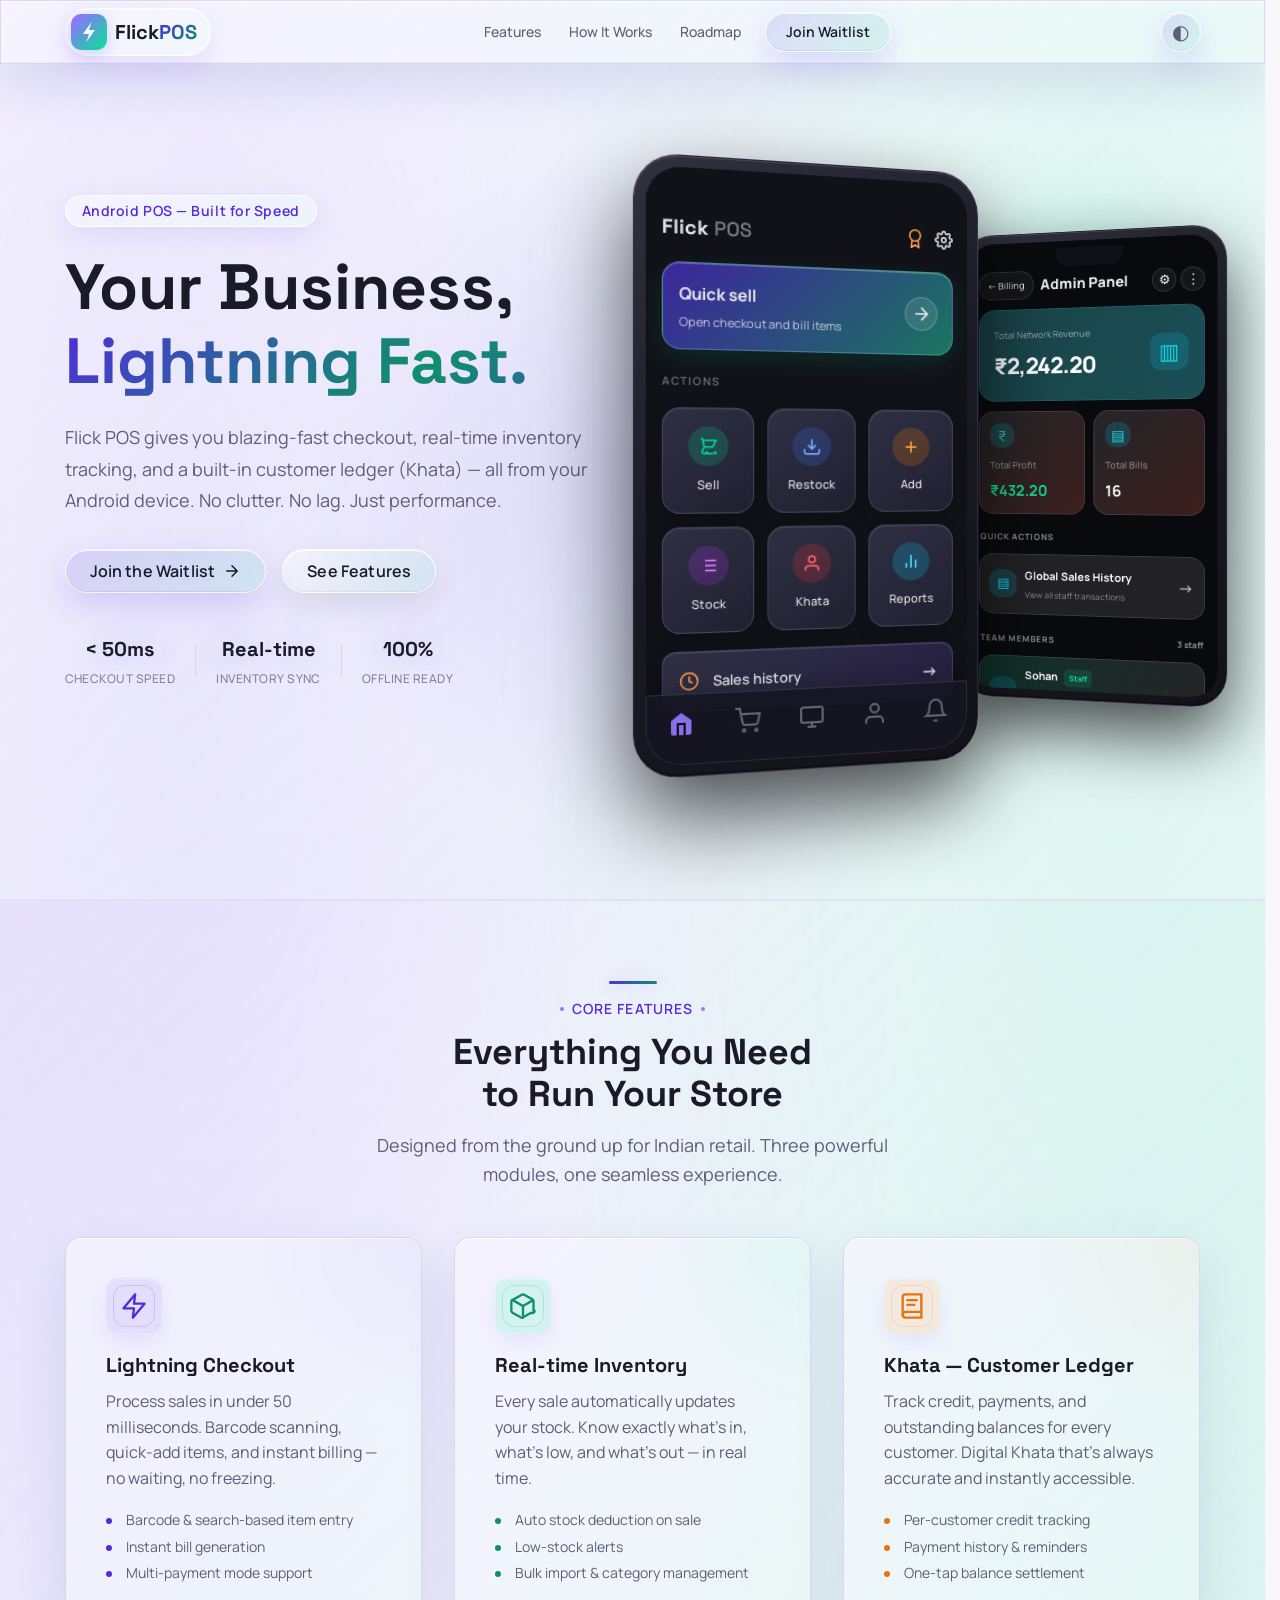
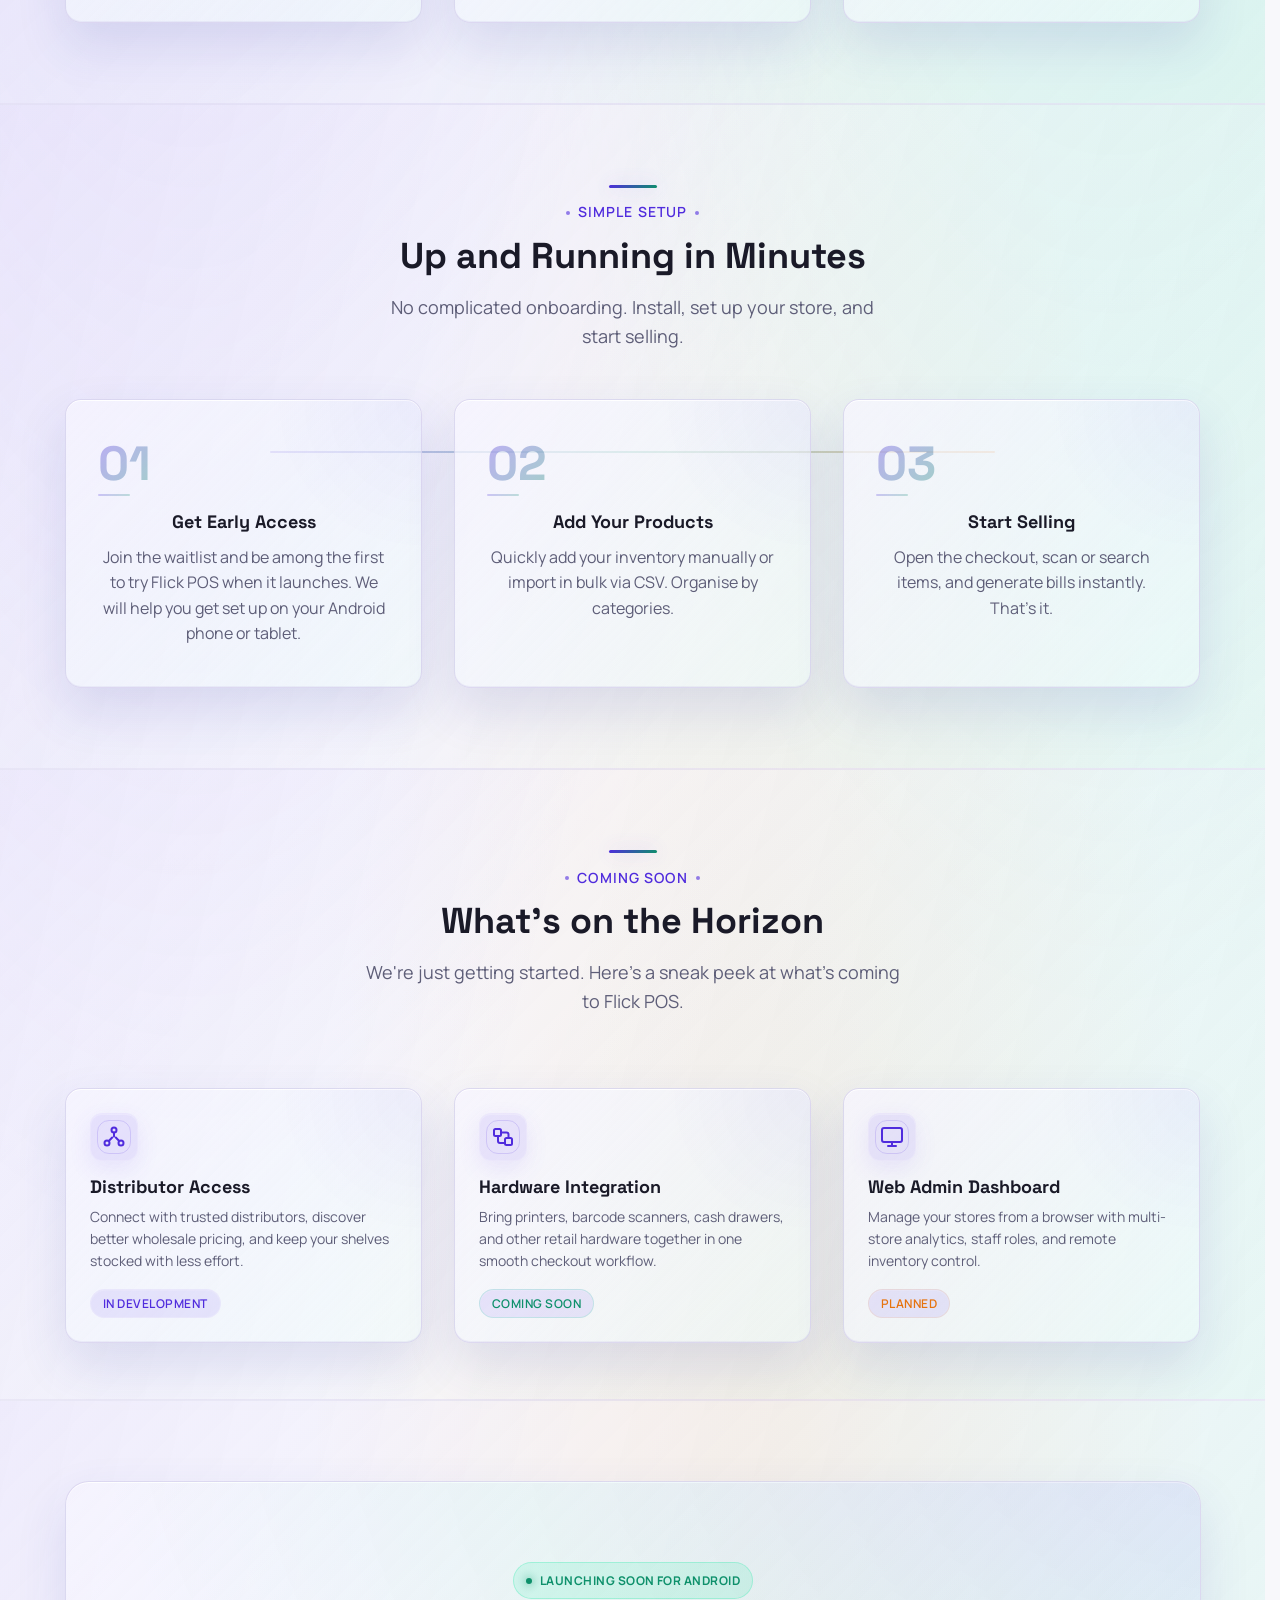
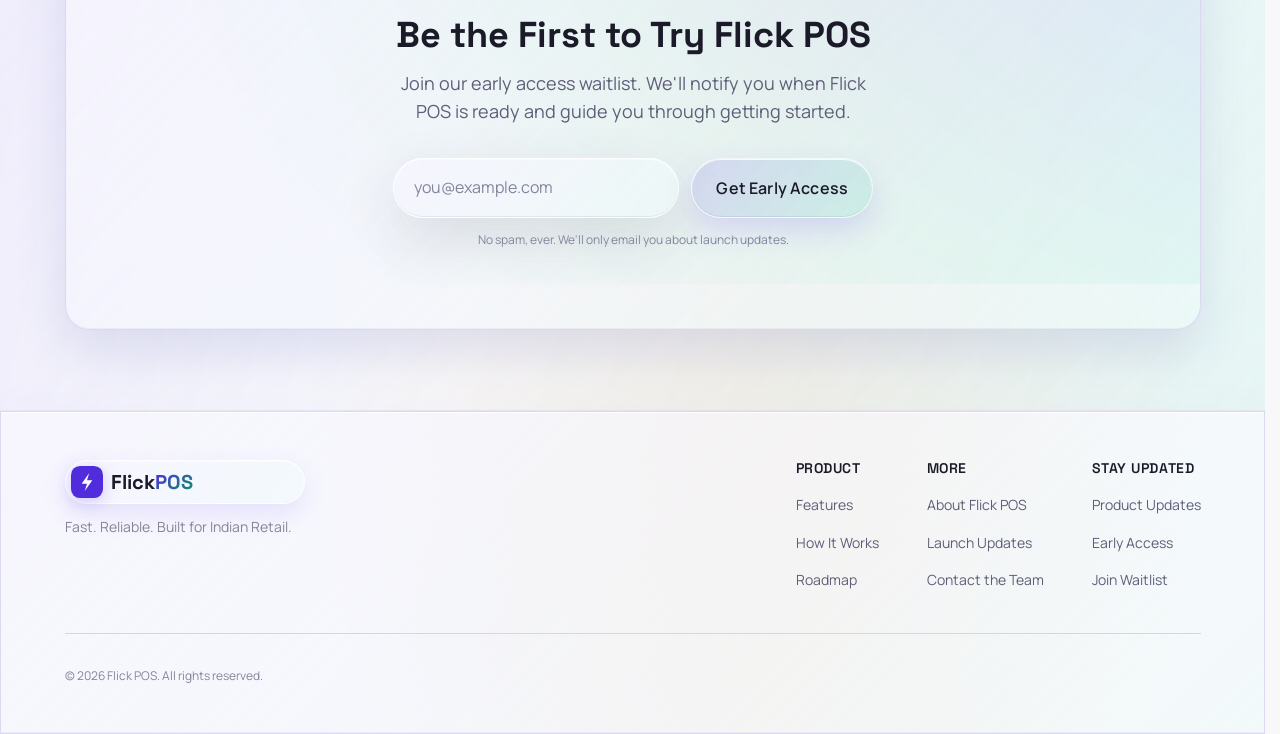
<file: index.html>
<!DOCTYPE html>
<html lang="en">
<head>
  <meta charset="UTF-8">
  <meta name="viewport" content="width=device-width, initial-scale=1.0">

  <!-- SEO Meta Tags -->
  <title>Flick POS — Lightning-Fast Point of Sale for Android</title>
  <meta name="description" content="Flick POS is a high-performance Android Point-of-Sale app with lightning-fast checkout, real-time inventory management, and Khata (customer ledger). Built for speed, reliability, and security.">
  <meta name="keywords" content="POS, Point of Sale, Android POS, Inventory Management, Khata, Customer Ledger, Fast Checkout, Flick POS">
  <meta name="author" content="Flick POS">

  <!-- Open Graph / Social Sharing -->
  <meta property="og:title" content="Flick POS — Lightning-Fast Point of Sale for Android">
  <meta property="og:description" content="Run your business smarter with lightning-fast checkout, real-time inventory, and built-in customer ledger. All on your Android device.">
  <meta property="og:type" content="website">
  <meta property="og:url" content="https://flickpos.app">
  <!-- <meta property="og:image" content="assets/og-image.png"> -->

  <!-- Favicon (placeholder) -->
  <!-- <link rel="icon" href="assets/favicon.svg" type="image/svg+xml"> -->

  <!-- Google Fonts — modern geometric display with a soft UI sans -->
  <link rel="preconnect" href="https://fonts.googleapis.com">
  <link rel="preconnect" href="https://fonts.gstatic.com" crossorigin>
  <link href="https://fonts.googleapis.com/css2?family=Manrope:wght@400;500;600;700;800&family=Space+Grotesk:wght@500;600;700&display=swap" rel="stylesheet">

  <!-- Stylesheets (Phase 2+) -->
  <link rel="stylesheet" href="style.css">
</head>
<body>

  <!-- 3D Ambient Background -->
  <div class="ambient-bg" aria-hidden="true">
  </div>

  <!-- ========================================================
       SKIP LINK — Accessibility: skip straight to main content
       ======================================================== -->
  <a href="#main-content" class="skip-link">Skip to main content</a>


  <!-- ========================================================
       HEADER / NAVIGATION
       Fixed top nav with logo, nav links, and CTA button.
       Mobile: collapses into hamburger menu.
       ======================================================== -->
  <header id="site-header" class="site-header">
    <div class="container header-inner">

      <!-- Brand / Logo -->
      <a href="#" class="brand" aria-label="Flick POS Home">
        <!-- Inline SVG logo mark — a stylised lightning bolt inside a rounded square -->
        <svg class="brand-icon" width="36" height="36" viewBox="0 0 36 36" fill="none" aria-hidden="true">
          <defs>
            <linearGradient id="brand-gradient" x1="4" y1="4" x2="32" y2="32" gradientUnits="userSpaceOnUse">
              <stop stop-color="#8F72FF"/>
              <stop offset="1" stop-color="#14D7A0"/>
            </linearGradient>
          </defs>
          <rect width="36" height="36" rx="10" fill="url(#brand-gradient)" class="brand-bg"/>
          <path d="M20.5 8L12 20h6l-2.5 8L24 16h-6l2.5-8z" fill="white"/>
        </svg>
        <span class="brand-name">Flick<span class="brand-accent">POS</span></span>
      </a>

      <!-- Desktop Navigation Links -->
      <nav id="primary-nav" class="primary-nav" aria-label="Primary navigation">
        <ul class="nav-list">
          <li><a href="#features" class="nav-link">Features</a></li>
          <li><a href="#how-it-works" class="nav-link">How It Works</a></li>
          <li><a href="#roadmap" class="nav-link">Roadmap</a></li>
          <li><a href="#waitlist" class="nav-link nav-link--cta">Join Waitlist</a></li>
        </ul>
      </nav>

      <!-- Theme Toggle -->
      <button
        id="theme-toggle"
        class="theme-toggle"
        type="button"
        aria-label="Switch to night mode"
        aria-pressed="false"
        title="Switch to night mode"
      >
        <span class="theme-toggle-icon theme-toggle-icon--sun" aria-hidden="true">☼</span>
        <span class="theme-toggle-icon theme-toggle-icon--moon" aria-hidden="true">◐</span>
      </button>

      <!-- Mobile Hamburger Toggle -->
      <button
        id="menu-toggle"
        class="menu-toggle"
        aria-label="Toggle navigation menu"
        aria-expanded="false"
        aria-controls="primary-nav"
      >
        <span class="hamburger-bar"></span>
        <span class="hamburger-bar"></span>
        <span class="hamburger-bar"></span>
      </button>

    </div>
  </header>


  <!-- ========================================================
       MAIN CONTENT
       ======================================================== -->
  <main id="main-content">


    <!-- ======================================================
         HERO SECTION
         Primary above-the-fold area. Headline, sub-headline,
         CTA buttons, and an app mockup visual.
         ====================================================== -->
    <section id="hero" class="hero section">
      <div class="container hero-inner">

        <!-- Text Content -->
        <div class="hero-content">
          <p class="hero-eyebrow">Android POS — Built for Speed</p>
          <h1 class="hero-title">
            Your Business,<br>
            <span class="text-gradient">Lightning Fast.</span>
          </h1>
          <p class="hero-subtitle">
            Flick POS gives you blazing-fast checkout, real-time inventory tracking, and a built-in customer ledger (Khata) — all from your Android device. No clutter. No lag. Just performance.
          </p>

          <!-- CTA Buttons -->
          <div class="hero-actions">
            <a href="#waitlist" class="btn btn-primary" id="hero-cta-primary">
              Join the Waitlist
              <svg class="btn-icon" width="18" height="18" viewBox="0 0 24 24" fill="none" stroke="currentColor" stroke-width="2" stroke-linecap="round" stroke-linejoin="round" aria-hidden="true">
                <path d="M5 12h14M12 5l7 7-7 7"/>
              </svg>
            </a>
            <a href="#features" class="btn btn-secondary" id="hero-cta-secondary">
              See Features
            </a>
          </div>

          <!-- Social Proof / Trust Badges (small stats strip) -->
          <div class="hero-trust">
            <div class="trust-item">
              <span class="trust-value">< 50ms</span>
              <span class="trust-label">Checkout Speed</span>
            </div>
            <div class="trust-divider" aria-hidden="true"></div>
            <div class="trust-item">
              <span class="trust-value">Real-time</span>
              <span class="trust-label">Inventory Sync</span>
            </div>
            <div class="trust-divider" aria-hidden="true"></div>
            <div class="trust-item">
              <span class="trust-value">100%</span>
              <span class="trust-label">Offline Ready</span>
            </div>
          </div>
        </div>

        <!-- 3D App Mockup -->
        <div class="hero-visual hero-visual--dual" data-tilt>
          <div class="cursor-aura" aria-hidden="true"></div>
          <svg class="growth-path" viewBox="0 0 520 360" fill="none" aria-hidden="true">
            <path class="growth-path-line" d="M16 310C94 296 102 254 164 268C224 281 242 228 294 232C354 237 352 166 406 174C451 180 456 106 504 42"/>
            <path class="growth-path-glow" d="M16 310C94 296 102 254 164 268C224 281 242 228 294 232C354 237 352 166 406 174C451 180 456 106 504 42"/>
          </svg>
          <div class="phone-glow phone-glow--home" aria-hidden="true"></div>
          <div class="phone-glow phone-glow--analytics" aria-hidden="true"></div>

          <!-- BACKGROUND PHONE (Analytics) -->
          <div class="phone-mockup phone-mockup--analytics">
            <div class="phone-notch" aria-hidden="true"></div>
            <div class="phone-screen phone-screen--dark">
              <div class="app-ui analytics-ui admin-panel-ui">
                <div class="admin-header">
                  <button class="admin-back-btn" type="button">← <span>Billing</span></button>
                  <div class="analytics-title">Admin Panel</div>
                  <div class="admin-header-actions"><button type="button">⚙</button><button type="button">⋮</button></div>
                </div>
                <div class="admin-revenue-card">
                  <div><div class="admin-label">Total Network Revenue</div><div class="admin-revenue">₹2,242.20</div></div>
                  <div class="admin-store-icon">▥</div>
                </div>
                <div class="admin-metrics">
                  <div class="admin-metric"><div class="admin-metric-icon">₹</div><div class="admin-label">Total Profit</div><strong>₹432.20</strong></div>
                  <div class="admin-metric"><div class="admin-metric-icon admin-metric-icon--cyan">▤</div><div class="admin-label">Total Bills</div><strong>16</strong></div>
                </div>
                <div class="admin-section-label">QUICK ACTIONS</div>
                <button class="admin-history-btn" type="button"><span class="admin-action-icon">▤</span><span><strong>Global Sales History</strong><small>View all staff transactions</small></span><b>→</b></button>
                <div class="admin-section-heading"><span>TEAM MEMBERS</span><small>3 staff</small></div>
                <button class="admin-team-card" type="button" data-staff="Sohan"><span class="admin-person-icon">●</span><span><strong>Sohan <em>Staff</em></strong><small>Radhe Shyam Store</small><small>474385@flickpos.com</small></span><b>→</b></button>
                <button class="admin-team-card" type="button" data-staff="Vansh"><span class="admin-person-icon">●</span><span><strong>Vansh <em>Staff</em></strong><small>Flick Ki Dukan</small><small>622728@flickpos.com</small></span><b>→</b></button>
              </div>
              <div class="app-ui staff-profile-ui">
                <div class="profile-header"><button class="profile-back-btn" type="button">←</button><div><h3>Staff Identity Hub</h3><span class="profile-email">622728@flickpos.com</span></div></div>
                <div class="profile-person"><div class="profile-avatar">V</div><div><strong class="profile-name">Vansh</strong><small class="profile-email">622728@flickpos.com</small><span class="profile-uid">UID: mD2dbxJMpT0K...</span></div><b><i></i> Active</b></div>
                <div class="profile-section-label">EXECUTIVE WORKSPACE</div>
                <div class="profile-actions"><button type="button"><span>▣</span><strong>Udhaar (Khata)</strong><small>Customer Ledgers</small></button><button type="button"><span>▤</span><strong>Bills &amp; Sales</strong><small>View Receipts</small></button><button type="button"><span>▰</span><strong>Inventory</strong><small>Live Stock Status</small></button><button type="button"><span>⌁</span><strong>Performance</strong><small>Analytics &amp; Reports</small></button></div>
                <div class="profile-section-label">RECENT ACTIVITY STREAM</div>
                <div class="profile-activity"><span>▤</span><div><strong>Billed ₹50 (2 pcs)</strong><small>25 Aug, 10:25 am</small></div></div>
                <div class="profile-activity"><span>▤</span><div><strong>Billed ₹525 (21 pcs)</strong><small>19 Aug, 08:23 pm</small></div></div>
                <div class="profile-activity"><span>▰</span><div><strong>Added new product: 'Chips' (25.0 units)</strong><small>19 Aug, 08:23 pm</small></div></div>
              </div>
              <div class="app-ui global-history-ui">
                <div class="history-header"><button class="history-back-btn" type="button">←</button><div><h3>Global Sales History</h3><span>All Staff Transactions</span></div></div>
                <div class="history-card"><div class="history-card-head"><span class="history-icon">▤</span><span><strong>Flick</strong><small>Aug 27, 2026 • 07:49 pm</small></span></div><div class="history-line"><span>6.0 pcs x Chips</span><b>₹120</b></div><div class="history-total"><span>Subtotal: ₹120</span><span class="history-discount">Discount: -₹2</span><strong>Grand Total: ₹118</strong></div></div>
                <div class="history-card"><div class="history-card-head"><span class="history-icon">▤</span><span><strong>Flick</strong><small>Aug 27, 2026 • 01:06 pm</small></span></div><div class="history-line"><span>6.0 pcs x Chips</span><b>₹120</b></div><div class="history-total"><strong>Total: ₹120</strong></div></div>
                <div class="history-card"><div class="history-card-head"><span class="history-icon">▤</span><span><strong>Vansh</strong><small>Aug 25, 2026 • 10:25 am</small></span></div><div class="history-line"><span>2.0 pcs x Chips</span><b>₹50</b></div><div class="history-total"><strong>Total: ₹50</strong></div></div>
                <div class="history-card"><div class="history-card-head"><span class="history-icon">▤</span><span><strong>Patel Store</strong><small>Aug 25, 2026 • 10:20 am</small></span></div><div class="history-line"><span>3.0 pcs x Chips</span><b>₹60</b></div><div class="history-total"><strong>Total: ₹60</strong></div></div>
              </div>
            </div>
          </div>

          <!-- FOREGROUND PHONE (Home) -->
          <div class="phone-mockup phone-mockup--home">
            <div class="phone-notch" aria-hidden="true"></div>
            <div class="phone-screen phone-screen--dark">
              <div class="app-ui home-ui">
                <div class="home-header">
                  <div class="home-brand">Flick <span class="home-brand-accent">POS</span></div>
                  <div class="home-header-actions">
                    <div class="icon-medal">
                      <svg width="20" height="20" viewBox="0 0 24 24" fill="none" stroke="var(--color-tertiary)" stroke-width="2" stroke-linejoin="round"><circle cx="12" cy="8" r="7"/><polyline points="8.21 13.89 7 23 12 20 17 23 15.79 13.88"/></svg>
                    </div>
                    <div class="icon-settings">
                      <svg width="20" height="20" viewBox="0 0 24 24" fill="none" stroke="currentColor" stroke-width="2"><circle cx="12" cy="12" r="3"/><path d="M19.4 15a1.65 1.65 0 0 0 .33 1.82l.06.06a2 2 0 0 1 0 2.83 2 2 0 0 1-2.83 0l-.06-.06a1.65 1.65 0 0 0-1.82-.33 1.65 1.65 0 0 0-1 1.51V21a2 2 0 0 1-2 2 2 2 0 0 1-2-2v-.09A1.65 1.65 0 0 0 9 19.4a1.65 1.65 0 0 0-1.82.33l-.06.06a2 2 0 0 1-2.83 0 2 2 0 0 1 0-2.83l.06-.06a1.65 1.65 0 0 0 .33-1.82 1.65 1.65 0 0 0-1.51-1H3a2 2 0 0 1-2-2 2 2 0 0 1 2-2h.09A1.65 1.65 0 0 0 4.6 9a1.65 1.65 0 0 0-.33-1.82l-.06-.06a2 2 0 0 1 0-2.83 2 2 0 0 1 2.83 0l.06.06a1.65 1.65 0 0 0 1.82.33H9a1.65 1.65 0 0 0 1-1.51V3a2 2 0 0 1 2-2 2 2 0 0 1 2 2v.09a1.65 1.65 0 0 0 1 1.51 1.65 1.65 0 0 0 1.82-.33l.06-.06a2 2 0 0 1 2.83 0 2 2 0 0 1 0 2.83l-.06.06a1.65 1.65 0 0 0-.33 1.82V9a1.65 1.65 0 0 0 1.51 1H21a2 2 0 0 1 2 2 2 2 0 0 1-2 2h-.09a1.65 1.65 0 0 0-1.51 1z"/></svg>
                    </div>
                  </div>
                </div>
                
                <div class="quick-sell-banner">
                  <div class="quick-sell-text">
                    <div class="quick-sell-title">Quick sell</div>
                    <div class="quick-sell-subtitle">Open checkout and bill items</div>
                  </div>
                  <button class="quick-sell-arrow"><svg width="20" height="20" viewBox="0 0 24 24" fill="none" stroke="currentColor" stroke-width="2"><path d="M5 12h14M12 5l7 7-7 7"/></svg></button>
                </div>

                <div class="home-section-title">ACTIONS</div>
                
                <div class="actions-grid">
                  <div class="action-btn" data-target="billing-ui">
                    <div class="action-icon action-icon--sell">
                      <svg width="20" height="20" viewBox="0 0 24 24" fill="none" stroke="currentColor" stroke-width="2"><path d="M3 3h2l.4 2M7 13h10l4-8H5.4M7 13L5.4 5M7 13l-2.29 5.14A2 2 0 0 0 6.53 21h10.94M10 21a1 1 0 1 0 0-2 1 1 0 0 0 0 2zm10 0a1 1 0 1 0 0-2 1 1 0 0 0 0 2z"/></svg>
                    </div>
                    <span class="action-label">Sell</span>
                  </div>
                  <div class="action-btn" data-target="restock-ui">
                    <div class="action-icon action-icon--restock">
                      <svg width="20" height="20" viewBox="0 0 24 24" fill="none" stroke="currentColor" stroke-width="2"><path d="M21 15v4a2 2 0 0 1-2 2H5a2 2 0 0 1-2-2v-4M7 10l5 5 5-5M12 15V3"/></svg>
                    </div>
                    <span class="action-label">Restock</span>
                  </div>
                  <div class="action-btn" data-target="add-inventory-ui">
                    <div class="action-icon action-icon--add">
                      <svg width="20" height="20" viewBox="0 0 24 24" fill="none" stroke="currentColor" stroke-width="2"><line x1="12" y1="5" x2="12" y2="19"/><line x1="5" y1="12" x2="19" y2="12"/></svg>
                    </div>
                    <span class="action-label">Add</span>
                  </div>
                  <div class="action-btn" data-target="inventory-ui">
                    <div class="action-icon action-icon--stock">
                      <svg width="20" height="20" viewBox="0 0 24 24" fill="none" stroke="currentColor" stroke-width="2"><line x1="8" y1="6" x2="21" y2="6"/><line x1="8" y1="12" x2="21" y2="12"/><line x1="8" y1="18" x2="21" y2="18"/><line x1="3" y1="6" x2="3.01" y2="6"/><line x1="3" y1="12" x2="3.01" y2="12"/><line x1="3" y1="18" x2="3.01" y2="18"/></svg>
                    </div>
                    <span class="action-label">Stock</span>
                  </div>
                  <div class="action-btn" data-target="khata-ui">
                    <div class="action-icon action-icon--khata">
                      <svg width="20" height="20" viewBox="0 0 24 24" fill="none" stroke="currentColor" stroke-width="2"><path d="M20 21v-2a4 4 0 0 0-4-4H8a4 4 0 0 0-4 4v2"/><circle cx="12" cy="7" r="4"/></svg>
                    </div>
                    <span class="action-label">Khata</span>
                  </div>
                  <div class="action-btn" data-target="reports-ui">
                    <div class="action-icon action-icon--reports">
                      <svg width="20" height="20" viewBox="0 0 24 24" fill="none" stroke="currentColor" stroke-width="2"><line x1="18" y1="20" x2="18" y2="10"/><line x1="12" y1="20" x2="12" y2="4"/><line x1="6" y1="20" x2="6" y2="14"/></svg>
                    </div>
                    <span class="action-label">Reports</span>
                  </div>
                </div>

                <div class="sales-history-banner">
                  <div class="sales-history-icon">
                    <svg width="18" height="18" viewBox="0 0 24 24" fill="none" stroke="currentColor" stroke-width="2"><circle cx="12" cy="12" r="10"/><polyline points="12 6 12 12 16 14"/></svg>
                  </div>
                  <span class="sales-history-text">Sales history</span>
                  <span class="sales-history-arrow">→</span>
                </div>

                <div class="app-ui sub-ui sales-analytics-ui" id="sales-analytics-ui">
                  <div class="sub-header"><button class="back-btn" type="button">←</button><div class="sub-header-title">Sales Analytics</div></div>
                  <div class="sales-summary"><div class="summary-label">Total Revenue</div><strong>₹747.20</strong><div class="summary-divider"></div><div class="summary-columns"><span>Total Bills<b>9 generated</b></span><span>Discount Given<b class="summary-discount">₹18.80</b></span></div></div>
                  <div class="sales-section-label">RECENT TRANSACTIONS</div>
                  <div class="transaction-card"><div class="transaction-head"><span class="transaction-icon">▤</span><span><strong>Bill #TXN-FB7694EB</strong><small>27 Aug, 07:49 pm<br>Billed by: Flick</small></span><b class="share-icon">•</b></div><div class="transaction-line"><span>6 pcs Chips</span><strong>6 Items</strong></div><div class="transaction-total"><span>Subtotal: ₹120</span><span>Discount: -₹2.40</span><strong>Grand Total: ₹117.60</strong></div></div>
                  <div class="transaction-card"><div class="transaction-head"><span class="transaction-icon">▤</span><span><strong>Bill #TXN-4D6A24A4</strong><small>27 Aug, 01:06 pm<br>Billed by: Flick</small></span><b class="share-icon">•</b></div><div class="transaction-line"><span>6 pcs Chips</span><strong>6 Items</strong></div><div class="transaction-total"><strong>Total: ₹120</strong></div></div>
                  <div class="transaction-card"><div class="transaction-head"><span class="transaction-icon">▤</span><span><strong>Bill #TXN-DC52D495</strong><small>25 Aug, 10:20 am</small></span><b class="share-icon">•</b></div><div class="transaction-line"><span>2 pcs Chips</span><strong>2 Items</strong></div><div class="transaction-total"><strong>Total: ₹50</strong></div></div>
                </div>

                <div class="app-ui sub-ui reports-ui" id="reports-ui">
                  <div class="reports-header"><button class="reports-back-btn back-btn" type="button">←</button><h3>Analytics &amp; Reports</h3></div>
                  <div class="report-filters"><button class="report-filter is-active" type="button">✓ &nbsp;All Time</button><button class="report-filter" type="button">Today</button><button class="report-filter" type="button">Last 7 Days</button><button class="report-filter" type="button">Last 15 Days</button></div>
                  <div class="report-metrics"><div class="report-metric report-metric--revenue"><span class="report-metric-icon">▣</span><small>Total Revenue</small><strong>₹807</strong></div><div class="report-metric report-metric--profit"><span class="report-metric-icon">⌁</span><small>Net Profit</small><strong>₹69</strong></div><div class="report-metric report-metric--sold"><span class="report-metric-icon">▰</span><small>Items Sold</small><strong>41</strong></div><div class="report-metric report-metric--discounts"><span class="report-metric-icon">◆</span><small>Discounts</small><strong>-₹19</strong></div></div>
                  <div class="report-chart"><div class="report-chart-title"><span>⌁</span><strong>Revenue (Last 7 Days)</strong></div><div class="report-bars"><div><b>₹40</b><i style="height: 24px"></i><small>Sat</small></div><div><b>₹100</b><i style="height: 52px"></i><small>Sun</small></div><div><b>₹30</b><i style="height: 18px"></i><small>Mon</small></div><div><b>₹60</b><i style="height: 36px"></i><small>Tue</small></div><div><b>₹0</b><i style="height: 4px"></i><small>Wed</small></div><div class="is-highlight"><b>₹238</b><i style="height: 86px"></i><small>Thu</small></div><div><b>₹60</b><i style="height: 36px"></i><small>Fri</small></div></div></div>
                  <div class="report-section-title">🏆 Top Sellers</div>
                  <div class="top-seller-row"><span>#1</span><strong>Chips</strong><small>41 pcs</small></div>
                  <button class="report-generate-btn" type="button">▣ &nbsp; Generate End-of-Day Report</button>
                </div>

                <div class="bottom-nav">
                  <div class="nav-item nav-item--active">
                    <svg width="24" height="24" viewBox="0 0 24 24" fill="currentColor"><path d="M3 9l9-7 9 7v11a2 2 0 0 1-2 2H5a2 2 0 0 1-2-2z"/><polyline points="9 22 9 12 15 12 15 22" stroke="var(--color-surface)" stroke-width="2"/></svg>
                  </div>
                  <div class="nav-item">
                    <svg width="24" height="24" viewBox="0 0 24 24" fill="none" stroke="currentColor" stroke-width="2"><circle cx="9" cy="21" r="1"/><circle cx="20" cy="21" r="1"/><path d="M1 1h4l2.68 13.39a2 2 0 0 0 2 1.61h9.72a2 2 0 0 0 2-1.61L23 6H6"/></svg>
                  </div>
                  <div class="nav-item">
                    <svg width="24" height="24" viewBox="0 0 24 24" fill="none" stroke="currentColor" stroke-width="2"><rect x="2" y="3" width="20" height="14" rx="2" ry="2"/><line x1="8" y1="21" x2="16" y2="21"/><line x1="12" y1="17" x2="12" y2="21"/></svg>
                  </div>
                  <div class="nav-item">
                    <svg width="24" height="24" viewBox="0 0 24 24" fill="none" stroke="currentColor" stroke-width="2"><path d="M20 21v-2a4 4 0 0 0-4-4H8a4 4 0 0 0-4 4v2"/><circle cx="12" cy="7" r="4"/></svg>
                  </div>
                  <div class="nav-item">
                    <svg width="24" height="24" viewBox="0 0 24 24" fill="none" stroke="currentColor" stroke-width="2"><path d="M18 8A6 6 0 0 0 6 8c0 7-3 9-3 9h18s-3-2-3-9"/><path d="M13.73 21a2 2 0 0 1-3.46 0"/></svg>
                </div>
              </div>

              <!-- Point of Sale (Billing) UI -->
              <div class="app-ui sub-ui billing-ui" id="billing-ui">
                <div class="sub-header">
                  <button class="back-btn"><svg width="24" height="24" viewBox="0 0 24 24" fill="none" stroke="currentColor" stroke-width="2" stroke-linecap="round" stroke-linejoin="round"><line x1="19" y1="12" x2="5" y2="12"></line><polyline points="12 19 5 12 12 5"></polyline></svg></button>
                  <div class="sub-header-title">Point of Sale ⚡</div>
                </div>
                <div class="sub-ui-content">
                  <div class="sub-banner sub-banner--laser">
                    <div class="sub-banner-icon"><svg width="24" height="24" viewBox="0 0 24 24" fill="currentColor"><path d="M3 5a2 2 0 0 1 2-2h4v2H5v4H3V5zm14-2h4a2 2 0 0 1 2 2v4h-2V5h-4V3zM3 19v-4h2v4h4v2H5a2 2 0 0 1-2-2zm18 0a2 2 0 0 1-2 2h-4v-2h4v-4h2v4zM7 7h10v10H7V7zm2 2v6h6V9H9z"/></svg></div>
                    <div class="sub-banner-text">
                      <div class="sub-banner-title">Continuous Laser Scanner ⚡</div>
                      <div class="sub-banner-subtitle">Scan items rapidly without closing camera</div>
                    </div>
                    <div class="sub-banner-arrow">></div>
                  </div>
                  <div class="search-box">
                    <svg width="18" height="18" viewBox="0 0 24 24" fill="none" stroke="currentColor" stroke-width="2"><circle cx="11" cy="11" r="8"/><line x1="21" y1="21" x2="16.65" y2="16.65"/></svg>
                    <input type="text" placeholder="Search Item...">
                  </div>
                  <div class="instruction-text">Tap items below or enter quantity manually:</div>
                  <div class="item-card item-card--active">
                    <div class="item-info">
                      <div class="item-name">Chips</div>
                      <div class="item-meta">₹20 &bull; 59 pcs left</div>
                    </div>
                    <div class="item-actions">
                      <button class="qty-btn btn-minus">-</button>
                      <span class="qty-value">2</span>
                      <button class="qty-btn btn-plus">+</button>
                    </div>
                    <div class="item-card-dropdown">
                      <svg width="16" height="16" viewBox="0 0 24 24" fill="none" stroke="currentColor" stroke-width="2"><polyline points="6 9 12 15 18 9"/></svg>
                    </div>
                  </div>
                  
                  <div class="checkout-footer">
                    <div class="payment-tabs">
                      <button class="payment-tab active"><span class="tab-icon">💵</span> Cash / Online</button>
                      <button class="payment-tab"><span class="tab-icon">📓</span> Udhaar (Khata)</button>
                    </div>
                    <div class="checkout-row">
                      <span class="checkout-label">Subtotal (2 items)</span>
                      <span class="checkout-value">₹40</span>
                    </div>
                    <div class="checkout-row">
                      <span class="checkout-label text-highlight">Discount (%)</span>
                      <input type="text" class="discount-input" placeholder="">
                    </div>
                    <div class="checkout-row checkout-row--total">
                      <span class="checkout-label">Final Total</span>
                      <span class="checkout-value text-green">₹ 40</span>
                    </div>
                    <button class="btn-complete-sale">Complete Sale</button>
                  </div>
                  
                  <div class="bottom-nav">
                    <div class="nav-item">
                      <svg width="24" height="24" viewBox="0 0 24 24" fill="none" stroke="currentColor" stroke-width="2"><path d="M3 9l9-7 9 7v11a2 2 0 0 1-2 2H5a2 2 0 0 1-2-2z"/><polyline points="9 22 9 12 15 12 15 22"/></svg>
                    </div>
                    <div class="nav-item nav-item--active">
                      <svg width="24" height="24" viewBox="0 0 24 24" fill="currentColor"><circle cx="9" cy="21" r="2"/><circle cx="20" cy="21" r="2"/><path d="M1 1h4l2.68 13.39a2 2 0 0 0 2 1.61h9.72a2 2 0 0 0 2-1.61L23 6H6"/></svg>
                    </div>
                    <div class="nav-item">
                      <svg width="24" height="24" viewBox="0 0 24 24" fill="none" stroke="currentColor" stroke-width="2"><rect x="2" y="3" width="20" height="14" rx="2" ry="2"/><line x1="8" y1="21" x2="16" y2="21"/><line x1="12" y1="17" x2="12" y2="21"/></svg>
                    </div>
                    <div class="nav-item">
                      <svg width="24" height="24" viewBox="0 0 24 24" fill="none" stroke="currentColor" stroke-width="2"><path d="M20 21v-2a4 4 0 0 0-4-4H8a4 4 0 0 0-4 4v2"/><circle cx="12" cy="7" r="4"/></svg>
                    </div>
                    <div class="nav-item">
                      <svg width="24" height="24" viewBox="0 0 24 24" fill="none" stroke="currentColor" stroke-width="2"><path d="M18 8A6 6 0 0 0 6 8c0 7-3 9-3 9h18s-3-2-3-9"/><path d="M13.73 21a2 2 0 0 1-3.46 0"/></svg>
                    </div>
                  </div>
                </div>
              </div>

              <!-- Quick Restock UI -->
              <div class="app-ui sub-ui restock-ui" id="restock-ui">
                <div class="sub-header">
                  <button class="back-btn"><svg width="24" height="24" viewBox="0 0 24 24" fill="none" stroke="currentColor" stroke-width="2" stroke-linecap="round" stroke-linejoin="round"><line x1="19" y1="12" x2="5" y2="12"></line><polyline points="12 19 5 12 12 5"></polyline></svg></button>
                  <div class="sub-header-title">Quick Restock 📦</div>
                </div>
                <div class="sub-ui-content">
                  <div class="sub-banner sub-banner--restock">
                    <div class="sub-banner-icon"><svg width="24" height="24" viewBox="0 0 24 24" fill="currentColor"><path d="M3 5a2 2 0 0 1 2-2h4v2H5v4H3V5zm14-2h4a2 2 0 0 1 2 2v4h-2V5h-4V3zM3 19v-4h2v4h4v2H5a2 2 0 0 1-2-2zm18 0a2 2 0 0 1-2 2h-4v-2h4v-4h2v4zM7 7h10v10H7V7zm2 2v6h6V9H9z"/></svg></div>
                    <div class="sub-banner-text">
                      <div class="sub-banner-title">Scan Carton Barcode ⚡</div>
                      <div class="sub-banner-subtitle">Instant shipment update without typing</div>
                    </div>
                    <div class="sub-banner-arrow">></div>
                  </div>
                  <div class="search-box search-box--tall">
                    <svg width="18" height="18" viewBox="0 0 24 24" fill="none" stroke="var(--color-primary)" stroke-width="2"><circle cx="11" cy="11" r="8"/><line x1="21" y1="21" x2="16.65" y2="16.65"/></svg>
                    <input type="text" placeholder="Search by product name, brand, or barcode...">
                  </div>
                  <div class="filter-tabs">
                    <button class="filter-tab active">All Items</button>
                    <button class="filter-tab">Low Stock ⚠️</button>
                    <button class="filter-tab">Expiring Soon ⏳</button>
                  </div>
                  <div class="item-card item-card--restock">
                    <div class="item-info">
                      <div class="item-name">Chips</div>
                      <div class="item-meta">General Distributor &bull; Groceries</div>
                    </div>
                    <div class="item-stock-info">
                      <div class="stock-qty">61.0</div>
                      <div class="stock-label">in stock</div>
                    </div>
                    <button class="btn-add">+ Add</button>
                  </div>
                </div>
              </div>

              <!-- Inventory UI -->
              <div class="app-ui sub-ui inventory-ui" id="inventory-ui">
                <div class="sub-header">
                  <button class="back-btn"><svg width="24" height="24" viewBox="0 0 24 24" fill="none" stroke="currentColor" stroke-width="2" stroke-linecap="round" stroke-linejoin="round"><line x1="19" y1="12" x2="5" y2="12"></line><polyline points="12 19 5 12 12 5"></polyline></svg></button>
                  <div class="sub-header-title">Inventory</div>
                  <div class="header-icon"><svg width="20" height="20" viewBox="0 0 24 24" fill="none" stroke="currentColor" stroke-width="2"><rect x="3" y="3" width="18" height="18" rx="2" ry="2"/><line x1="12" y1="8" x2="12" y2="16"/><line x1="16" y1="12" x2="16" y2="16"/><line x1="8" y1="10" x2="8" y2="16"/></svg></div>
                </div>
                <div class="sub-ui-content inventory-content">
                  <div class="search-box">
                    <svg width="18" height="18" viewBox="0 0 24 24" fill="none" stroke="currentColor" stroke-width="2"><circle cx="11" cy="11" r="8"/><line x1="21" y1="21" x2="16.65" y2="16.65"/></svg>
                    <input type="text" placeholder="Search Item...">
                  </div>
                  <div class="item-card item-card--inventory">
                    <div class="item-info">
                      <div class="item-name">Chips</div>
                      <div class="item-meta">Groceries</div>
                    </div>
                    <div class="item-price-info">
                      <div class="item-price">₹20</div>
                      <div class="item-stock">Stock: 61 pcs</div>
                    </div>
                  </div>
                  
                  <div class="bottom-nav">
                    <div class="nav-item">
                      <svg width="24" height="24" viewBox="0 0 24 24" fill="none" stroke="currentColor" stroke-width="2"><path d="M3 9l9-7 9 7v11a2 2 0 0 1-2 2H5a2 2 0 0 1-2-2z"/><polyline points="9 22 9 12 15 12 15 22"/></svg>
                    </div>
                    <div class="nav-item">
                      <svg width="24" height="24" viewBox="0 0 24 24" fill="none" stroke="currentColor" stroke-width="2"><circle cx="9" cy="21" r="2"/><circle cx="20" cy="21" r="2"/><path d="M1 1h4l2.68 13.39a2 2 0 0 0 2 1.61h9.72a2 2 0 0 0 2-1.61L23 6H6"/></svg>
                    </div>
                    <div class="nav-item nav-item--active">
                      <svg width="24" height="24" viewBox="0 0 24 24" fill="currentColor"><rect x="2" y="3" width="20" height="14" rx="2" ry="2"/><line x1="8" y1="21" x2="16" y2="21"/><line x1="12" y1="17" x2="12" y2="21"/></svg>
                    </div>
                    <div class="nav-item">
                      <svg width="24" height="24" viewBox="0 0 24 24" fill="none" stroke="currentColor" stroke-width="2"><path d="M20 21v-2a4 4 0 0 0-4-4H8a4 4 0 0 0-4 4v2"/><circle cx="12" cy="7" r="4"/></svg>
                    </div>
                    <div class="nav-item">
                      <svg width="24" height="24" viewBox="0 0 24 24" fill="none" stroke="currentColor" stroke-width="2"><path d="M18 8A6 6 0 0 0 6 8c0 7-3 9-3 9h18s-3-2-3-9"/><path d="M13.73 21a2 2 0 0 1-3.46 0"/></svg>
                    </div>
                  </div>
                </div>
              </div>

              <!-- Khata Book UI -->
              <div class="app-ui sub-ui khata-ui" id="khata-ui">
                <div class="sub-header">
                  <button class="back-btn"><svg width="24" height="24" viewBox="0 0 24 24" fill="none" stroke="currentColor" stroke-width="2" stroke-linecap="round" stroke-linejoin="round"><line x1="19" y1="12" x2="5" y2="12"></line><polyline points="12 19 5 12 12 5"></polyline></svg></button>
                  <div class="sub-header-title">Khata Book</div>
                  <div class="header-icon"><svg width="20" height="20" viewBox="0 0 24 24" fill="none" stroke="currentColor" stroke-width="2"><line x1="12" y1="5" x2="12" y2="19"/><line x1="5" y1="12" x2="19" y2="12"/></svg></div>
                </div>
                <div class="sub-ui-content khata-content">
                  <div class="khata-summary">
                    <div class="summary-label">Net Pending Credit (Udhaar)</div>
                    <div class="summary-amount">₹2,159.62</div>
                    <div class="summary-meta">1 active khata</div>
                  </div>
                  <div class="search-box">
                    <svg width="18" height="18" viewBox="0 0 24 24" fill="none" stroke="currentColor" stroke-width="2"><circle cx="11" cy="11" r="8"/><line x1="21" y1="21" x2="16.65" y2="16.65"/></svg>
                    <input type="text" placeholder="Search by name or phone...">
                  </div>
                  <div class="item-card item-card--khata">
                    <div class="khata-avatar">S</div>
                    <div class="item-info">
                      <div class="item-name">Sohan</div>
                      <div class="item-meta">📞 1234567890<br>25 Aug, 09:01 pm</div>
                    </div>
                    <div class="khata-amount-info">
                      <div class="khata-amount">₹2,159.62</div>
                      <div class="khata-label">You will get</div>
                    </div>
                  </div>
                  
                  <div class="bottom-nav">
                    <div class="nav-item">
                      <svg width="24" height="24" viewBox="0 0 24 24" fill="none" stroke="currentColor" stroke-width="2"><path d="M3 9l9-7 9 7v11a2 2 0 0 1-2 2H5a2 2 0 0 1-2-2z"/><polyline points="9 22 9 12 15 12 15 22"/></svg>
                    </div>
                    <div class="nav-item">
                      <svg width="24" height="24" viewBox="0 0 24 24" fill="none" stroke="currentColor" stroke-width="2"><circle cx="9" cy="21" r="2"/><circle cx="20" cy="21" r="2"/><path d="M1 1h4l2.68 13.39a2 2 0 0 0 2 1.61h9.72a2 2 0 0 0 2-1.61L23 6H6"/></svg>
                    </div>
                    <div class="nav-item">
                      <svg width="24" height="24" viewBox="0 0 24 24" fill="none" stroke="currentColor" stroke-width="2"><rect x="2" y="3" width="20" height="14" rx="2" ry="2"/><line x1="8" y1="21" x2="16" y2="21"/><line x1="12" y1="17" x2="12" y2="21"/></svg>
                    </div>
                    <div class="nav-item nav-item--active">
                      <svg width="24" height="24" viewBox="0 0 24 24" fill="currentColor"><path d="M20 21v-2a4 4 0 0 0-4-4H8a4 4 0 0 0-4 4v2"/><circle cx="12" cy="7" r="4"/></svg>
                    </div>
                    <div class="nav-item">
                      <svg width="24" height="24" viewBox="0 0 24 24" fill="none" stroke="currentColor" stroke-width="2"><path d="M18 8A6 6 0 0 0 6 8c0 7-3 9-3 9h18s-3-2-3-9"/><path d="M13.73 21a2 2 0 0 1-3.46 0"/></svg>
                    </div>
                  </div>
                </div>
              </div>

              <!-- Add Inventory Item UI -->
              <div class="app-ui sub-ui add-inventory-ui" id="add-inventory-ui">
                <div class="sub-header">
                  <button class="back-btn"><svg width="24" height="24" viewBox="0 0 24 24" fill="none" stroke="currentColor" stroke-width="2" stroke-linecap="round" stroke-linejoin="round"><line x1="19" y1="12" x2="5" y2="12"></line><polyline points="12 19 5 12 12 5"></polyline></svg></button>
                  <div class="sub-header-title">Add Inventory Item</div>
                </div>
                <div class="sub-ui-content add-inventory-content">
                  <div class="sub-banner sub-banner--magic">
                    <div class="sub-banner-title">✨ Magic Scanner</div>
                    <div class="magic-input-row">
                      <div class="input-box">
                        <input type="text" placeholder="Barcode Number">
                      </div>
                      <button class="btn-icon-blue"><svg width="18" height="18" viewBox="0 0 24 24" fill="currentColor"><path d="M3 5a2 2 0 0 1 2-2h4v2H5v4H3V5zm14-2h4a2 2 0 0 1 2 2v4h-2V5h-4V3zM3 19v-4h2v4h4v2H5a2 2 0 0 1-2-2zm18 0a2 2 0 0 1-2 2h-4v-2h4v-4h2v4zM7 7h10v10H7V7zm2 2v6h6V9H9z"/></svg></button>
                      <button class="btn-fetch">Fetch</button>
                    </div>
                  </div>
                  
                  <div class="form-container">
                    <div class="form-field">
                      <input type="text" placeholder="Product Name *">
                    </div>
                    <div class="form-row">
                      <div class="form-field form-field--labeled">
                        <label>Category</label>
                        <input type="text" value="Groceries">
                      </div>
                      <div class="form-field form-field--labeled">
                        <label>Brand</label>
                        <input type="text" value="General Distribut">
                      </div>
                    </div>
                    <div class="form-row">
                      <div class="form-field form-field--labeled">
                        <label>Purchase (₹)</label>
                        <input type="text" placeholder="">
                      </div>
                      <div class="form-field form-field--labeled">
                        <label>Selling (₹) *</label>
                        <input type="text" placeholder="">
                      </div>
                    </div>
                    
                    <div class="form-section-title">Unit of Measurement</div>
                    <div class="uom-tabs">
                      <button class="uom-tab active">pcs</button>
                      <button class="uom-tab">kg</button>
                      <button class="uom-tab">g</button>
                      <button class="uom-tab">L</button>
                      <button class="uom-tab">ml</button>
                    </div>
                    
                    <div class="form-row">
                      <div class="form-field">
                        <input type="text" placeholder="Initial Stock *">
                      </div>
                      <div class="form-field form-field--labeled">
                        <label>Low Alert</label>
                        <input type="text" value="5">
                      </div>
                    </div>
                    
                    <button class="btn-save-product">Save Product</button>
                  </div>
                </div>
              </div>
            </div>
          </div>

        </div>

      </div>
    </section>


    <!-- ======================================================
         FEATURES SECTION
         Three-column card grid showcasing core features:
         Checkout, Inventory, and Khata.
         ====================================================== -->
    <section id="features" class="features section">
      <div class="container">

        <!-- Section Header -->
        <div class="section-header reveal">
          <p class="section-eyebrow">Core Features</p>
          <h2 class="section-title">Everything You Need to Run Your Store</h2>
          <p class="section-subtitle">
            Designed from the ground up for Indian retail. Three powerful modules, one seamless experience.
          </p>
        </div>

        <!-- Feature Cards Grid -->
        <div class="features-grid reveal-stagger">

          <!-- Feature 1: Lightning Checkout -->
          <article class="feature-card reveal card-3d" id="feature-checkout" data-tilt data-tilt-max="18">
            <div class="feature-icon-wrap">
              <svg class="feature-icon" width="32" height="32" viewBox="0 0 24 24" fill="none" stroke="currentColor" stroke-width="2" stroke-linecap="round" stroke-linejoin="round" aria-hidden="true">
                <polyline points="13 2 3 14 12 14 11 22 21 10 12 10 13 2"/>
              </svg>
            </div>
            <h3 class="feature-title">Lightning Checkout</h3>
            <p class="feature-description">
              Process sales in under 50 milliseconds. Barcode scanning, quick-add items, and instant billing — no waiting, no freezing.
            </p>
            <ul class="feature-highlights">
              <li>Barcode & search-based item entry</li>
              <li>Instant bill generation</li>
              <li>Multi-payment mode support</li>
            </ul>
          </article>

          <!-- Feature 2: Real-time Inventory -->
          <article class="feature-card reveal card-3d" id="feature-inventory" data-tilt data-tilt-max="18">
            <div class="feature-icon-wrap">
              <svg class="feature-icon" width="32" height="32" viewBox="0 0 24 24" fill="none" stroke="currentColor" stroke-width="2" stroke-linecap="round" stroke-linejoin="round" aria-hidden="true">
                <path d="M21 16V8a2 2 0 00-1-1.73l-7-4a2 2 0 00-2 0l-7 4A2 2 0 002 8v8a2 2 0 001 1.73l7 4a2 2 0 002 0l7-4A2 2 0 0022 16z"/>
                <polyline points="3.27 6.96 12 12.01 20.73 6.96"/>
                <line x1="12" y1="22.08" x2="12" y2="12"/>
              </svg>
            </div>
            <h3 class="feature-title">Real-time Inventory</h3>
            <p class="feature-description">
              Every sale automatically updates your stock. Know exactly what's in, what's low, and what's out — in real time.
            </p>
            <ul class="feature-highlights">
              <li>Auto stock deduction on sale</li>
              <li>Low-stock alerts</li>
              <li>Bulk import & category management</li>
            </ul>
          </article>

          <!-- Feature 3: Khata (Customer Ledger) -->
          <article class="feature-card reveal card-3d" id="feature-khata" data-tilt data-tilt-max="18">
            <div class="feature-icon-wrap">
              <svg class="feature-icon" width="32" height="32" viewBox="0 0 24 24" fill="none" stroke="currentColor" stroke-width="2" stroke-linecap="round" stroke-linejoin="round" aria-hidden="true">
                <path d="M4 19.5A2.5 2.5 0 016.5 17H20"/>
                <path d="M6.5 2H20v20H6.5A2.5 2.5 0 014 19.5v-15A2.5 2.5 0 016.5 2z"/>
                <line x1="8" y1="7" x2="16" y2="7"/>
                <line x1="8" y1="11" x2="14" y2="11"/>
              </svg>
            </div>
            <h3 class="feature-title">Khata — Customer Ledger</h3>
            <p class="feature-description">
              Track credit, payments, and outstanding balances for every customer. Digital Khata that's always accurate and instantly accessible.
            </p>
            <ul class="feature-highlights">
              <li>Per-customer credit tracking</li>
              <li>Payment history & reminders</li>
              <li>One-tap balance settlement</li>
            </ul>
          </article>

        </div><!-- /.features-grid -->
      </div>
    </section>


    <!-- ======================================================
         HOW IT WORKS SECTION
         Simple 3-step visual flow showing the user journey.
         ====================================================== -->
    <section id="how-it-works" class="how-it-works section">
      <div class="container">

        <!-- Section Header -->
        <div class="section-header reveal">
          <p class="section-eyebrow">Simple Setup</p>
          <h2 class="section-title">Up and Running in Minutes</h2>
          <p class="section-subtitle">
            No complicated onboarding. Install, set up your store, and start selling.
          </p>
        </div>

        <!-- Steps -->
        <div class="steps-grid reveal-stagger">

          <div class="step-card reveal card-3d" data-tilt>
            <div class="step-number" aria-hidden="true">01</div>
            <h3 class="step-title">Get Early Access</h3>
            <p class="step-description">
              Join the waitlist and be among the first to try Flick POS when it launches. We will help you get set up on your Android phone or tablet.
            </p>
          </div>

          <div class="step-card reveal card-3d" data-tilt>
            <div class="step-number" aria-hidden="true">02</div>
            <h3 class="step-title">Add Your Products</h3>
            <p class="step-description">
              Quickly add your inventory manually or import in bulk via CSV. Organise by categories.
            </p>
          </div>

          <div class="step-card reveal card-3d" data-tilt>
            <div class="step-number" aria-hidden="true">03</div>
            <h3 class="step-title">Start Selling</h3>
            <p class="step-description">
              Open the checkout, scan or search items, and generate bills instantly. That's it.
            </p>
          </div>

        </div>
      </div>
    </section>


    <!-- ======================================================
         ROADMAP / FUTURE INTEGRATIONS TEASER
         Showcases upcoming features to build excitement.
         ====================================================== -->
    <section id="roadmap" class="roadmap section">
      <div class="container">

        <!-- Section Header -->
        <div class="section-header reveal">
          <p class="section-eyebrow">Coming Soon</p>
          <h2 class="section-title">What's on the Horizon</h2>
          <p class="section-subtitle">
            We're just getting started. Here's a sneak peek at what's coming to Flick POS.
          </p>
        </div>

        <!-- Roadmap Items -->
        <div class="roadmap-grid reveal-stagger">

          <div class="roadmap-card reveal card-3d" data-tilt>
            <div class="roadmap-icon-wrap">
              <!-- Distributor network icon -->
              <svg class="roadmap-icon" width="28" height="28" viewBox="0 0 24 24" fill="none" stroke="currentColor" stroke-width="2" stroke-linecap="round" stroke-linejoin="round" aria-hidden="true">
                <circle cx="12" cy="5" r="2.5"/>
                <circle cx="5" cy="18" r="2.5"/>
                <circle cx="19" cy="18" r="2.5"/>
                <path d="M12 7.5v4M10.2 12.5L6.8 16M13.8 12.5l3.4 3.5"/>
              </svg>
            </div>
            <h3 class="roadmap-title">Distributor Access</h3>
            <p class="roadmap-description">
              Connect with trusted distributors, discover better wholesale pricing, and keep your shelves stocked with less effort.
            </p>
            <span class="roadmap-badge">In Development</span>
          </div>

          <div class="roadmap-card reveal card-3d" data-tilt>
            <div class="roadmap-icon-wrap">
              <!-- Hardware integration icon -->
              <svg class="roadmap-icon" width="28" height="28" viewBox="0 0 24 24" fill="none" stroke="currentColor" stroke-width="2" stroke-linecap="round" stroke-linejoin="round" aria-hidden="true">
                <rect x="3" y="4" width="7" height="7" rx="1.5"/>
                <rect x="14" y="13" width="7" height="7" rx="1.5"/>
                <path d="M10 7.5h4M17.5 13V9.5a2 2 0 00-2-2H14M7 11v5a2 2 0 002 2h5"/>
              </svg>
            </div>
            <h3 class="roadmap-title">Hardware Integration</h3>
            <p class="roadmap-description">
              Bring printers, barcode scanners, cash drawers, and other retail hardware together in one smooth checkout workflow.
            </p>
            <span class="roadmap-badge">Coming Soon</span>
          </div>

          <div class="roadmap-card reveal card-3d" data-tilt>
            <div class="roadmap-icon-wrap">
              <!-- Web dashboard icon -->
              <svg class="roadmap-icon" width="28" height="28" viewBox="0 0 24 24" fill="none" stroke="currentColor" stroke-width="2" stroke-linecap="round" stroke-linejoin="round" aria-hidden="true">
                <rect x="2" y="3" width="20" height="14" rx="2"/>
                <line x1="8" y1="21" x2="16" y2="21"/>
                <line x1="12" y1="17" x2="12" y2="21"/>
              </svg>
            </div>
            <h3 class="roadmap-title">Web Admin Dashboard</h3>
            <p class="roadmap-description">
              Manage your stores from a browser with multi-store analytics, staff roles, and remote inventory control.
            </p>
            <span class="roadmap-badge">Planned</span>
          </div>

        </div>
      </div>
    </section>


    <!-- ======================================================
         WAITLIST / CTA SECTION
         Email capture form for early access signups.
         ====================================================== -->
    <section id="waitlist" class="waitlist section">
      <div class="container">
        <div class="waitlist-inner reveal card-3d" data-tilt>

          <div class="waitlist-content">
            <p class="waitlist-status">Launching soon for Android</p>
            <h2 class="waitlist-title">Be the First to Try Flick POS</h2>
            <p class="waitlist-subtitle">
              Join our early access waitlist. We'll notify you when Flick POS is ready and guide you through getting started.
            </p>
          </div>

          <!-- Waitlist Form -->
          <form id="waitlist-form" class="waitlist-form" aria-label="Join the waitlist">
            <div class="form-group">
              <label for="waitlist-email" class="sr-only">Email address</label>
              <input
                type="email"
                id="waitlist-email"
                name="email"
                class="form-input"
                placeholder="you@example.com"
                required
                autocomplete="email"
              >
              <button type="submit" class="btn btn-primary form-submit" id="waitlist-submit">
                Get Early Access
              </button>
            </div>
            <p class="form-disclaimer">
              No spam, ever. We'll only email you about launch updates.
            </p>
          </form>

        </div>
      </div>
    </section>

  </main>


  <!-- ========================================================
       FOOTER
       Company info, quick links, social media, and legal.
       ======================================================== -->
  <footer id="site-footer" class="site-footer">
    <div class="container footer-inner">

      <!-- Footer Brand -->
      <div class="footer-brand">
        <a href="#hero" class="brand" aria-label="Flick POS Home">
          <svg class="brand-icon" width="32" height="32" viewBox="0 0 36 36" fill="none" aria-hidden="true">
            <rect width="36" height="36" rx="10" fill="currentColor" class="brand-bg"/>
            <path d="M20.5 8L12 20h6l-2.5 8L24 16h-6l2.5-8z" fill="white"/>
          </svg>
          <span class="brand-name">Flick<span class="brand-accent">POS</span></span>
        </a>
        <p class="footer-tagline">Fast. Reliable. Built for Indian Retail.</p>
      </div>

      <!-- Footer Navigation -->
      <nav class="footer-nav" aria-label="Footer navigation">
        <div class="footer-nav-group">
          <h4 class="footer-nav-heading">Product</h4>
          <ul class="footer-nav-list">
            <li><a href="#features">Features</a></li>
            <li><a href="#how-it-works">How It Works</a></li>
            <li><a href="#roadmap">Roadmap</a></li>
          </ul>
        </div>
        <div class="footer-nav-group">
          <h4 class="footer-nav-heading">More</h4>
          <ul class="footer-nav-list">
            <li><a href="#hero">About Flick POS</a></li>
            <li><a href="#roadmap">Launch Updates</a></li>
            <li><a href="#waitlist">Contact the Team</a></li>
          </ul>
        </div>
        <div class="footer-nav-group">
          <h4 class="footer-nav-heading">Stay Updated</h4>
          <ul class="footer-nav-list">
            <li><a href="#roadmap">Product Updates</a></li>
            <li><a href="#waitlist">Early Access</a></li>
            <li><a href="#waitlist">Join Waitlist</a></li>
          </ul>
        </div>
      </nav>

      <!-- Footer Bottom Bar -->
      <div class="footer-bottom">
        <p class="footer-copyright">&copy; 2026 Flick POS. All rights reserved.</p>
      </div>

    </div>
  </footer>


  <!-- ========================================================
       JAVASCRIPT (Phase 4)
       ======================================================== -->
  <script src="script.js" defer></script>

</body>
</html>
</file>
<file: style.css>
/* ================================================================
   FLICK POS — STYLE.CSS
   Marketing Landing Page Stylesheet
   
   Structure:
   0. CSS Custom Properties (Design Tokens)
   1. CSS Reset & Base
   2. Typography System
   3. Utility Classes
   4. Layout Primitives
   5. Skip Link (Accessibility)
   6. Header & Navigation
   7. Hero Section
   8. Sections (Phase 3 — Features, How It Works, Roadmap, etc.)
   9. Footer (Phase 3)
   ================================================================ */


/* ================================================================
   0. CSS CUSTOM PROPERTIES — DESIGN TOKENS
   ------------------------------------------------------------------
   Material Design 3 inspired tonal palette.
   
   MD3 key concepts translated to CSS:
   - "Surface" layers instead of flat backgrounds (surface → surface-container → surface-bright)
   - Elevation = shadow depth + surface tint (lighter surface = higher elevation)
   - Primary/Secondary/Tertiary color roles with "container" variants
   - "On-<color>" tokens for text/icons placed ON that color
   - Rounded corners at multiple scales (sm, md, lg, xl)
   
   We use a dark theme because:
   1. It matches the premium, high-performance identity of Flick POS
   2. Dark themes are the default modern Android experience
   3. Vibrant accent colors pop dramatically on dark surfaces
   ================================================================ */

:root {

  /* ---- Color: Primary (Violet-Blue) ---- 
     The "hero" color — CTAs, active states, brand identity.
     Conveys trust, technology, and premium quality. */
  --color-primary:             hsl(252, 75%, 68%);       /* #7C5CF5 */
  --color-primary-hover:       hsl(252, 80%, 74%);       /* lighter on hover */
  --color-primary-container:   hsl(252, 50%, 18%);       /* muted bg for badges */
  --color-on-primary:          hsl(252, 100%, 98%);      /* text on primary */

  /* ---- Color: Secondary (Electric Teal) ----
     Speed, freshness, success — used for highlights, badges, accents. */
  --color-secondary:           hsl(160, 100%, 42%);      /* #00D68F */
  --color-secondary-hover:     hsl(160, 100%, 48%);
  --color-secondary-container: hsl(160, 50%, 14%);
  --color-on-secondary:        hsl(160, 100%, 6%);

  /* ---- Color: Tertiary (Warm Amber) ----
     Energy, warmth — sparingly used for emphasis and roadmap badges. */
  --color-tertiary:            hsl(28, 100%, 65%);       /* #FF9F4A */
  --color-tertiary-container:  hsl(28, 50%, 16%);
  --color-on-tertiary:         hsl(28, 100%, 8%);

  /* ---- Color: Surfaces ----
     MD3 surface hierarchy: each level is slightly brighter,
     simulating "elevation" without heavy shadows in dark mode. */
  --color-background:          hsl(240, 20%, 5%);        /* #0B0B12  deepest layer */
  --color-surface:             hsl(240, 16%, 8%);        /* #111118  cards, sections */
  --color-surface-container:   hsl(240, 14%, 11%);       /* #171720  elevated cards */
  --color-surface-container-high: hsl(240, 12%, 15%);    /* #222230  highest elevation */
  --color-surface-bright:      hsl(240, 10%, 20%);       /* #2E2E38  hover states */

  /* ---- Color: Borders & Outlines ---- */
  --color-outline:             hsl(240, 8%, 22%);        /* subtle dividers */
  --color-outline-variant:     hsl(240, 6%, 30%);        /* slightly more visible */

  /* ---- Color: Text ---- */
  --color-on-surface:          hsl(240, 12%, 92%);       /* #E8E8F0  primary text */
  --color-on-surface-variant:  hsl(240, 8%, 62%);        /* #9696A4  secondary text */
  --color-on-surface-muted:    hsl(240, 6%, 42%);        /* #656570  tertiary / disabled */

  /* ---- Color: Semantic ---- */
  --color-error:               hsl(0, 80%, 62%);
  --color-success:             var(--color-secondary);

  /* ---- Color: Special ----
     Hero gradient text, glows, and decorative effects. */
  --gradient-primary:          linear-gradient(135deg, var(--color-primary) 0%, var(--color-secondary) 100%);
  --gradient-hero-bg:          radial-gradient(ellipse 80% 60% at 50% 0%, hsla(252, 60%, 30%, 0.25) 0%, transparent 70%);
  --gradient-mesh:             radial-gradient(at 20% 20%, hsla(252, 80%, 60%, 0.18) 0%, transparent 50%),
                               radial-gradient(at 80% 10%, hsla(160, 100%, 42%, 0.12) 0%, transparent 45%),
                               radial-gradient(at 60% 80%, hsla(28, 100%, 65%, 0.08) 0%, transparent 40%);
  --glow-primary:              0 0 60px hsla(252, 80%, 60%, 0.15);
  --glow-primary-strong:       0 0 80px hsla(252, 80%, 60%, 0.35), 0 0 120px hsla(160, 100%, 42%, 0.15);

  /* ---- 3D ---- */
  --perspective:               1200px;
  --tilt-max:                  12deg;


  /* ---- Typography ----
      Manrope — soft geometric UI text with excellent small-size clarity.
      Space Grotesk — contemporary display face for the brand and headlines. */
    --font-family:               'Manrope', -apple-system, BlinkMacSystemFont, 'Segoe UI', sans-serif;
    --font-display:              'Space Grotesk', var(--font-family);

  /* Fluid type scale (clamp for responsive sizing) */
  --text-xs:                   0.75rem;     /* 12px */
  --text-sm:                   0.875rem;    /* 14px */
  --text-base:                 1rem;        /* 16px */
  --text-lg:                   1.125rem;    /* 18px */
  --text-xl:                   1.25rem;     /* 20px */
  --text-2xl:                  1.5rem;      /* 24px */
  --text-3xl:                  clamp(1.75rem, 2vw + 1rem, 2.25rem);    /* 28–36px */
  --text-4xl:                  clamp(2.25rem, 3vw + 1rem, 3rem);       /* 36–48px */
  --text-5xl:                  clamp(2.75rem, 4vw + 1rem, 4rem);       /* 44–64px */

  --font-weight-regular:       400;
  --font-weight-medium:        500;
  --font-weight-semibold:      600;
  --font-weight-bold:          700;
  --font-weight-extrabold:     800;

  --line-height-tight:         1.15;
  --line-height-snug:          1.3;
  --line-height-normal:        1.6;
  --line-height-relaxed:       1.75;

  --letter-spacing-tight:     0;
  --letter-spacing-normal:     0;
  --letter-spacing-wide:       0.04em;
  --letter-spacing-wider:      0.08em;


  /* ---- Spacing (8px grid, MD3 standard) ---- */
  --space-1:                   0.25rem;     /* 4px */
  --space-2:                   0.5rem;      /* 8px */
  --space-3:                   0.75rem;     /* 12px */
  --space-4:                   1rem;        /* 16px */
  --space-5:                   1.25rem;     /* 20px */
  --space-6:                   1.5rem;      /* 24px */
  --space-8:                   2rem;        /* 32px */
  --space-10:                  2.5rem;      /* 40px */
  --space-12:                  3rem;        /* 48px */
  --space-16:                  4rem;        /* 64px */
  --space-20:                  5rem;        /* 80px */
  --space-24:                  6rem;        /* 96px */


  /* ---- Border Radius (MD3 shape scale) ---- */
  --radius-xs:                 0.375rem;    /* 6px  — small chips */
  --radius-sm:                 0.5rem;      /* 8px  — buttons */
  --radius-md:                 0.75rem;     /* 12px — cards */
  --radius-lg:                 1rem;        /* 16px — large cards */
  --radius-xl:                 1.5rem;      /* 24px — containers */
  --radius-full:               9999px;      /* pill shapes */


  /* ---- Elevation / Shadows ----
     MD3 dark mode relies more on surface tint than shadows,
     but subtle shadows still help on a marketing page. */
  --shadow-xs:                 0 1px 2px hsla(0, 0%, 0%, 0.3);
  --shadow-sm:                 0 2px 6px hsla(0, 0%, 0%, 0.25);
  --shadow-md:                 0 4px 16px hsla(0, 0%, 0%, 0.3);
  --shadow-lg:                 0 8px 32px hsla(0, 0%, 0%, 0.35);
  --shadow-xl:                 0 16px 48px hsla(0, 0%, 0%, 0.4);


  /* ---- Transitions ----
     MD3 uses "emphasized" and "standard" easing curves. */
  --ease-standard:             cubic-bezier(0.2, 0, 0, 1);       /* MD3 standard */
  --ease-emphasized:           cubic-bezier(0.05, 0.7, 0.1, 1);  /* MD3 emphasized decelerate */
  --ease-spring:               cubic-bezier(0.34, 1.56, 0.64, 1); /* slight overshoot */

  --duration-fast:             150ms;
  --duration-normal:           250ms;
  --duration-slow:             400ms;
  --duration-slower:           600ms;


  /* ---- Z-Index Scale ---- */
  --z-header:                  100;
  --z-menu-overlay:            90;
  --z-mobile-nav:              95;


  /* ---- Layout ---- */
  --container-max:             1200px;
  --container-padding:         var(--space-5);  /* 20px on mobile */
  --header-height:             4rem;             /* 64px */
}


/* ================================================================
   1. CSS RESET & BASE
   ------------------------------------------------------------------
   Modern CSS reset — minimal, sensible defaults.
   ================================================================ */

*,
*::before,
*::after {
  margin: 0;
  padding: 0;
  box-sizing: border-box;
  -webkit-tap-highlight-color: transparent;
}

html {
  scroll-behavior: smooth;
  -webkit-text-size-adjust: 100%;
  text-size-adjust: 100%;
  overflow-x: hidden;
  max-width: 100vw;

  /* Prevent layout shift from scrollbar */
  scrollbar-gutter: stable;
}

body {
  font-family: var(--font-family);
  font-size: var(--text-base);
  font-weight: var(--font-weight-regular);
  line-height: var(--line-height-normal);
  color: var(--color-on-surface);
  background-color: var(--color-background);
  perspective: var(--perspective);

  /* Smoother font rendering on macOS/iOS */
  -webkit-font-smoothing: antialiased;
  -moz-osx-font-smoothing: grayscale;

  /* Prevent horizontal overflow from animations */
  overflow-x: hidden;
  position: relative;
}

/* ================================================================
   3D AMBIENT BACKGROUND
   ================================================================ */

.ambient-bg {
  position: fixed;
  inset: 0;
  z-index: -1;
  overflow: hidden;
  pointer-events: none;
  background: var(--gradient-mesh);
}

.ambient-bg::before,
.ambient-bg::after { display: none; }

/* Keep the prototype responsive on modest hardware. */
.ambient-bg,
.growth-path,
.phone-glow,
.float-badge,
.text-gradient { animation: none !important; }
body * { backdrop-filter: none !important; -webkit-backdrop-filter: none !important; }

.ambient-bg::before,
.ambient-bg::after {
  content: '';
  position: absolute;
  inset: -12%;
  pointer-events: none;
}

.ambient-bg::before {
  background: radial-gradient(520px circle at var(--cursor-x, 50vw) var(--cursor-y, 50vh), hsla(160, 100%, 62%, 0.20), hsla(252, 90%, 70%, 0.10) 32%, transparent 70%);
  filter: blur(24px);
  opacity: 0.9;
  transition: opacity 0.6s ease;
}

.ambient-bg::after {
  background:
    radial-gradient(ellipse at var(--cursor-x, 50vw) var(--cursor-y, 50vh), transparent 0 9%, hsla(255, 100%, 100%, 0.06) 10%, transparent 25%),
    linear-gradient(115deg, transparent 35%, hsla(160, 100%, 60%, 0.05) 48%, transparent 62%);
  transform: perspective(900px) rotateX(var(--cursor-tilt-y, 0deg)) rotateY(var(--cursor-tilt-x, 0deg)) scale(1.04);
  mix-blend-mode: screen;
  opacity: 0.75;
  transition: transform 0.45s cubic-bezier(0.2, 0, 0, 1), opacity 0.6s ease;
}

.ambient-grid {
  position: absolute;
  inset: 0;
  background-image:
    linear-gradient(hsla(252, 75%, 68%, 0.04) 1px, transparent 1px),
    linear-gradient(90deg, hsla(252, 75%, 68%, 0.04) 1px, transparent 1px);
  background-size: 60px 60px;
  mask-image: radial-gradient(ellipse 70% 60% at 50% 30%, black 20%, transparent 80%);
  -webkit-mask-image: radial-gradient(ellipse 70% 60% at 50% 30%, black 20%, transparent 80%);
  transform: perspective(800px) rotateX(60deg) scale(2.5);
  transform-origin: center 80%;
  opacity: 0.6;
  animation: grid-drift 28s ease-in-out infinite alternate;
}

.orb {
  position: absolute;
  border-radius: 50%;
  filter: blur(80px);
  animation: orb-float 20s ease-in-out infinite;
}

.orb-1 {
  width: 500px;
  height: 500px;
  top: -10%;
  left: -5%;
  background: hsla(252, 80%, 60%, 0.25);
  animation-delay: 0s;
}

.orb-2 {
  width: 400px;
  height: 400px;
  top: 20%;
  right: -8%;
  background: hsla(160, 100%, 42%, 0.18);
  animation-delay: -5s;
}

.orb-3 {
  width: 350px;
  height: 350px;
  bottom: 10%;
  left: 20%;
  background: hsla(28, 100%, 65%, 0.12);
  animation-delay: -10s;
}

.orb-4 {
  width: 300px;
  height: 300px;
  bottom: 30%;
  right: 25%;
  background: hsla(252, 75%, 68%, 0.15);
  animation-delay: -15s;
}

.particle-canvas {
  position: absolute;
  inset: 0;
  width: 100%;
  height: 100%;
  opacity: 0.5;
}

@keyframes orb-float {
  0%, 100% { transform: translate(0, 0) scale(1); }
  25% { transform: translate(30px, -40px) scale(1.05); }
  50% { transform: translate(-20px, 20px) scale(0.95); }
  75% { transform: translate(40px, 30px) scale(1.02); }
}

@keyframes grid-drift {
  from { transform: perspective(800px) rotateX(60deg) scale(2.5) translate3d(-1%, 0, 0); }
  to { transform: perspective(800px) rotateX(60deg) scale(2.5) translate3d(1%, -2%, 0); }
}

img,
svg,
video {
  display: block;
  max-width: 100%;
}

a {
  color: inherit;
  text-decoration: none;
  -webkit-tap-highlight-color: transparent;
}

ul, ol {
  list-style: none;
}

button {
  font: inherit;
  color: inherit;
  background: none;
  border: none;
  cursor: pointer;
  -webkit-tap-highlight-color: transparent;
}

input {
  font: inherit;
  color: inherit;
  background: none;
  border: none;
  outline: none;
}

/* Remove default focus outline, add our own */
:focus {
  outline: none;
}

:focus-visible {
  outline: 2px solid var(--color-primary);
  outline-offset: 2px;
  border-radius: var(--radius-xs);
}

/* Selection color */
::selection {
  background-color: hsla(252, 75%, 68%, 0.3);
  color: var(--color-on-surface);
}


/* ================================================================
   2. TYPOGRAPHY SYSTEM
   ================================================================ */

h1, h2, h3, h4, h5, h6 {
  font-family: var(--font-display);
  font-weight: var(--font-weight-bold);
  line-height: var(--line-height-tight);
  letter-spacing: var(--letter-spacing-tight);
  color: var(--color-on-surface);
}

p {
  color: var(--color-on-surface-variant);
  line-height: var(--line-height-normal);
}


/* ================================================================
   3. UTILITY CLASSES
   ================================================================ */

/* Screen-reader only (visually hidden but accessible) */
.sr-only {
  position: absolute;
  width: 1px;
  height: 1px;
  padding: 0;
  margin: -1px;
  overflow: hidden;
  clip: rect(0, 0, 0, 0);
  white-space: nowrap;
  border: 0;
}

/* Gradient text utility */
.text-gradient {
  background: linear-gradient(
    135deg,
    var(--color-primary) 0%,
    var(--color-secondary) 40%,
    var(--color-primary) 80%
  );
  background-size: 200% auto;
  -webkit-background-clip: text;
  background-clip: text;
  -webkit-text-fill-color: transparent;
  animation: gradient-shift 4s ease-in-out infinite;
}

@keyframes gradient-shift {
  0%, 100% { background-position: 0% center; }
  50% { background-position: 100% center; }
}

/* 3D card tilt container */
.card-3d {
  transform-style: preserve-3d;
  transition:
    transform 0.15s ease-out,
    box-shadow var(--duration-slow) var(--ease-emphasized);
  will-change: transform;
}

.card-3d::after {
  content: '';
  position: absolute;
  inset: 0;
  border-radius: inherit;
  background: linear-gradient(
    135deg,
    hsla(255, 100%, 100%, 0.08) 0%,
    transparent 50%,
    transparent 100%
  );
  pointer-events: none;
  opacity: 0;
  transition: opacity var(--duration-normal) var(--ease-standard);
}

.card-3d:hover::after {
  opacity: 1;
}


/* ================================================================
   4. LAYOUT PRIMITIVES
   ================================================================ */

.container {
  width: 100%;
  max-width: var(--container-max);
  margin-inline: auto;
  padding-inline: var(--container-padding);
}

.section {
  padding-block: var(--space-16);
  position: relative;
}

/* Section Headers — shared pattern across Features, How It Works, Roadmap */
.section-header {
  text-align: center;
  max-width: 640px;
  margin-inline: auto;
  margin-bottom: var(--space-12);
}

.section-eyebrow {
  display: inline-block;
  font-size: var(--text-sm);
  font-weight: var(--font-weight-semibold);
  letter-spacing: var(--letter-spacing-wider);
  text-transform: uppercase;
  color: var(--color-primary);
  margin-bottom: var(--space-3);
}

.section-title {
  font-size: var(--text-3xl);
  margin-bottom: var(--space-4);
}

.section-subtitle {
  font-size: var(--text-lg);
  color: var(--color-on-surface-variant);
  max-width: 540px;
  margin-inline: auto;
}


/* ================================================================
   5. BUTTONS
   ------------------------------------------------------------------
   MD3-style buttons: filled (primary), tonal (secondary).
   Pill-shaped, with smooth hover/active transitions.
   ================================================================ */

.btn {
  display: inline-flex;
  align-items: center;
  justify-content: center;
  gap: var(--space-2);
  padding: var(--space-3) var(--space-6);
  font-size: var(--text-base);
  font-weight: var(--font-weight-semibold);
  line-height: 1;
  border-radius: var(--radius-full);
  cursor: pointer;
  transition:
    background-color var(--duration-normal) var(--ease-standard),
    color var(--duration-normal) var(--ease-standard),
    box-shadow var(--duration-normal) var(--ease-standard),
    transform var(--duration-fast) var(--ease-standard);
  white-space: nowrap;
  user-select: none;
  -webkit-tap-highlight-color: transparent;
}

.btn:active {
  transform: scale(0.97);
}

/* Primary (Filled) — MD3 "Filled Button" */
.btn-primary {
  background: linear-gradient(135deg, var(--color-primary) 0%, hsl(252, 70%, 58%) 100%);
  color: var(--color-on-primary);
  box-shadow:
    var(--shadow-sm),
    0 4px 20px hsla(252, 80%, 60%, 0.35),
    inset 0 1px 0 hsla(255, 100%, 100%, 0.15);
  position: relative;
  overflow: hidden;
}

.btn-primary::before {
  content: '';
  position: absolute;
  inset: 0;
  background: linear-gradient(135deg, transparent 40%, hsla(255, 100%, 100%, 0.12) 50%, transparent 60%);
  transform: translateX(-100%);
  transition: transform 0.6s var(--ease-standard);
}

.btn-primary:hover::before {
  transform: translateX(100%);
}

.btn-primary:hover {
  background: linear-gradient(135deg, var(--color-primary-hover) 0%, hsl(252, 75%, 62%) 100%);
  box-shadow:
    var(--shadow-md),
    var(--glow-primary-strong),
    inset 0 1px 0 hsla(255, 100%, 100%, 0.2);
  transform: translateY(-2px);
}

.btn-primary:active {
  transform: translateY(0) scale(0.97);
}

/* Secondary (Tonal / Outlined) — MD3 "Tonal Button" */
.btn-secondary {
  background: hsla(240, 14%, 11%, 0.6);
  backdrop-filter: blur(12px);
  -webkit-backdrop-filter: blur(12px);
  color: var(--color-on-surface);
  border: 1px solid hsla(252, 75%, 68%, 0.2);
  box-shadow: inset 0 1px 0 hsla(255, 100%, 100%, 0.05);
}

.btn-secondary:hover {
  background: hsla(240, 12%, 15%, 0.8);
  border-color: hsla(252, 75%, 68%, 0.4);
  box-shadow:
    0 0 30px hsla(252, 80%, 60%, 0.1),
    inset 0 1px 0 hsla(255, 100%, 100%, 0.08);
  transform: translateY(-2px);
}


/* ================================================================
   6. SKIP LINK (Accessibility)
   ================================================================ */

.skip-link {
  position: fixed;
  top: var(--space-2);
  left: var(--space-2);
  padding: var(--space-2) var(--space-4);
  background-color: var(--color-primary);
  color: var(--color-on-primary);
  border-radius: var(--radius-sm);
  font-size: var(--text-sm);
  font-weight: var(--font-weight-semibold);
  z-index: 9999;
  transform: translateY(-200%);
  transition: transform var(--duration-normal) var(--ease-standard);
}

.skip-link:focus {
  transform: translateY(0);
}


/* ================================================================
   7. HEADER & NAVIGATION
   ------------------------------------------------------------------
   Fixed header with glassmorphism backdrop.
   
   MD3 translation:
   - "Top App Bar" pattern: fixed, with surface tint on scroll
   - We pre-apply the frosted glass since JS scroll-handling
     is Phase 4; the effect looks good at rest too.
   ================================================================ */

.site-header {
  position: fixed;
  top: 0;
  left: 0;
  right: 0;
  height: var(--header-height);
  z-index: var(--z-header);

  /* Glassmorphism: frosted glass surface */
  background-color: hsla(240, 20%, 5%, 0.5);
  backdrop-filter: blur(20px) saturate(1.5);
  -webkit-backdrop-filter: blur(20px) saturate(1.5);

  /* Subtle bottom border — MD3 uses dividers sparingly */
  border-bottom: 1px solid hsla(240, 8%, 22%, 0.3);
  transition:
    background-color var(--duration-normal) var(--ease-standard),
    box-shadow var(--duration-normal) var(--ease-standard),
    border-color var(--duration-normal) var(--ease-standard);
}

.site-header.is-scrolled {
  background-color: hsla(240, 20%, 5%, 0.85);
  border-bottom-color: hsla(252, 75%, 68%, 0.15);
  box-shadow:
    0 8px 32px hsla(0, 0%, 0%, 0.4),
    0 0 0 1px hsla(252, 75%, 68%, 0.05);
}

.header-inner {
  display: flex;
  align-items: center;
  justify-content: space-between;
  height: 100%;
}


/* ---- Brand / Logo ---- */

.brand {
  display: flex;
  align-items: center;
  gap: var(--space-2);
  text-decoration: none;
  flex-shrink: 0;
}

.brand-icon {
  color: var(--color-primary);
  transition: color var(--duration-normal) var(--ease-standard);
}

.brand-name {
  font-size: var(--text-xl);
  font-weight: var(--font-weight-extrabold);
  letter-spacing: var(--letter-spacing-tight);
  color: var(--color-on-surface);
}

.brand-accent {
  color: var(--color-primary);
}

.brand:hover .brand-icon {
  color: var(--color-primary-hover);
}


/* ---- Desktop Navigation ---- */

.primary-nav {
  display: none;           /* Hidden on mobile — shown at breakpoint */
}

.nav-list {
  display: flex;
  align-items: center;
  gap: var(--space-1);
}

.nav-link {
  position: relative;
  display: inline-flex;
  align-items: center;
  padding: var(--space-2) var(--space-3);
  font-size: var(--text-sm);
  font-weight: var(--font-weight-medium);
  color: var(--color-on-surface-variant);
  border-radius: var(--radius-full);
  transition:
    color var(--duration-normal) var(--ease-standard),
    background-color var(--duration-normal) var(--ease-standard);
}

.nav-link:hover {
  color: var(--color-on-surface);
  background-color: hsla(240, 10%, 100%, 0.06);
}

/* Active link indicator — MD3 uses a pill-shaped indicator */
.nav-link::after {
  content: '';
  position: absolute;
  bottom: 2px;
  left: 50%;
  transform: translateX(-50%) scaleX(0);
  width: 24px;
  height: 2px;
  background-color: var(--color-primary);
  border-radius: var(--radius-full);
  transition: transform var(--duration-normal) var(--ease-emphasized);
}

.nav-link:hover::after {
  transform: translateX(-50%) scaleX(1);
}

.nav-link.is-active {
  color: var(--color-on-surface);
  background-color: hsla(252, 75%, 68%, 0.1);
}

.nav-link.is-active::after {
  transform: translateX(-50%) scaleX(1);
}

/* Nav CTA Button — stands out from regular links */
.nav-link--cta {
  background-color: var(--color-primary);
  color: var(--color-on-primary);
  font-weight: var(--font-weight-semibold);
  padding: var(--space-2) var(--space-5);
  margin-left: var(--space-2);
}

.nav-link--cta:hover {
  background-color: var(--color-primary-hover);
  color: var(--color-on-primary);
}

/* Remove the underline indicator from the CTA */
.nav-link--cta::after {
  display: none;
}


/* ---- Theme Toggle ---- */

.theme-toggle {
  display: inline-flex;
  align-items: center;
  justify-content: center;
  width: 40px;
  height: 40px;
  margin-left: var(--space-2);
  color: var(--color-on-surface-variant);
  border: 1px solid var(--color-outline);
  border-radius: var(--radius-full);
  background-color: hsla(240, 14%, 11%, 0.6);
  transition: color var(--duration-normal) var(--ease-standard), background-color var(--duration-normal) var(--ease-standard), border-color var(--duration-normal) var(--ease-standard), transform var(--duration-fast) var(--ease-standard);
}

.theme-toggle:hover {
  color: var(--color-on-surface);
  background-color: hsla(252, 75%, 68%, 0.12);
  border-color: hsla(252, 75%, 68%, 0.4);
  transform: rotate(-12deg);
}

.theme-toggle-icon {
  font-size: 20px;
  line-height: 1;
}

.theme-toggle-icon--moon { display: none; }

html[data-theme="light"] .theme-toggle-icon--sun { display: none; }
html[data-theme="light"] .theme-toggle-icon--moon { display: block; }


/* ---- Hamburger Menu Toggle (Mobile) ---- */

.menu-toggle {
  display: flex;
  flex-direction: column;
  justify-content: center;
  align-items: center;
  gap: 5px;
  width: 40px;
  height: 40px;
  border-radius: var(--radius-sm);
  transition: background-color var(--duration-normal) var(--ease-standard);
  -webkit-tap-highlight-color: transparent;
}

.menu-toggle:hover {
  background-color: hsla(240, 10%, 100%, 0.06);
}

.hamburger-bar {
  display: block;
  width: 20px;
  height: 2px;
  background-color: var(--color-on-surface);
  border-radius: var(--radius-full);
  transition:
    transform var(--duration-slow) var(--ease-emphasized),
    opacity var(--duration-normal) var(--ease-standard);
  transform-origin: center;
}

/* Hamburger → X animation (toggled by JS adding .is-open to .menu-toggle) */
.menu-toggle.is-open .hamburger-bar:nth-child(1) {
  transform: translateY(7px) rotate(45deg);
}

.menu-toggle.is-open .hamburger-bar:nth-child(2) {
  opacity: 0;
  transform: scaleX(0);
}

.menu-toggle.is-open .hamburger-bar:nth-child(3) {
  transform: translateY(-7px) rotate(-45deg);
}


/* ---- Mobile Navigation Overlay ----
   Full-screen slide-down panel.
   Triggered by JS toggling .is-open on #primary-nav. */

@media (max-width: 767px) {
  .primary-nav {
    display: block;            /* Enable the element, but visually hidden via transform */
    position: fixed;
    top: var(--header-height);
    left: 0;
    right: 0;
    height: calc(100vh - var(--header-height));
    height: calc(100dvh - var(--header-height));
    background-color: hsla(240, 20%, 5%, 0.75);
    backdrop-filter: blur(24px) saturate(1.5);
    -webkit-backdrop-filter: blur(24px) saturate(1.5);
    z-index: var(--z-mobile-nav);
    padding: var(--space-8) var(--container-padding);

    /* Hidden state */
    opacity: 0;
    visibility: hidden;
    transform: translateY(-12px);
    transition:
      opacity var(--duration-slow) var(--ease-standard),
      transform var(--duration-slow) var(--ease-emphasized),
      visibility 0s linear var(--duration-slow);
  }

  .primary-nav.is-open {
    opacity: 1;
    visibility: visible;
    transform: translateY(0);
    transition:
      opacity var(--duration-slow) var(--ease-standard),
      transform var(--duration-slow) var(--ease-emphasized),
      visibility 0s linear 0s;
  }

  .nav-list {
    flex-direction: column;
    align-items: stretch;
    gap: var(--space-1);
  }

  .nav-link {
    font-size: var(--text-lg);
    padding: var(--space-4) var(--space-4);
    border-radius: var(--radius-md);
    justify-content: center;
  }

  .nav-link::after {
    display: none;    /* No hover underline on mobile */
  }

  .nav-link--cta {
    margin-left: 0;
    margin-top: var(--space-4);
    padding: var(--space-4) var(--space-6);
    text-align: center;
    border-radius: var(--radius-full);
  }

  .theme-toggle {
    position: absolute;
    top: var(--space-2);
    right: 68px;
    margin-left: 0;
  }
}


/* ================================================================
   8. HERO SECTION
   ------------------------------------------------------------------
   Split layout: text (left) + phone mockup (right).
   
   MD3 translation:
   - "Display" headline typography (large, bold, tight leading)
   - Tonal surface card for the phone frame
   - Spacious vertical rhythm
   
   Mobile-first: stacked column → side-by-side at 768px+.
   ================================================================ */

.hero {
  padding-top: calc(var(--header-height) + var(--space-12));
  padding-bottom: var(--space-16);
  min-height: 100vh;
  min-height: 100dvh;
  display: flex;
  align-items: center;
  position: relative;
  overflow: hidden;
}

.hero::before {
  content: '';
  position: absolute;
  top: 10%;
  left: 50%;
  transform: translateX(-50%);
  width: 800px;
  height: 800px;
  background: radial-gradient(circle, hsla(252, 80%, 60%, 0.12) 0%, transparent 60%);
  pointer-events: none;
  animation: pulse-glow 6s ease-in-out infinite;
}

@keyframes pulse-glow {
  0%, 100% { opacity: 0.6; transform: translateX(-50%) scale(1); }
  50% { opacity: 1; transform: translateX(-50%) scale(1.1); }
}

.hero-inner {
  display: flex;
  flex-direction: column;
  align-items: center;
  gap: var(--space-12);
}


/* ---- Hero Text Content ---- */

.hero-content {
  text-align: center;
  max-width: 600px;
}

.hero-eyebrow {
  display: inline-flex;
  align-items: center;
  gap: var(--space-2);
  padding: var(--space-1) var(--space-4);
  font-size: var(--text-sm);
  font-weight: var(--font-weight-semibold);
  letter-spacing: var(--letter-spacing-wide);
  color: var(--color-primary);
  background: hsla(252, 50%, 18%, 0.8);
  backdrop-filter: blur(8px);
  border: 1px solid hsla(252, 75%, 68%, 0.25);
  border-radius: var(--radius-full);
  margin-bottom: var(--space-6);
  box-shadow: 0 0 20px hsla(252, 80%, 60%, 0.15);

  opacity: 0;
  transform: translateY(16px);
  animation: fade-in-up 0.7s var(--ease-emphasized) 0.1s forwards;
}

/* Hero eyebrow keeps its product message while using the same liquid glass surface. */
.hero-eyebrow {
  background: var(--liquid-surface);
  border-color: var(--liquid-edge-current);
  backdrop-filter: blur(24px) saturate(1.5);
  -webkit-backdrop-filter: blur(24px) saturate(1.5);
  box-shadow:
    0 10px 28px hsla(252, 80%, 60%, 0.16),
    inset 0 1px 0 hsla(255, 100%, 100%, 0.42);
}

html[data-theme="light"] .hero-eyebrow {
  background: var(--liquid-surface);
  border-color: var(--liquid-edge-current);
}

.hero-title {
  font-size: var(--text-5xl);
  font-weight: var(--font-weight-extrabold);
  line-height: var(--line-height-tight);
  letter-spacing: var(--letter-spacing-tight);
  margin-bottom: var(--space-6);

  opacity: 0;
  transform: translateY(20px);
  animation: fade-in-up 0.7s var(--ease-emphasized) 0.2s forwards;
}

.hero-subtitle {
  font-size: var(--text-lg);
  color: var(--color-on-surface-variant);
  line-height: var(--line-height-relaxed);
  margin-bottom: var(--space-8);

  opacity: 0;
  transform: translateY(20px);
  animation: fade-in-up 0.7s var(--ease-emphasized) 0.35s forwards;
}


/* ---- Hero CTA Buttons ---- */

.hero-actions {
  display: flex;
  flex-wrap: wrap;
  gap: var(--space-4);
  justify-content: center;
  margin-bottom: var(--space-10);

  opacity: 0;
  transform: translateY(20px);
  animation: fade-in-up 0.7s var(--ease-emphasized) 0.5s forwards;
}

.btn-icon {
  transition: transform var(--duration-normal) var(--ease-standard);
}

.btn-primary:hover .btn-icon {
  transform: translateX(3px);
}


/* ---- Trust Strip ----
   Quick social-proof stats: checkout speed, sync mode, offline support.
   MD3-style chip/metric display. */

.hero-trust {
  display: flex;
  align-items: center;
  justify-content: center;
  gap: var(--space-5);
  flex-wrap: wrap;

  opacity: 0;
  transform: translateY(20px);
  animation: fade-in-up 0.7s var(--ease-emphasized) 0.65s forwards;
}

.trust-item {
  display: flex;
  flex-direction: column;
  align-items: center;
  gap: var(--space-1);
}

.trust-value {
  font-size: var(--text-xl);
  font-weight: var(--font-weight-bold);
  font-family: var(--font-display);
  color: var(--color-on-surface);
  letter-spacing: var(--letter-spacing-tight);
  text-shadow: 0 0 30px hsla(252, 80%, 60%, 0.3);
}

.trust-label {
  font-size: var(--text-xs);
  font-weight: var(--font-weight-medium);
  color: var(--color-on-surface-muted);
  letter-spacing: var(--letter-spacing-wide);
  text-transform: uppercase;
}

.trust-divider {
  width: 1px;
  height: 32px;
  background-color: var(--color-outline);
}

/* ---- Phone Mockup — 3D Dual Layout ---- */

.hero-visual {
  position: relative;
  display: flex;
  justify-content: center;
  align-items: center;
  perspective: 1200px;
  transform-style: preserve-3d;
  width: 100%;
  max-width: 500px;
  height: 600px;
  opacity: 0;
  transform: translateY(30px);
  animation: fade-in-up 0.9s var(--ease-emphasized) 0.4s forwards;
}

.cursor-aura {
  position: absolute;
  top: var(--pointer-y, 50%);
  left: var(--pointer-x, 50%);
  width: 260px;
  height: 260px;
  transform: translate(-50%, -50%);
  border-radius: 50%;
  background: radial-gradient(circle, hsla(160, 100%, 55%, 0.16), hsla(252, 80%, 65%, 0.08) 34%, transparent 70%);
  filter: blur(10px);
  pointer-events: none;
  opacity: 0.8;
  z-index: 0;
  transition: top 0.35s var(--ease-standard), left 0.35s var(--ease-standard);
}

.growth-path {
  position: absolute;
  width: min(520px, 100%);
  height: 360px;
  top: 120px;
  left: 0;
  overflow: visible;
  z-index: 0;
  opacity: 0.72;
}

.growth-path-line,
.growth-path-glow {
  stroke: var(--color-secondary);
  stroke-width: 2;
  stroke-linecap: round;
  stroke-dasharray: 8 12;
  animation: growth-draw 5s linear infinite;
}

.growth-path-glow {
  stroke: var(--color-primary);
  stroke-width: 8;
  opacity: 0.14;
  filter: blur(5px);
  stroke-dasharray: none;
}

@keyframes growth-draw {
  to { stroke-dashoffset: -120; }
}

.preview-switcher {
  position: absolute;
  z-index: 6;
  border: 1px solid var(--liquid-edge-current);
  background: var(--liquid-surface);
  box-shadow: 0 14px 30px hsla(240, 30%, 2%, 0.20), inset 0 1px 0 hsla(255, 100%, 100%, 0.42);
  backdrop-filter: blur(18px) saturate(1.5);
  -webkit-backdrop-filter: blur(18px) saturate(1.5);
}

.preview-switcher {
  top: auto;
  bottom: -8px;
  left: 50%;
  display: flex;
  gap: 3px;
  padding: 4px;
  transform: translateX(-50%);
  border-radius: var(--radius-full);
}

.preview-switcher-btn {
  padding: 6px 11px;
  border: 0;
  border-radius: var(--radius-full);
  color: var(--color-on-surface-variant);
  background: transparent;
  font: inherit;
  font-size: 10px;
  font-weight: var(--font-weight-bold);
  cursor: pointer;
}

.preview-switcher-btn.is-active {
  color: var(--color-on-surface);
  background: hsla(252, 80%, 68%, 0.24);
  box-shadow: inset 0 1px 0 hsla(255, 100%, 100%, 0.28);
}

.hero-visual--dual .phone-mockup--analytics {
  position: absolute;
  top: 20px;
  right: 0;
  transform: translateZ(-100px) rotateY(-15deg) translateX(60px) scale(0.9);
  opacity: 1;
  filter: blur(0);
  z-index: 1;
}

.hero-visual--dual .phone-mockup--home {
  position: absolute;
  bottom: 20px;
  left: 0;
  transform: translateZ(80px) rotateY(15deg) translateX(-40px);
  z-index: 3 !important;
}

.hero-visual--dual .phone-mockup--analytics { z-index: 1 !important; }

.hero-visual--dual.is-swapped .phone-mockup--analytics {
  top: auto;
  right: auto;
  bottom: 20px;
  left: 0;
  transform: translateZ(80px) rotateY(15deg) translateX(-40px);
  opacity: 1;
  filter: blur(0);
  z-index: 3 !important;
}
.hero-visual--dual.is-swapped .phone-mockup--home {
  top: 20px;
  right: 0;
  bottom: auto;
  left: auto;
  transform: translateZ(-100px) rotateY(-15deg) translateX(60px) scale(.9);
  opacity: .8;
  filter: blur(1px);
  z-index: 1 !important;
}

.phone-glow {
  position: absolute;
  width: 250px;
  height: 400px;
  filter: blur(50px);
  z-index: 0;
  animation: phone-glow-pulse 4s ease-in-out infinite;
}

.phone-glow--home {
  bottom: 0;
  left: 0;
  background: radial-gradient(ellipse at center, hsla(252, 80%, 60%, 0.4) 0%, transparent 70%);
}

.phone-glow--analytics {
  top: 0;
  right: 0;
  background: radial-gradient(ellipse at center, hsla(160, 100%, 42%, 0.3) 0%, transparent 70%);
  animation-delay: 2s;
}

@keyframes phone-glow-pulse {
  0%, 100% { opacity: 0.7; transform: scale(1); }
  50% { opacity: 1; transform: scale(1.1); }
}

.phone-mockup {
  width: 280px;
  height: 560px;
  padding: 10px;
  background: linear-gradient(145deg, hsl(240, 12%, 22%) 0%, hsl(240, 16%, 12%) 50%, hsl(240, 14%, 8%) 100%);
  border-radius: 40px;
  box-shadow:
    0 35px 80px hsla(0, 0%, 0%, 0.7),
    0 0 0 1px hsla(255, 100%, 100%, 0.08),
    inset 0 1px 0 hsla(255, 100%, 100%, 0.12),
    inset 0 -2px 0 hsla(0, 0%, 0%, 0.3);
  transform-style: preserve-3d;
  transition: transform 0.1s ease-out, filter 0.3s ease, opacity 0.3s ease;
  border: 1px solid hsla(252, 75%, 68%, 0.15);
}

/* The product preview is a dark app surface, independent of the page theme. */
.phone-mockup {
  --color-primary: hsl(252, 75%, 68%);
  --color-primary-hover: hsl(252, 80%, 74%);
  --color-primary-container: hsl(252, 50%, 18%);
  --color-on-primary: hsl(252, 100%, 98%);
  --color-secondary: hsl(160, 100%, 42%);
  --color-secondary-container: hsl(160, 50%, 14%);
  --color-tertiary: hsl(28, 100%, 65%);
  --color-tertiary-container: hsl(28, 50%, 16%);
  --color-surface: hsl(240, 16%, 8%);
  --color-on-surface: hsl(240, 12%, 92%);
  --color-on-surface-variant: hsl(240, 8%, 62%);
  --color-on-surface-muted: hsl(240, 6%, 42%);
  --color-surface-bright: hsl(240, 10%, 20%);
  color: var(--color-on-surface);
}

.phone-notch {
  position: absolute;
  top: 18px;
  left: 50%;
  transform: translateX(-50%);
  width: 80px;
  height: 22px;
  background: hsl(240, 16%, 8%);
  border-radius: 0 0 14px 14px;
  z-index: 10;
}

.phone-screen {
  width: 100%;
  height: 100%;
  background: linear-gradient(180deg, hsl(240, 16%, 10%) 0%, hsl(240, 20%, 6%) 100%);
  border-radius: 32px;
  overflow: hidden;
  display: flex;
  flex-direction: column;
  box-shadow: inset 0 0 30px hsla(0, 0%, 0%, 0.5);
  position: relative;
}

/* ---- App UI General ---- */
.app-ui {
  display: flex;
  flex-direction: column;
  height: 100%;
  padding: 40px 14px 14px;
  gap: 12px;
  position: relative;
  overflow-y: auto;
  overflow-x: hidden;
}
.app-ui::-webkit-scrollbar { display: none; }

/* ---- HOME SCREEN UI ---- */
.home-ui {
  gap: 16px;
  padding-bottom: 70px;
}

.home-header {
  display: flex;
  justify-content: space-between;
  align-items: center;
}

.home-brand {
  font-size: 18px;
  font-weight: 800;
  font-family: var(--font-display);
}
.home-brand-accent { color: hsla(240, 8%, 62%, 0.8); font-weight: 500; }

.identity-card { display: flex; align-items: center; gap: 10px; padding: 12px 0 4px; }
.identity-avatar { width: 42px; height: 42px; display: grid; place-items: center; border-radius: 50%; color: #fff; font-size: 22px; font-weight: 800; background: linear-gradient(135deg, #287dff, #8355ed); }
.identity-copy { min-width: 0; flex: 1; }
.identity-name { font-size: 15px; font-weight: 800; }
.identity-email { color: var(--color-on-surface-variant); font-size: 10px; }
.identity-uid { margin-top: 4px; color: #5792ff; font-size: 9px; }
.identity-status { display: inline-flex; align-items: center; gap: 5px; padding: 6px 8px; border-radius: 999px; color: #16df8f; background: rgba(0, 210, 125, 0.14); font-size: 9px; font-weight: 700; }
.identity-status span { width: 6px; height: 6px; border-radius: 50%; background: currentColor; }

.home-header-actions {
  display: flex;
  gap: 10px;
  color: var(--color-on-surface);
}
.home-header-actions svg { width: 18px; height: 18px; }

@media (hover: hover) and (pointer: fine) {
  .icon-medal {
    cursor: pointer;
    transition: filter 180ms ease, transform 180ms ease;
  }
  .icon-medal:hover {
    filter: drop-shadow(0 0 6px rgba(255, 193, 7, .95)) drop-shadow(0 0 14px rgba(255, 145, 0, .55));
    transform: scale(1.12);
  }
}

.quick-sell-banner {
  background: linear-gradient(135deg, hsla(240, 14%, 18%, 0.9), hsla(252, 75%, 68%, 0.2));
  border: 1px solid hsla(252, 75%, 68%, 0.3);
  border-radius: 16px;
  padding: 16px 14px;
  display: flex;
  justify-content: space-between;
  align-items: center;
  box-shadow: 0 4px 20px hsla(252, 75%, 68%, 0.15);
}

.quick-sell-title { font-size: 15px; font-weight: 700; margin-bottom: 4px; }
.quick-sell-subtitle { font-size: 11px; color: var(--color-on-surface-variant); }
.quick-sell-arrow {
  background: hsla(255, 100%, 100%, 0.1);
  border-radius: 50%;
  width: 32px; height: 32px;
  display: flex; align-items: center; justify-content: center;
  border: 1px solid hsla(255, 100%, 100%, 0.2);
}

.home-section-title {
  font-size: 10px;
  font-weight: 700;
  letter-spacing: 1px;
  color: var(--color-on-surface-muted);
  margin-top: 4px;
}

.actions-grid {
  display: grid;
  grid-template-columns: repeat(3, 1fr);
  gap: 12px;
}

.action-btn {
  display: flex;
  flex-direction: column;
  align-items: center;
  gap: 8px;
  padding: 16px 8px;
  background: hsla(240, 14%, 14%, 0.6);
  border: 1px solid hsla(255, 100%, 100%, 0.05);
  border-radius: 16px;
  transition: transform 0.2s;
}
.action-btn:hover { transform: scale(1.05); }

.action-icon {
  width: 36px; height: 36px;
  border-radius: 50%;
  display: flex; align-items: center; justify-content: center;
  box-shadow: 0 4px 10px hsla(0,0,0,0.2);
}

.action-icon svg { width: 18px; height: 18px; }
.action-icon--sell { background: hsla(160, 100%, 42%, 0.2); color: var(--color-secondary); }
.action-icon--restock { background: hsla(220, 100%, 60%, 0.2); color: hsl(220, 100%, 75%); }
.action-icon--add { background: hsla(30, 100%, 50%, 0.2); color: hsl(30, 100%, 65%); }
.action-icon--stock { background: hsla(280, 100%, 60%, 0.2); color: hsl(280, 100%, 75%); }
.action-icon--khata { background: hsla(0, 100%, 60%, 0.2); color: hsl(0, 100%, 70%); }
.action-icon--reports { background: hsla(190, 100%, 50%, 0.2); color: hsl(190, 100%, 65%); }

.action-label { font-size: 11px; font-weight: 500; }

.sales-history-banner {
  background: hsla(240, 14%, 14%, 0.6);
  border: 1px solid hsla(255, 100%, 100%, 0.05);
  border-radius: 12px;
  padding: 14px;
  display: flex;
  align-items: center;
  gap: 12px;
}
.sales-history-icon { color: var(--color-tertiary); display: flex; }
.sales-history-text { flex: 1; font-size: 13px; font-weight: 600; }
.sales-history-arrow { font-weight: bold; }

.bottom-nav {
  position: absolute;
  bottom: 0; left: 0; right: 0;
  height: 64px;
  background: hsla(240, 16%, 10%, 0.95);
  backdrop-filter: blur(10px);
  border-top: 1px solid hsla(255, 100%, 100%, 0.05);
  border-radius: 0 0 32px 32px;
  display: flex;
  justify-content: space-around;
  align-items: center;
  padding-bottom: 10px;
  color: var(--color-on-surface-muted);
}
.nav-item--active { color: var(--color-primary); }


/* ---- ANALYTICS SCREEN UI ---- */
.analytics-ui {
  gap: 18px;
}

.analytics-header {
  display: flex;
  align-items: center;
  gap: 12px;
  font-size: 18px;
  font-weight: 700;
}

.time-filters {
  display: flex;
  gap: 8px;
  overflow-x: auto;
  padding-bottom: 4px;
}
.time-filters::-webkit-scrollbar { display: none; }
.time-filter {
  padding: 8px 14px;
  font-size: 12px;
  border-radius: 20px;
  background: hsla(240, 14%, 18%, 0.6);
  border: 1px solid hsla(255, 100%, 100%, 0.05);
  white-space: nowrap;
  display: flex; align-items: center; gap: 6px;
}
.time-filter--active {
  background: var(--color-primary);
  color: var(--color-on-primary);
  font-weight: 600;
  border-color: var(--color-primary);
}

.metrics-grid {
  display: grid;
  grid-template-columns: 1fr 1fr;
  gap: 12px;
}

.metric-card {
  padding: 16px;
  border-radius: 16px;
  display: flex;
  flex-direction: column;
  gap: 8px;
  box-shadow: 0 4px 15px hsla(0,0,0,0.2);
}
.metric-icon {
  width: 32px; height: 32px;
  border-radius: 50%;
  background: hsla(255, 100%, 100%, 0.15);
  display: flex; align-items: center; justify-content: center;
  margin-bottom: 6px;
}
.metric-label { font-size: 11px; opacity: 0.9; }
.metric-value { font-size: 22px; font-weight: 800; font-family: var(--font-display); }

.metric-card--revenue { background: linear-gradient(145deg, hsl(150, 60%, 30%), hsl(150, 70%, 25%)); }
.metric-card--profit { background: linear-gradient(145deg, hsl(220, 60%, 35%), hsl(220, 70%, 30%)); }
.metric-card--sold { background: linear-gradient(145deg, hsl(30, 80%, 30%), hsl(30, 90%, 25%)); }
.metric-card--discounts { background: linear-gradient(145deg, hsl(270, 50%, 35%), hsl(270, 60%, 30%)); }

.chart-card {
  background: linear-gradient(180deg, hsla(240, 14%, 16%, 0.8), hsla(160, 100%, 20%, 0.15));
  border: 1px solid hsla(255, 100%, 100%, 0.05);
  border-radius: 16px;
  padding: 16px;
}
.chart-header {
  display: flex;
  align-items: center;
  gap: 10px;
  margin-bottom: 24px;
}
.chart-icon {
  width: 28px; height: 28px;
  border-radius: 50%;
  background: hsla(160, 100%, 42%, 0.2);
  color: var(--color-secondary);
  display: flex; align-items: center; justify-content: center;
}
.chart-title { font-size: 13px; font-weight: 600; }

.chart-area {
  height: 120px;
  position: relative;
}
.chart-bars {
  display: flex;
  justify-content: space-between;
  align-items: flex-end;
  height: 100%;
}
.chart-bar-wrap {
  display: flex;
  flex-direction: column;
  align-items: center;
  gap: 8px;
  height: 100%;
  justify-content: flex-end;
  position: relative;
}
.chart-bar {
  width: 22px;
  background: hsla(190, 100%, 50%, 0.3);
  border-radius: 4px 4px 0 0;
  transition: height 1.5s cubic-bezier(0.34, 1.56, 0.64, 1);
  transform-origin: bottom;
}
.chart-bar--highlight { 
  background: hsl(190, 100%, 60%); 
  box-shadow: 0 0 12px hsla(190, 100%, 60%, 0.6); 
}
.chart-bar-wrap span { font-size: 10px; color: var(--color-on-surface-muted); font-weight: 500; }
.chart-tooltip {
  position: absolute;
  top: -26px;
  font-size: 10px;
  font-weight: 600;
  background: var(--color-surface-bright);
  padding: 4px 8px;
  border-radius: 6px;
  white-space: nowrap;
  box-shadow: 0 4px 10px hsla(0,0,0,0.3);
}

.top-sellers-section {
  background: hsla(240, 14%, 14%, 0.6);
  border: 1px solid hsla(255, 100%, 100%, 0.05);
  border-radius: 16px;
  padding: 16px;
}
.top-sellers-header { font-size: 14px; font-weight: 700; margin-bottom: 14px; }
.top-seller-item {
  display: flex;
  align-items: center;
  gap: 12px;
}
.top-seller-rank {
  background: hsla(50, 100%, 50%, 0.2);
  color: hsl(50, 100%, 65%);
  padding: 6px 10px;
  border-radius: 8px;
  font-size: 12px;
  font-weight: 700;
}
.top-seller-name { flex: 1; font-size: 14px; font-weight: 600; }
.top-seller-qty { font-size: 12px; color: var(--color-on-surface-muted); }


/* ---- Floating badges ---- */
.float-badge {
  position: absolute;
  display: flex;
  align-items: center;
  gap: 8px;
  padding: 10px 16px;
  font-size: 13px;
  font-weight: 600;
  color: var(--color-on-surface);
  background: hsla(240, 14%, 11%, 0.85);
  backdrop-filter: blur(20px);
  -webkit-backdrop-filter: blur(20px);
  border: 1px solid hsla(252, 75%, 68%, 0.3);
  border-radius: var(--radius-full);
  box-shadow:
    0 12px 40px hsla(0, 0%, 0%, 0.5),
    inset 0 1px 0 hsla(255, 100%, 100%, 0.1);
  white-space: nowrap;
  z-index: 5;
}

.float-badge-icon { font-size: 16px; }
.float-badge-1 { top: 10%; right: -15%; animation: float-badge 6s ease-in-out infinite; }
.float-badge-2 { bottom: 20%; left: -20%; animation: float-badge 5s ease-in-out infinite 2.5s; }

.phone-mockup--analytics,
.phone-mockup--home {
  cursor: pointer;
}

.phone-mockup--analytics:focus-visible,
.phone-mockup--home:focus-visible {
  outline: 2px solid var(--color-primary);
  outline-offset: 6px;
}

@keyframes float-badge {
  0%, 100% { transform: translateY(0) translateZ(40px); }
  50% { transform: translateY(-16px) translateZ(60px); }
}

@media (max-width: 767px) {
  .hero-inner {
    width: 100%;
    margin-inline: 0;
  }
  .hero-content,
  .hero-visual {
    margin-inline: auto;
  }
  .hero-visual { height: 640px; }
  .hero-visual--dual .phone-mockup--analytics { display: none; }
  .hero-visual--dual .phone-mockup--home {
    top: 0;
    right: auto;
    bottom: auto;
    left: 50%;
    width: min(320px, calc(100vw - 40px));
    height: 640px;
    transform: translateX(-50%);
  }
  .hero-visual--dual.is-swapped .phone-mockup--analytics {
    display: block;
    top: 0;
    right: auto;
    bottom: auto;
    left: 50%;
    width: min(320px, calc(100vw - 40px));
    height: 640px;
    transform: translateX(-50%);
  }
  .hero-visual--dual.is-swapped .phone-mockup--home { display: none; }
  .hero-visual--dual.is-swapped .phone-mockup--analytics { display: block; top: 0; right: auto; bottom: auto; left: 50%; width: min(320px, calc(100vw - 40px)); height: 640px; transform: translateX(-50%); }
  .hero-visual--dual.is-swapped .phone-mockup--home { display: none; }
  .float-badge-1 { top: 0; right: -5%; font-size: 11px; padding: 6px 12px; }
  .float-badge-2 { bottom: 5%; left: -5%; font-size: 11px; padding: 6px 12px; }
}

/* ================================================================
   ENTRANCE ANIMATION KEYFRAMES==========================
   ENTRANCE ANIMATION KEYFRAMES
   ================================================================ */

@keyframes fade-in-up {
  from {
    opacity: 0;
    transform: translateY(var(--fade-distance, 20px));
  }
  to {
    opacity: 1;
    transform: translateY(0);
  }
}


/* ================================================================
   9. FEATURES SECTION
   ------------------------------------------------------------------
   Responsive card grid — 1 col (mobile) → 3 cols (desktop).

   MD3 translation:
   - "Elevated Card" pattern: surface-container bg + shadow + border
   - Hover raises the elevation level (shadow intensifies, surface brightens)
   - Icon lives inside a tonal "container" circle (MD3 Icon Button style)
   - Bullet highlights use a subtle primary-colored dot
   ================================================================ */

.features {
  background: hsla(240, 16%, 8%, 0.6);
  backdrop-filter: blur(8px);
  border-top: 1px solid hsla(252, 75%, 68%, 0.08);
  border-bottom: 1px solid hsla(252, 75%, 68%, 0.08);
}

.features-grid {
  display: grid;
  grid-template-columns: 1fr;
  gap: var(--space-6);
}


/* ---- Feature Card ---- */

.feature-card {
  position: relative;
  padding: var(--space-8);
  background: linear-gradient(
    145deg,
    hsla(240, 14%, 13%, 0.9) 0%,
    hsla(240, 16%, 9%, 0.95) 100%
  );
  backdrop-filter: blur(16px);
  -webkit-backdrop-filter: blur(16px);
  border: 1px solid hsla(252, 75%, 68%, 0.12);
  border-radius: var(--radius-lg);
  box-shadow:
    0 8px 32px hsla(0, 0%, 0%, 0.3),
    inset 0 1px 0 hsla(255, 100%, 100%, 0.05);

  transition:
    background-color var(--duration-normal) var(--ease-standard),
    border-color var(--duration-normal) var(--ease-standard),
    box-shadow var(--duration-slow) var(--ease-emphasized),
    transform 80ms linear;
}

.feature-card:hover {
  background: linear-gradient(
    145deg,
    hsla(240, 12%, 16%, 0.95) 0%,
    hsla(240, 14%, 11%, 0.98) 100%
  );
  border-color: hsla(252, 75%, 68%, 0.3);
  box-shadow:
    0 20px 60px hsla(0, 0%, 0%, 0.4),
    0 0 40px hsla(252, 80%, 60%, 0.1),
    inset 0 1px 0 hsla(255, 100%, 100%, 0.08);
  transform: translateY(-6px);
}

/* Decorative top-edge accent line — colored per card via nth-child */
.feature-card::before {
  content: '';
  position: absolute;
  top: 0;
  left: var(--space-8);
  right: var(--space-8);
  height: 3px;
  border-radius: 0 0 var(--radius-full) var(--radius-full);
  opacity: 0;
  transform: scaleX(0.3);
  transition:
    opacity var(--duration-normal) var(--ease-standard),
    transform var(--duration-slow) var(--ease-emphasized);
}

.feature-card:hover::before {
  opacity: 1;
  transform: scaleX(1);
}

/* Accent color per card */
.feature-card:nth-child(1)::before { background: var(--color-primary); }
.feature-card:nth-child(2)::before { background: var(--color-secondary); }
.feature-card:nth-child(3)::before { background: var(--color-tertiary); }


/* ---- Feature Icon ---- */

.feature-icon-wrap {
  display: inline-flex;
  align-items: center;
  justify-content: center;
  width: 56px;
  height: 56px;
  border-radius: var(--radius-md);
  margin-bottom: var(--space-5);
  transition: all var(--duration-normal) var(--ease-standard);
  box-shadow: 0 4px 20px hsla(0, 0%, 0%, 0.2);
}

.feature-card:hover .feature-icon-wrap {
  transform: translateZ(20px) scale(1.05);
  box-shadow: 0 8px 30px hsla(252, 80%, 60%, 0.2);
}

/* Tonal background per card — uses the matching color's container variant */
.feature-card:nth-child(1) .feature-icon-wrap {
  background-color: var(--color-primary-container);
  color: var(--color-primary);
}

.feature-card:nth-child(2) .feature-icon-wrap {
  background-color: var(--color-secondary-container);
  color: var(--color-secondary);
}

.feature-card:nth-child(3) .feature-icon-wrap {
  background-color: var(--color-tertiary-container);
  color: var(--color-tertiary);
}

.feature-icon {
  width: 28px;
  height: 28px;
}


/* ---- Feature Text ---- */

.feature-title {
  font-size: var(--text-xl);
  font-weight: var(--font-weight-bold);
  margin-bottom: var(--space-3);
}

.feature-description {
  font-size: var(--text-base);
  color: var(--color-on-surface-variant);
  line-height: var(--line-height-normal);
  margin-bottom: var(--space-5);
}


/* ---- Feature Bullet Highlights ---- */

.feature-highlights {
  display: flex;
  flex-direction: column;
  gap: var(--space-2);
}

.feature-highlights li {
  position: relative;
  padding-left: var(--space-5);
  font-size: var(--text-sm);
  color: var(--color-on-surface-variant);
  line-height: var(--line-height-snug);
}

/* Colored bullet dot — matches the card's accent */
.feature-highlights li::before {
  content: '';
  position: absolute;
  left: 0;
  top: 7px;
  width: 6px;
  height: 6px;
  border-radius: var(--radius-full);
}

.feature-card:nth-child(1) .feature-highlights li::before {
  background-color: var(--color-primary);
}

.feature-card:nth-child(2) .feature-highlights li::before {
  background-color: var(--color-secondary);
}

.feature-card:nth-child(3) .feature-highlights li::before {
  background-color: var(--color-tertiary);
}


/* ================================================================
   10. HOW IT WORKS SECTION
   ------------------------------------------------------------------
   Three numbered step cards with a connecting visual thread.

   MD3 translation:
   - Large "Display" numbers as decorative typography
   - Clean outlined cards (MD3 "Outlined Card")
   - Connecting line between steps to show progression
   ================================================================ */

.how-it-works {
  background-color: var(--color-background);
}

.steps-grid {
  display: grid;
  grid-template-columns: 1fr;
  gap: var(--space-6);
  position: relative;
}

.step-card {
  position: relative;
  padding: var(--space-8);
  padding-top: var(--space-10);
  background: linear-gradient(
    160deg,
    hsla(240, 16%, 10%, 0.9) 0%,
    hsla(240, 14%, 8%, 0.95) 100%
  );
  backdrop-filter: blur(12px);
  border: 1px solid hsla(252, 75%, 68%, 0.1);
  border-radius: var(--radius-lg);
  box-shadow: 0 8px 32px hsla(0, 0%, 0%, 0.25);
  transition:
    border-color var(--duration-normal) var(--ease-standard),
    box-shadow var(--duration-slow) var(--ease-emphasized),
    transform var(--duration-slow) var(--ease-emphasized);
}

.step-card:hover {
  border-color: hsla(252, 75%, 68%, 0.4);
  box-shadow:
    0 16px 48px hsla(0, 0%, 0%, 0.35),
    0 0 30px hsla(252, 80%, 60%, 0.12);
}


/* ---- Step Number ----
   Large, semi-transparent number that acts as a decorative label.
   Positioned in the top-left corner of the card. */

.step-number {
  font-size: var(--text-4xl);
  font-weight: var(--font-weight-extrabold);
  font-family: var(--font-display);
  line-height: 1;
  background: var(--gradient-primary);
  -webkit-background-clip: text;
  background-clip: text;
  -webkit-text-fill-color: transparent;
  opacity: 0.35;
  margin-bottom: var(--space-4);
  letter-spacing: var(--letter-spacing-tight);
  transition: opacity var(--duration-normal) var(--ease-standard);
}

.step-card:hover .step-number {
  opacity: 0.7;
}

.step-title {
  font-size: var(--text-lg);
  font-weight: var(--font-weight-bold);
  margin-bottom: var(--space-3);
}

.step-description {
  font-size: var(--text-base);
  color: var(--color-on-surface-variant);
  line-height: var(--line-height-normal);
}


/* ================================================================
   11. ROADMAP SECTION
   ------------------------------------------------------------------
   Teasers for future features — visually distinct from core features
   to signal "coming soon" vs "available now".

   MD3 translation:
   - Uses a slightly different surface treatment (surface bg, not surface-container)
   - Status badges use MD3 "Small Badge" / "Assist Chip" pattern
   - Dashed border on cards to signal "not yet shipped"
   ================================================================ */

.roadmap {
  /* Gradient background to visually break from the features section */
  background: linear-gradient(
    180deg,
    var(--color-surface) 0%,
    var(--color-background) 100%
  );
  border-top: 1px solid var(--color-outline);
}

.roadmap-grid {
  display: grid;
  grid-template-columns: 1fr;
  gap: var(--space-6);
}


/* ---- Roadmap Card ----
   Dashed border signals "planned/upcoming" — distinct from solid feature cards. */

.roadmap-card {
  position: relative;
  padding: var(--space-6);
  background: linear-gradient(
    145deg,
    hsla(240, 14%, 11%, 0.85) 0%,
    hsla(240, 16%, 8%, 0.9) 100%
  );
  backdrop-filter: blur(12px);
  border: 1px dashed hsla(252, 75%, 68%, 0.2);
  border-radius: var(--radius-lg);
  box-shadow: 0 4px 24px hsla(0, 0%, 0%, 0.2);
  transition:
    background-color var(--duration-normal) var(--ease-standard),
    border-color var(--duration-normal) var(--ease-standard),
    box-shadow var(--duration-slow) var(--ease-emphasized),
    transform var(--duration-slow) var(--ease-emphasized);
}

.roadmap-card:hover {
  background: linear-gradient(
    145deg,
    hsla(240, 12%, 14%, 0.9) 0%,
    hsla(240, 14%, 10%, 0.95) 100%
  );
  border-color: hsla(252, 75%, 68%, 0.35);
  border-style: solid;
  box-shadow:
    0 12px 40px hsla(0, 0%, 0%, 0.35),
    0 0 30px hsla(252, 80%, 60%, 0.08);
}


/* ---- Roadmap Icon ---- */

.roadmap-icon-wrap {
  display: inline-flex;
  align-items: center;
  justify-content: center;
  width: 48px;
  height: 48px;
  border-radius: var(--radius-md);
  background-color: var(--color-primary-container);
  color: var(--color-primary);
  margin-bottom: var(--space-4);
}

.roadmap-icon {
  width: 24px;
  height: 24px;
}


/* ---- Roadmap Text ---- */

.roadmap-title {
  font-size: var(--text-lg);
  font-weight: var(--font-weight-bold);
  margin-bottom: var(--space-2);
}

.roadmap-description {
  font-size: var(--text-sm);
  color: var(--color-on-surface-variant);
  line-height: var(--line-height-normal);
  margin-bottom: var(--space-4);
}


/* ---- Roadmap Status Badge ----
   MD3 "Assist Chip" — small, tonal, rounded. */

.roadmap-badge {
  display: inline-flex;
  align-items: center;
  padding: var(--space-1) var(--space-3);
  font-size: var(--text-xs);
  font-weight: var(--font-weight-semibold);
  letter-spacing: var(--letter-spacing-wide);
  text-transform: uppercase;
  border-radius: var(--radius-full);
  background-color: var(--color-primary-container);
  color: var(--color-primary);
  border: 1px solid hsla(252, 75%, 68%, 0.15);
}

/* Differentiate badge colors by content via nth-child on the card */
.roadmap-card:nth-child(2) .roadmap-badge {
  background-color: var(--color-secondary-container);
  color: var(--color-secondary);
  border-color: hsla(160, 100%, 42%, 0.15);
}

.roadmap-card:nth-child(3) .roadmap-badge {
  background-color: var(--color-tertiary-container);
  color: var(--color-tertiary);
  border-color: hsla(28, 100%, 65%, 0.15);
}


/* ================================================================
   12. WAITLIST / CTA SECTION
   ------------------------------------------------------------------
   High-contrast call-to-action with email capture.

   MD3 translation:
   - "Surface Variant" container with prominent elevation
   - "Filled Text Field" style input
   - Stacked on mobile, inline on desktop
   ================================================================ */

.waitlist {
  background-color: var(--color-background);
}

.waitlist-inner {
  background: linear-gradient(
    135deg,
    hsla(240, 14%, 11%, 0.95) 0%,
    hsla(252, 50%, 14%, 0.9) 50%,
    hsla(240, 12%, 15%, 0.95) 100%
  );
  backdrop-filter: blur(20px);
  -webkit-backdrop-filter: blur(20px);
  border: 1px solid hsla(252, 75%, 68%, 0.25);
  border-radius: var(--radius-xl);
  padding: var(--space-10) var(--space-6);
  text-align: center;
  position: relative;
  overflow: hidden;
  box-shadow:
    0 20px 60px hsla(0, 0%, 0%, 0.4),
    0 0 80px hsla(252, 80%, 60%, 0.1),
    inset 0 1px 0 hsla(255, 100%, 100%, 0.06);
}

.waitlist-inner::before {
  content: '';
  position: absolute;
  top: -50%;
  left: -20%;
  width: 140%;
  height: 140%;
  background: radial-gradient(
    ellipse at 50% 0%,
    hsla(252, 80%, 60%, 0.15) 0%,
    hsla(160, 100%, 42%, 0.05) 40%,
    transparent 60%
  );
  pointer-events: none;
  animation: waitlist-glow 8s ease-in-out infinite;
}

@keyframes waitlist-glow {
  0%, 100% { opacity: 0.8; transform: translateY(0); }
  50% { opacity: 1; transform: translateY(-10px); }
}


/* ---- Waitlist Text ---- */

.waitlist-content {
  position: relative;
  z-index: 1;
  margin-bottom: var(--space-8);
}

.waitlist-title {
  font-size: var(--text-3xl);
  font-weight: var(--font-weight-bold);
  margin-bottom: var(--space-3);
}

.waitlist-status {
  display: inline-flex;
  align-items: center;
  gap: var(--space-2);
  margin-bottom: var(--space-4);
  padding: var(--space-2) var(--space-3);
  color: var(--color-secondary);
  background: hsla(160, 90%, 48%, 0.12);
  border: 1px solid hsla(160, 90%, 48%, 0.24);
  border-radius: var(--radius-full);
  font-size: var(--text-xs);
  font-weight: var(--font-weight-bold);
  letter-spacing: var(--letter-spacing-wide);
  text-transform: uppercase;
  backdrop-filter: blur(14px) saturate(1.3);
  -webkit-backdrop-filter: blur(14px) saturate(1.3);
}

.waitlist-status::before {
  content: '';
  width: 6px;
  height: 6px;
  background: currentColor;
  border-radius: var(--radius-full);
  box-shadow: 0 0 10px currentColor;
}

.waitlist-subtitle {
  font-size: var(--text-lg);
  color: var(--color-on-surface-variant);
  max-width: 480px;
  margin-inline: auto;
  line-height: var(--line-height-normal);
}


/* ---- Waitlist Form ---- */

.waitlist-form {
  position: relative;
  z-index: 1;
  max-width: 480px;
  margin-inline: auto;
}

.form-group {
  display: flex;
  flex-direction: column;
  gap: var(--space-3);
}

/* MD3 "Filled Text Field" — rounded, tonal background, no hard border */
.form-input {
  width: 100%;
  padding: var(--space-4) var(--space-5);
  font-size: var(--text-base);
  color: var(--color-on-surface);
  background: hsla(240, 10%, 20%, 0.6);
  backdrop-filter: blur(8px);
  border: 1.5px solid hsla(252, 75%, 68%, 0.15);
  border-radius: var(--radius-full);
  transition:
    border-color var(--duration-normal) var(--ease-standard),
    box-shadow var(--duration-normal) var(--ease-standard),
    background-color var(--duration-normal) var(--ease-standard);
}

.form-input:focus {
  border-color: var(--color-primary);
  background: hsla(240, 12%, 15%, 0.8);
  box-shadow:
    0 0 0 3px hsla(252, 75%, 68%, 0.15),
    0 0 30px hsla(252, 80%, 60%, 0.1);
}

.form-input::placeholder {
  color: var(--color-on-surface-muted);
}

.form-submit {
  width: 100%;
}

.form-disclaimer {
  margin-top: var(--space-3);
  font-size: var(--text-xs);
  color: var(--color-on-surface-muted);
}


/* ================================================================
   13. FOOTER
   ------------------------------------------------------------------
   Clean, structured footer with brand, nav groups, and copyright.

   MD3 translation:
   - Surface-level background (highest in the hierarchy)
   - "Label" typography for headings
   - Subtle link hover using on-surface color shift
   ================================================================ */

.site-footer {
  background: hsla(240, 16%, 8%, 0.8);
  backdrop-filter: blur(12px);
  border-top: 1px solid hsla(252, 75%, 68%, 0.08);
  padding-block: var(--space-12);
}

.footer-inner {
  display: flex;
  flex-direction: column;
  gap: var(--space-10);
}


/* ---- Footer Brand ---- */

.footer-brand {
  display: flex;
  flex-direction: column;
  gap: var(--space-3);
}

.footer-brand .brand-icon {
  width: 32px;
  height: 32px;
}

.footer-tagline {
  font-size: var(--text-sm);
  color: var(--color-on-surface-muted);
}


/* ---- Footer Navigation ---- */

.footer-nav {
  display: grid;
  grid-template-columns: 1fr 1fr;
  gap: var(--space-8);
}

.footer-nav-heading {
  font-size: var(--text-sm);
  font-weight: var(--font-weight-semibold);
  color: var(--color-on-surface);
  letter-spacing: var(--letter-spacing-wide);
  text-transform: uppercase;
  margin-bottom: var(--space-4);
}

.footer-nav-list {
  display: flex;
  flex-direction: column;
  gap: var(--space-3);
}

.footer-nav-list a {
  font-size: var(--text-sm);
  color: var(--color-on-surface-variant);
  transition: color var(--duration-fast) var(--ease-standard);
  width: fit-content;
}

.footer-nav-list a:hover {
  color: var(--color-on-surface);
}


/* ---- Footer Bottom Bar ---- */

.footer-bottom {
  padding-top: var(--space-8);
  border-top: 1px solid var(--color-outline);
}

.footer-copyright {
  font-size: var(--text-xs);
  color: var(--color-on-surface-muted);
}


/* ================================================================
   SCROLL-REVEAL PREPARATION
   ------------------------------------------------------------------
   Elements that will be animated in by IntersectionObserver (Phase 4).
   We define the "hidden" state here; JS adds .is-visible to trigger.
   
   prefers-reduced-motion: Users who prefer reduced motion
   get instant visibility — no animation.
   ================================================================ */

.reveal {
  opacity: 0;
  transform: translateY(24px);
  transition:
    opacity var(--duration-slower) var(--ease-emphasized),
    transform var(--duration-slower) var(--ease-emphasized);
}

.reveal.is-visible {
  opacity: 1;
  transform: translateY(0);
}

/* Stagger children: each successive card gets a longer delay */
.reveal-stagger > .reveal:nth-child(1) { transition-delay: 0ms; }
.reveal-stagger > .reveal:nth-child(2) { transition-delay: 120ms; }
.reveal-stagger > .reveal:nth-child(3) { transition-delay: 240ms; }

/* Respect reduced motion preferences */
@media (prefers-reduced-motion: reduce) {
  .reveal {
    opacity: 1;
    transform: none;
    transition: none;
  }

  .hero-eyebrow,
  .hero-title,
  .hero-subtitle,
  .hero-actions,
  .hero-trust,
  .hero-visual {
    opacity: 1;
    transform: none;
    animation: none;
  }

  .orb,
  .ambient-grid,
  .float-badge,
  .float-badge::before,
  .text-gradient,
  .phone-glow,
  .waitlist-inner::before,
  .hero::before {
    animation: none;
  }

  .card-3d {
    transform: none !important;
  }
}


/* ================================================================
   RESPONSIVE BREAKPOINTS — TABLET (768px+)
   ================================================================ */

@media (min-width: 768px) {

  /* ---- Global ---- */
  .section {
    padding-block: var(--space-20);
  }

  :root {
    --container-padding: var(--space-8);
  }

  /* ---- Navigation ---- */
  .primary-nav {
    display: block;
  }

  .menu-toggle {
    display: none;
  }

  /* ---- Hero ---- */
  .hero {
    padding-top: var(--header-height);
    padding-bottom: var(--space-20);
  }

  .hero-inner {
    flex-direction: row;
    justify-content: space-between;
    gap: var(--space-16);
  }

  .hero-content {
    text-align: left;
    flex: 1;
    max-width: 560px;
  }

  .hero-actions {
    justify-content: flex-start;
  }

  .hero-trust {
    justify-content: flex-start;
  }

  .hero-visual {
    flex: 0 0 auto;
    top: 24px;
  }

  .float-badge-1 {
    right: -5%;
  }

  .float-badge-2 {
    left: -8%;
  }

  .phone-mockup {
    width: 300px;
  }

  /* ---- Features ---- */
  .features-grid {
    grid-template-columns: repeat(3, 1fr);
    gap: var(--space-6);
  }

  /* ---- How It Works ---- */
  .steps-grid {
    grid-template-columns: repeat(3, 1fr);
    gap: var(--space-6);
  }

  /* Connecting line between steps (desktop only) */
  .steps-grid::before {
    content: '';
    position: absolute;
    top: 52px;
    left: calc(16.67% + var(--space-4));
    right: calc(16.67% + var(--space-4));
    height: 2px;
    background: linear-gradient(
      90deg,
      var(--color-primary) 0%,
      var(--color-secondary) 50%,
      var(--color-tertiary) 100%
    );
    opacity: 0.3;
    border-radius: var(--radius-full);
    z-index: 0;
  }

  .step-card {
    position: relative;
    z-index: 1;
    text-align: center;
  }

  /* ---- Roadmap ---- */
  .roadmap-grid {
    grid-template-columns: repeat(3, 1fr);
    gap: var(--space-6);
  }

  /* ---- Waitlist ---- */
  .waitlist-inner {
    padding: var(--space-16) var(--space-10);
  }

  .form-group {
    flex-direction: row;
  }

  .form-submit {
    width: auto;
    flex-shrink: 0;
  }

  /* ---- Footer ---- */
  .footer-inner {
    flex-direction: row;
    justify-content: space-between;
    align-items: flex-start;
    flex-wrap: wrap;
  }

  .footer-brand {
    flex: 0 0 240px;
  }

  .footer-nav {
    grid-template-columns: repeat(3, auto);
    gap: var(--space-12);
  }

  .footer-bottom {
    width: 100%;
  }
}


/* ================================================================
   RESPONSIVE BREAKPOINTS — LARGE DESKTOP (1024px+)
   ================================================================ */

@media (min-width: 1024px) {

  .hero-inner {
    gap: var(--space-20);
  }

  .phone-mockup {
    width: 320px;
  }

  .features-grid {
    gap: var(--space-8);
  }

  .feature-card {
    padding: var(--space-10);
  }

  .steps-grid {
    gap: var(--space-8);
  }

  .roadmap-grid {
    gap: var(--space-8);
  }

  .waitlist-inner {
    padding: var(--space-20) var(--space-16);
  }
}

/* ================================================================
   LIGHT THEME
   ------------------------------------------------------------------
   A warm, layered white canvas with the same depth and accent energy
   as the dark theme. The phone previews intentionally stay dark so
   the product screens remain faithful to the app UI.
   ================================================================ */

@media (prefers-color-scheme: light) {
  :root {
    --color-primary:             hsl(252, 72%, 52%);
    --color-primary-hover:       hsl(252, 76%, 44%);
    --color-primary-container:   hsl(252, 85%, 95%);
    --color-on-primary:          hsl(252, 100%, 99%);
    --color-secondary:           hsl(163, 82%, 31%);
    --color-secondary-hover:     hsl(163, 84%, 25%);
    --color-secondary-container: hsl(163, 58%, 92%);
    --color-tertiary:            hsl(28, 88%, 48%);
    --color-tertiary-container:  hsl(28, 100%, 93%);
    --color-on-tertiary:         hsl(28, 100%, 10%);

    --color-background:          hsl(240, 30%, 98%);
    --color-surface:             hsl(0, 0%, 100%);
    --color-surface-container:   hsl(240, 24%, 96%);
    --color-surface-container-high: hsl(240, 22%, 93%);
    --color-surface-bright:      hsl(0, 0%, 100%);
    --color-outline:             hsl(240, 16%, 86%);
    --color-outline-variant:     hsl(240, 14%, 76%);
    --color-on-surface:          hsl(240, 22%, 13%);
    --color-on-surface-variant:  hsl(240, 12%, 42%);
    --color-on-surface-muted:    hsl(240, 10%, 56%);

    --gradient-hero-bg:          radial-gradient(ellipse 80% 60% at 50% 0%, hsla(252, 85%, 70%, 0.16) 0%, transparent 70%);
    --gradient-mesh:             radial-gradient(at 15% 15%, hsla(252, 85%, 70%, 0.16) 0%, transparent 48%),
                                 radial-gradient(at 88% 12%, hsla(163, 80%, 45%, 0.12) 0%, transparent 44%),
                                 radial-gradient(at 60% 82%, hsla(28, 90%, 58%, 0.10) 0%, transparent 42%);
    --glow-primary:              0 0 60px hsla(252, 80%, 60%, 0.12);
    --glow-primary-strong:       0 12px 36px hsla(252, 80%, 55%, 0.22), 0 0 70px hsla(163, 80%, 42%, 0.10);
    --shadow-xs:                 0 1px 2px hsla(240, 30%, 20%, 0.06);
    --shadow-sm:                 0 4px 12px hsla(240, 30%, 20%, 0.08);
    --shadow-md:                 0 10px 26px hsla(240, 30%, 20%, 0.12);
    --shadow-lg:                 0 18px 42px hsla(240, 30%, 20%, 0.14);
    --shadow-xl:                 0 24px 60px hsla(240, 30%, 20%, 0.16);
  }

  body {
    background-color: var(--color-background);
    background-image: linear-gradient(180deg, hsla(0, 0%, 100%, 0.72), transparent 42%);
  }

  .ambient-bg { opacity: 0.9; }
  .ambient-grid {
    background-image:
      linear-gradient(hsla(252, 72%, 52%, 0.07) 1px, transparent 1px),
      linear-gradient(90deg, hsla(252, 72%, 52%, 0.07) 1px, transparent 1px);
    opacity: 0.55;
  }
  .orb { filter: blur(96px); }
  .orb-1 { background: hsla(252, 85%, 62%, 0.14); }
  .orb-2 { background: hsla(163, 80%, 42%, 0.11); }
  .orb-3 { background: hsla(28, 90%, 55%, 0.08); }
  .orb-4 { background: hsla(252, 75%, 60%, 0.09); }

  .site-header {
    background-color: hsla(0, 0%, 100%, 0.68);
    border-bottom-color: hsla(240, 16%, 70%, 0.28);
    box-shadow: 0 4px 20px hsla(240, 30%, 20%, 0.04);
  }
  .site-header.is-scrolled {
    background-color: hsla(0, 0%, 100%, 0.9);
    border-bottom-color: hsla(252, 72%, 52%, 0.16);
    box-shadow: 0 10px 28px hsla(240, 30%, 20%, 0.10);
  }

  .btn-primary {
    background: linear-gradient(135deg, hsl(252, 72%, 55%) 0%, hsl(268, 68%, 48%) 100%);
    box-shadow: var(--shadow-sm), 0 8px 24px hsla(252, 80%, 55%, 0.24), inset 0 1px 0 hsla(0, 0%, 100%, 0.24);
  }
  .btn-primary:hover {
    background: linear-gradient(135deg, hsl(252, 76%, 48%) 0%, hsl(268, 72%, 42%) 100%);
    box-shadow: var(--shadow-md), var(--glow-primary-strong);
  }
  .btn-secondary {
    background: hsla(0, 0%, 100%, 0.74);
    color: var(--color-on-surface);
    border-color: hsla(252, 72%, 52%, 0.22);
    box-shadow: var(--shadow-xs), inset 0 1px 0 hsla(0, 0%, 100%, 0.9);
  }
  .btn-secondary:hover { background: var(--color-surface); border-color: hsla(252, 72%, 52%, 0.42); box-shadow: var(--shadow-sm); }

  .nav-link:hover, .menu-toggle:hover { background-color: hsla(252, 72%, 52%, 0.08); }
  .nav-link.is-active { background-color: hsla(252, 72%, 52%, 0.10); }

  .hero-eyebrow {
    background: hsla(252, 85%, 95%, 0.82);
    border-color: hsla(252, 72%, 52%, 0.22);
    box-shadow: 0 8px 24px hsla(252, 80%, 55%, 0.10);
  }
  .features {
    background: hsla(240, 24%, 96%, 0.72);
    border-top-color: hsla(252, 72%, 52%, 0.12);
    border-bottom-color: hsla(252, 72%, 52%, 0.12);
  }
  .feature-card, .step-card, .roadmap-card {
    background: linear-gradient(145deg, hsla(0, 0%, 100%, 0.92), hsla(240, 30%, 97%, 0.84));
    border-color: hsla(240, 16%, 70%, 0.32);
    box-shadow: var(--shadow-sm), inset 0 1px 0 hsla(0, 0%, 100%, 0.95);
  }
  .feature-card:hover, .roadmap-card:hover {
    background: linear-gradient(145deg, hsl(0, 0%, 100%), hsl(252, 70%, 98%));
    border-color: hsla(252, 72%, 52%, 0.30);
    box-shadow: var(--shadow-lg), 0 0 34px hsla(252, 80%, 60%, 0.10);
  }
  .step-card:hover { border-color: hsla(252, 72%, 52%, 0.34); box-shadow: var(--shadow-md), 0 0 28px hsla(252, 80%, 60%, 0.08); }
  .roadmap { background: linear-gradient(180deg, var(--color-surface) 0%, var(--color-background) 100%); }

  .waitlist { background-color: transparent; }
  .waitlist-inner {
    background: linear-gradient(135deg, hsl(252, 80%, 97%) 0%, hsl(0, 0%, 100%) 48%, hsl(163, 55%, 96%) 100%);
    border-color: hsla(252, 72%, 52%, 0.22);
    box-shadow: var(--shadow-xl), 0 0 70px hsla(252, 80%, 60%, 0.08), inset 0 1px 0 hsla(0, 0%, 100%, 0.95);
  }
  .form-input { background: hsla(0, 0%, 100%, 0.78); border-color: hsla(240, 16%, 70%, 0.44); color: var(--color-on-surface); box-shadow: var(--shadow-xs); }
  .form-input:focus { background: var(--color-surface); }
  .site-footer { background: hsla(240, 24%, 96%, 0.82); border-top-color: hsla(252, 72%, 52%, 0.12); }

  .float-badge {
    background: hsla(0, 0%, 100%, 0.84);
    border-color: hsla(252, 72%, 52%, 0.22);
    box-shadow: var(--shadow-lg), inset 0 1px 0 hsla(0, 0%, 100%, 0.95);
  }
}

/* Explicit theme choices override the device preference. */
html[data-theme="dark"] {
  color-scheme: dark;
  --color-primary: hsl(252, 75%, 68%);
  --color-primary-hover: hsl(252, 80%, 74%);
  --color-primary-container: hsl(252, 50%, 18%);
  --color-secondary: hsl(160, 100%, 42%);
  --color-secondary-hover: hsl(160, 100%, 48%);
  --color-secondary-container: hsl(160, 50%, 14%);
  --color-tertiary: hsl(28, 100%, 65%);
  --color-tertiary-container: hsl(28, 50%, 16%);
  --color-background: hsl(240, 20%, 5%);
  --color-surface: hsl(240, 16%, 8%);
  --color-surface-container: hsl(240, 14%, 11%);
  --color-surface-container-high: hsl(240, 12%, 15%);
  --color-surface-bright: hsl(240, 10%, 20%);
  --color-outline: hsl(240, 8%, 22%);
  --color-outline-variant: hsl(240, 6%, 30%);
  --color-on-surface: hsl(240, 12%, 92%);
  --color-on-surface-variant: hsl(240, 8%, 62%);
  --color-on-surface-muted: hsl(240, 6%, 42%);
  --shadow-xs: 0 1px 2px hsla(0, 0%, 0%, 0.3);
  --shadow-sm: 0 2px 6px hsla(0, 0%, 0%, 0.25);
  --shadow-md: 0 4px 16px hsla(0, 0%, 0%, 0.3);
  --shadow-lg: 0 8px 32px hsla(0, 0%, 0%, 0.35);
  --shadow-xl: 0 16px 48px hsla(0, 0%, 0%, 0.4);
}

html[data-theme="dark"] body { background-color: var(--color-background); background-image: none; }
html[data-theme="dark"] .site-header { background-color: hsla(240, 20%, 5%, 0.5); border-bottom-color: hsla(240, 8%, 22%, 0.3); box-shadow: none; }
html[data-theme="dark"] .site-header.is-scrolled { background-color: hsla(240, 20%, 5%, 0.85); border-bottom-color: hsla(252, 75%, 68%, 0.15); box-shadow: 0 8px 32px hsla(0, 0%, 0%, 0.4); }
html[data-theme="dark"] .btn-secondary { background: hsla(240, 14%, 11%, 0.6); border-color: hsla(252, 75%, 68%, 0.2); box-shadow: inset 0 1px 0 hsla(255, 100%, 100%, 0.05); }
html[data-theme="dark"] .features { background: hsla(240, 16%, 8%, 0.6); border-color: hsla(252, 75%, 68%, 0.08); }
html[data-theme="dark"] .feature-card, html[data-theme="dark"] .step-card, html[data-theme="dark"] .roadmap-card { background: linear-gradient(145deg, hsla(240, 14%, 13%, 0.9), hsla(240, 16%, 9%, 0.95)); border-color: hsla(252, 75%, 68%, 0.12); box-shadow: 0 8px 32px hsla(0, 0%, 0%, 0.3), inset 0 1px 0 hsla(255, 100%, 100%, 0.05); }
html[data-theme="dark"] .waitlist-inner { background: linear-gradient(135deg, hsla(240, 14%, 11%, 0.95), hsla(252, 50%, 14%, 0.9), hsla(240, 12%, 15%, 0.95)); border-color: hsla(252, 75%, 68%, 0.25); }
html[data-theme="dark"] .site-footer { background: hsla(240, 16%, 8%, 0.8); border-top-color: hsla(252, 75%, 68%, 0.08); }

html[data-theme="light"] {
  color-scheme: light;
  --color-primary: hsl(252, 72%, 52%);
  --color-primary-hover: hsl(252, 76%, 44%);
  --color-primary-container: hsl(252, 85%, 95%);
  --color-secondary: hsl(163, 82%, 31%);
  --color-secondary-container: hsl(163, 58%, 92%);
  --color-tertiary: hsl(28, 88%, 48%);
  --color-tertiary-container: hsl(28, 100%, 93%);
  --color-background: hsl(240, 30%, 98%);
  --color-surface: hsl(0, 0%, 100%);
  --color-surface-container: hsl(240, 24%, 96%);
  --color-surface-container-high: hsl(240, 22%, 93%);
  --color-surface-bright: hsl(0, 0%, 100%);
  --color-outline: hsl(240, 16%, 86%);
  --color-outline-variant: hsl(240, 14%, 76%);
  --color-on-surface: hsl(240, 22%, 13%);
  --color-on-surface-variant: hsl(240, 12%, 42%);
  --color-on-surface-muted: hsl(240, 10%, 56%);
  --gradient-mesh: radial-gradient(at 15% 15%, hsla(252, 85%, 70%, 0.22) 0%, transparent 48%),
                   radial-gradient(at 88% 12%, hsla(163, 80%, 45%, 0.16) 0%, transparent 44%),
                   radial-gradient(at 60% 82%, hsla(28, 90%, 58%, 0.14) 0%, transparent 42%);
}

html[data-theme="light"] body { background-color: var(--color-background); background-image: linear-gradient(180deg, hsla(0, 0%, 100%, 0.72), transparent 42%); }
html[data-theme="light"] .ambient-bg { opacity: 1; }
html[data-theme="light"] .ambient-grid {
  background-image:
    linear-gradient(hsla(252, 72%, 52%, 0.09) 1px, transparent 1px),
    linear-gradient(90deg, hsla(252, 72%, 52%, 0.09) 1px, transparent 1px);
  opacity: 0.7;
}
html[data-theme="light"] .orb-1 { background: hsla(252, 85%, 62%, 0.18); }
html[data-theme="light"] .orb-2 { background: hsla(163, 80%, 42%, 0.15); }
html[data-theme="light"] .orb-3 { background: hsla(28, 90%, 55%, 0.12); }
html[data-theme="light"] .orb-4 { background: hsla(252, 75%, 60%, 0.12); }
html[data-theme="light"] .site-header { background-color: hsla(0, 0%, 100%, 0.68); border-bottom-color: hsla(240, 16%, 70%, 0.28); box-shadow: 0 4px 20px hsla(240, 30%, 20%, 0.04); }
html[data-theme="light"] .site-header.is-scrolled { background-color: hsla(0, 0%, 100%, 0.9); border-bottom-color: hsla(252, 72%, 52%, 0.16); box-shadow: 0 10px 28px hsla(240, 30%, 20%, 0.10); }
html[data-theme="light"] .btn-secondary { background: hsla(0, 0%, 100%, 0.74); border-color: hsla(252, 72%, 52%, 0.22); box-shadow: var(--shadow-xs), inset 0 1px 0 hsla(0, 0%, 100%, 0.9); }
html[data-theme="light"] .features { background: hsla(240, 24%, 96%, 0.72); border-color: hsla(252, 72%, 52%, 0.12); }
html[data-theme="light"] .feature-card, html[data-theme="light"] .step-card, html[data-theme="light"] .roadmap-card { background: linear-gradient(145deg, hsla(0, 0%, 100%, 0.92), hsla(240, 30%, 97%, 0.84)); border-color: hsla(240, 16%, 70%, 0.32); box-shadow: var(--shadow-sm), inset 0 1px 0 hsla(0, 0%, 100%, 0.95); }
html[data-theme="light"] .waitlist-inner { background: linear-gradient(135deg, hsl(252, 80%, 97%), hsl(0, 0%, 100%) 48%, hsl(163, 55%, 96%)); border-color: hsla(252, 72%, 52%, 0.22); }
html[data-theme="light"] .site-footer { background: hsla(240, 24%, 96%, 0.82); border-top-color: hsla(252, 72%, 52%, 0.12); }

/* ================================================================
   IOS-INSPIRED GLASS SURFACES
   ================================================================ */

:root {
  --glass-surface: hsla(240, 16%, 12%, 0.58);
  --glass-surface-strong: hsla(240, 16%, 14%, 0.72);
  --glass-border: hsla(255, 100%, 100%, 0.12);
  --glass-highlight: hsla(255, 100%, 100%, 0.16);
  --glass-shadow: 0 18px 48px hsla(0, 0%, 0%, 0.22);
}

html[data-theme="light"] {
  --glass-surface: hsla(0, 0%, 100%, 0.54);
  --glass-surface-strong: hsla(0, 0%, 100%, 0.72);
  --glass-border: hsla(240, 30%, 100%, 0.72);
  --glass-highlight: hsla(0, 0%, 100%, 0.9);
  --glass-shadow: 0 18px 48px hsla(240, 30%, 20%, 0.12);
}

.site-header,
.btn-secondary,
.feature-card,
.step-card,
.roadmap-card,
.waitlist-inner,
.form-input,
.site-footer,
.float-badge,
.theme-toggle {
  border-color: var(--glass-border);
  box-shadow: var(--glass-shadow), inset 0 1px 0 var(--glass-highlight);
  backdrop-filter: blur(24px) saturate(1.45);
  -webkit-backdrop-filter: blur(24px) saturate(1.45);
}

.site-header {
  background-color: var(--glass-surface);
}

.site-header.is-scrolled {
  background-color: var(--glass-surface-strong);
}

.btn-secondary,
.theme-toggle {
  background-color: var(--glass-surface);
}

.feature-card,
.step-card,
.roadmap-card {
  background: var(--glass-surface);
}

.feature-card:hover,
.roadmap-card:hover {
  background: var(--glass-surface-strong);
}

.step-card:hover {
  background: var(--glass-surface-strong);
}

.waitlist-inner {
  background: linear-gradient(135deg, var(--glass-surface-strong), var(--glass-surface));
}

.form-input {
  background-color: var(--glass-surface);
}

.form-input:focus {
  background-color: var(--glass-surface-strong);
}

.site-footer {
  background-color: var(--glass-surface);
}

.features,
.how-it-works,
.waitlist {
  background-color: transparent;
}

.roadmap {
  background: linear-gradient(180deg, hsla(240, 16%, 10%, 0.22), transparent);
}

html[data-theme="light"] .roadmap {
  background: linear-gradient(180deg, hsla(0, 0%, 100%, 0.24), transparent);
}

/* Every page section now participates in the frosted glass system. */
.hero,
.features,
.how-it-works,
.roadmap,
.waitlist {
  background: linear-gradient(180deg, var(--glass-surface), hsla(240, 16%, 8%, 0.22));
  border-top: 1px solid var(--glass-border);
  border-bottom: 1px solid hsla(255, 100%, 100%, 0.06);
  backdrop-filter: blur(18px) saturate(1.25);
  -webkit-backdrop-filter: blur(18px) saturate(1.25);
}

.hero {
  border-top: 0;
}

.features,
.how-it-works,
.roadmap,
.waitlist {
  position: relative;
  isolation: isolate;
}

.features::before,
.how-it-works::before,
.roadmap::before,
.waitlist::before {
  content: '';
  position: absolute;
  inset: 0;
  z-index: -1;
  pointer-events: none;
  background: linear-gradient(105deg, hsla(252, 80%, 65%, 0.06), transparent 42%, hsla(160, 90%, 48%, 0.04));
}

html[data-theme="light"] .hero,
html[data-theme="light"] .features,
html[data-theme="light"] .how-it-works,
html[data-theme="light"] .roadmap,
html[data-theme="light"] .waitlist {
  background: linear-gradient(180deg, var(--glass-surface), hsla(0, 0%, 100%, 0.22));
  border-bottom-color: hsla(240, 30%, 100%, 0.62);
}

html[data-theme="light"] .features::before,
html[data-theme="light"] .how-it-works::before,
html[data-theme="light"] .roadmap::before,
html[data-theme="light"] .waitlist::before {
  background: linear-gradient(105deg, hsla(252, 85%, 70%, 0.08), transparent 42%, hsla(163, 80%, 45%, 0.07));
}

html[data-theme="light"] .feature-card,
html[data-theme="light"] .step-card,
html[data-theme="light"] .roadmap-card {
  background: var(--glass-surface);
}

html[data-theme="light"] .waitlist-inner {
  background: linear-gradient(135deg, var(--glass-surface-strong), var(--glass-surface));
}

html[data-theme="light"] .roadmap-card .roadmap-badge {
  background-color: hsla(252, 80%, 68%, 0.14);
}

html[data-theme="light"] .roadmap-card:nth-child(2) .roadmap-badge,
html[data-theme="light"] .roadmap-card:nth-child(3) .roadmap-badge {
  background-color: hsla(252, 80%, 68%, 0.14);
}

.brand {
  padding: 5px 13px 5px 5px;
  background: var(--liquid-surface);
  border: 1px solid var(--liquid-edge-current);
  border-radius: var(--radius-full);
  backdrop-filter: blur(22px) saturate(1.45);
  -webkit-backdrop-filter: blur(22px) saturate(1.45);
  box-shadow: 0 10px 26px hsla(252, 80%, 60%, 0.12), inset 0 1px 0 hsla(255, 100%, 100%, 0.42);
  transition: transform var(--duration-normal) var(--ease-emphasized), box-shadow var(--duration-normal) var(--ease-standard), border-color var(--duration-normal) var(--ease-standard);
}

.brand:hover {
  transform: translateY(-2px);
  border-color: hsla(252, 80%, 70%, 0.48);
  box-shadow: 0 14px 30px hsla(252, 80%, 60%, 0.22), inset 0 1px 0 hsla(255, 100%, 100%, 0.55);
}

.brand-icon {
  filter: drop-shadow(0 4px 8px hsla(252, 80%, 60%, 0.25));
}

.brand-name {
  font-family: var(--font-display);
  letter-spacing: 0;
}

.brand-accent {
  background: var(--gradient-primary);
  -webkit-background-clip: text;
  background-clip: text;
  -webkit-text-fill-color: transparent;
}

/* ================================================================
   FINAL LIQUID-GLASS REDESIGN
   ================================================================ */

:root {
  --liquid-blur: blur(28px) saturate(1.55);
  --liquid-dark: linear-gradient(135deg, hsla(240, 18%, 18%, 0.58), hsla(252, 35%, 22%, 0.32));
  --liquid-light: linear-gradient(135deg, hsla(0, 0%, 100%, 0.62), hsla(240, 42%, 98%, 0.34));
  --liquid-edge: hsla(255, 100%, 100%, 0.22);
  --liquid-edge-light: hsla(0, 0%, 100%, 0.78);
}

html[data-theme="light"] {
  --liquid-surface: var(--liquid-light);
  --liquid-edge-current: var(--liquid-edge-light);
}

html[data-theme="dark"] {
  --liquid-surface: var(--liquid-dark);
  --liquid-edge-current: var(--liquid-edge);
}

.site-header,
.btn-primary,
.btn-secondary,
.theme-toggle,
.menu-toggle,
.feature-card,
.step-card,
.roadmap-card,
.waitlist-inner,
.form-input,
.float-badge,
.site-footer {
  background: var(--liquid-surface);
  border: 1px solid var(--liquid-edge-current);
  backdrop-filter: var(--liquid-blur);
  -webkit-backdrop-filter: var(--liquid-blur);
  box-shadow:
    0 20px 55px hsla(240, 30%, 20%, 0.13),
    inset 0 1px 0 hsla(255, 100%, 100%, 0.42),
    inset 0 -1px 0 hsla(240, 30%, 20%, 0.08);
}

.site-header.is-scrolled,
.feature-card:hover,
.step-card:hover,
.roadmap-card:hover,
.form-input:focus {
  background: linear-gradient(135deg, hsla(255, 100%, 100%, 0.22), hsla(252, 70%, 70%, 0.16));
}

.hero,
.features,
.how-it-works,
.roadmap,
.waitlist {
  background: linear-gradient(180deg, hsla(240, 18%, 16%, 0.28), hsla(240, 18%, 10%, 0.12));
  border-color: hsla(255, 100%, 100%, 0.10);
  backdrop-filter: blur(20px) saturate(1.2);
  -webkit-backdrop-filter: blur(20px) saturate(1.2);
}

html[data-theme="light"] .hero,
html[data-theme="light"] .features,
html[data-theme="light"] .how-it-works,
html[data-theme="light"] .roadmap,
html[data-theme="light"] .waitlist {
  background: linear-gradient(180deg, hsla(0, 0%, 100%, 0.30), hsla(240, 40%, 98%, 0.12));
  border-color: hsla(240, 30%, 100%, 0.62);
}

.btn-primary,
.btn-secondary,
.nav-link--cta {
  transition: transform var(--duration-normal) var(--ease-emphasized), background var(--duration-normal) var(--ease-standard), box-shadow var(--duration-normal) var(--ease-standard), border-color var(--duration-normal) var(--ease-standard);
}

.btn-primary,
.nav-link--cta {
  color: var(--color-on-surface);
}

.btn-primary:hover,
.btn-secondary:hover,
.nav-link--cta:hover,
.theme-toggle:hover,
.menu-toggle:hover {
  transform: translateY(-3px);
}

.feature-card,
.step-card,
.roadmap-card,
.waitlist-inner {
  animation: glass-rise 0.8s var(--ease-emphasized) both;
}

.feature-card:nth-child(2),
.step-card:nth-child(2),
.roadmap-card:nth-child(2) { animation-delay: 100ms; }

.feature-card:nth-child(3),
.step-card:nth-child(3),
.roadmap-card:nth-child(3) { animation-delay: 200ms; }

.feature-card::before,
.waitlist-inner::before {
  background-size: 180% 180%;
  animation: glass-shimmer 8s ease-in-out infinite;
}

@keyframes glass-rise {
  from { opacity: 0; filter: blur(8px); }
  to { opacity: 1; filter: blur(0); }
}

@keyframes glass-shimmer {
  0%, 100% { background-position: 0% 0%; opacity: 0.7; }
  50% { background-position: 100% 100%; opacity: 1; }
}

@media (max-width: 767px) {
  .site-header {
    background: var(--liquid-surface);
  }

  .feature-card,
  .step-card,
  .roadmap-card,
  .waitlist-inner {
    box-shadow:
      0 14px 34px hsla(240, 30%, 20%, 0.11),
      inset 0 1px 0 hsla(255, 100%, 100%, 0.42);
  }

  .feature-card:hover,
  .step-card:hover,
  .roadmap-card:hover {
    transform: translateY(-3px);
  }
}

@media (min-width: 768px) {
  .roadmap-grid {
    grid-template-columns: repeat(3, minmax(0, 1fr));
    max-width: none;
  }
}

@media (prefers-reduced-motion: reduce) {
  .feature-card,
  .step-card,
  .roadmap-card,
  .waitlist-inner,
  .feature-card::before,
  .waitlist-inner::before {
    animation: none;
  }
}

/* Shared hover glow for every interactive control. */
button:hover,
.btn:hover,
.nav-link:hover,
.action-btn:hover,
.time-filter:hover,
.quick-sell-banner:hover,
.sales-history-banner:hover {
  border-color: hsla(252, 85%, 72%, 0.58);
  box-shadow:
    0 0 0 1px hsla(252, 85%, 72%, 0.16),
    0 0 24px hsla(252, 80%, 60%, 0.30),
    inset 0 1px 0 hsla(255, 100%, 100%, 0.38);
}

.action-btn:hover,
.time-filter:hover,
.quick-sell-banner:hover,
.sales-history-banner:hover {
  transform: translateY(-2px);
}

html[data-theme="light"] button:hover,
html[data-theme="light"] .btn:hover,
html[data-theme="light"] .nav-link:hover,
html[data-theme="light"] .action-btn:hover,
html[data-theme="light"] .time-filter:hover,
html[data-theme="light"] .quick-sell-banner:hover,
html[data-theme="light"] .sales-history-banner:hover {
  border-color: hsla(252, 72%, 52%, 0.44);
  box-shadow:
    0 0 0 1px hsla(252, 72%, 52%, 0.10),
    0 0 24px hsla(252, 80%, 60%, 0.22),
    inset 0 1px 0 hsla(0, 0%, 100%, 0.82);
}

/* ================================================================
   LIQUID GLASS CONTROLS
   ------------------------------------------------------------------
   Controls use translucent color and a bright edge instead of solid
   fills, matching the layered glass treatment across the page.
   ================================================================ */

.btn-primary,
.btn-secondary,
.nav-link--cta,
.skip-link,
.theme-toggle,
.menu-toggle {
  background: linear-gradient(135deg, hsla(252, 80%, 68%, 0.28), hsla(160, 90%, 48%, 0.12));
  border: 1px solid hsla(255, 100%, 100%, 0.24);
  box-shadow:
    0 12px 30px hsla(252, 80%, 60%, 0.18),
    inset 0 1px 0 hsla(255, 100%, 100%, 0.35),
    inset 0 -1px 0 hsla(0, 0%, 0%, 0.12);
  backdrop-filter: blur(22px) saturate(1.5);
  -webkit-backdrop-filter: blur(22px) saturate(1.5);
}

.btn-primary {
  color: var(--color-on-surface);
}

.btn-secondary {
  background: linear-gradient(135deg, hsla(255, 100%, 100%, 0.12), hsla(252, 80%, 68%, 0.12));
  color: var(--color-on-surface);
  border-color: hsla(255, 100%, 100%, 0.28);
  box-shadow:
    0 12px 30px hsla(240, 30%, 4%, 0.16),
    inset 0 1px 0 hsla(255, 100%, 100%, 0.30),
    inset 0 -1px 0 hsla(0, 0%, 0%, 0.10);
}

.btn-secondary:hover {
  background: linear-gradient(135deg, hsla(255, 100%, 100%, 0.20), hsla(252, 80%, 68%, 0.20));
  color: var(--color-on-surface);
  border-color: hsla(255, 100%, 100%, 0.44);
}

.btn-primary::before {
  background: linear-gradient(135deg, transparent 35%, hsla(255, 100%, 100%, 0.28) 50%, transparent 65%);
}

.btn-primary:hover,
.nav-link--cta:hover {
  background: linear-gradient(135deg, hsla(252, 80%, 74%, 0.42), hsla(160, 90%, 48%, 0.2));
  color: var(--color-on-surface);
  border-color: hsla(255, 100%, 100%, 0.42);
  box-shadow:
    0 16px 38px hsla(252, 80%, 60%, 0.22),
    inset 0 1px 0 hsla(255, 100%, 100%, 0.48);
}

.nav-link--cta {
  color: var(--color-on-surface);
}

.skip-link {
  color: var(--color-on-surface);
}

.theme-toggle,
.menu-toggle {
  border-color: hsla(255, 100%, 100%, 0.18);
}

.feature-icon-wrap,
.roadmap-icon-wrap {
  background-color: hsla(252, 80%, 68%, 0.14) !important;
  border: 1px solid hsla(255, 100%, 100%, 0.18);
  box-shadow: inset 0 1px 0 hsla(255, 100%, 100%, 0.25), 0 8px 22px hsla(252, 80%, 60%, 0.10);
  backdrop-filter: blur(16px) saturate(1.35);
  -webkit-backdrop-filter: blur(16px) saturate(1.35);
}

.feature-card:nth-child(2) .feature-icon-wrap {
  background-color: hsla(160, 90%, 48%, 0.14) !important;
}

.feature-card:nth-child(3) .feature-icon-wrap {
  background-color: hsla(28, 100%, 60%, 0.14) !important;
}

.roadmap-badge {
  background-color: hsla(252, 80%, 68%, 0.14);
  border-color: hsla(255, 100%, 100%, 0.18);
  backdrop-filter: blur(14px) saturate(1.3);
  -webkit-backdrop-filter: blur(14px) saturate(1.3);
}

html[data-theme="light"] .btn-primary,
html[data-theme="light"] .btn-secondary,
html[data-theme="light"] .nav-link--cta,
html[data-theme="light"] .skip-link,
html[data-theme="light"] .theme-toggle,
html[data-theme="light"] .menu-toggle {
  background: linear-gradient(135deg, hsla(252, 80%, 68%, 0.20), hsla(163, 80%, 45%, 0.12));
  border-color: hsla(240, 30%, 100%, 0.72);
  box-shadow:
    0 12px 30px hsla(252, 80%, 55%, 0.16),
    inset 0 1px 0 hsla(0, 0%, 100%, 0.82),
    inset 0 -1px 0 hsla(240, 30%, 20%, 0.08);
}

html[data-theme="light"] .btn-primary,
html[data-theme="light"] .btn-secondary,
html[data-theme="light"] .nav-link--cta,
html[data-theme="light"] .skip-link {
  color: var(--color-on-surface);
}

html[data-theme="light"] .btn-secondary {
  background: linear-gradient(135deg, hsla(0, 0%, 100%, 0.42), hsla(163, 80%, 45%, 0.10));
  border-color: hsla(240, 30%, 100%, 0.78);
  box-shadow:
    0 12px 30px hsla(240, 30%, 20%, 0.10),
    inset 0 1px 0 hsla(0, 0%, 100%, 0.86),
    inset 0 -1px 0 hsla(240, 30%, 20%, 0.06);
}

html[data-theme="light"] .btn-secondary:hover {
  background: linear-gradient(135deg, hsla(0, 0%, 100%, 0.58), hsla(163, 80%, 45%, 0.16));
  border-color: hsla(252, 72%, 52%, 0.42);
}

html[data-theme="dark"] .btn-secondary {
  background: linear-gradient(135deg, hsla(255, 100%, 100%, 0.12), hsla(252, 80%, 68%, 0.12));
  border-color: hsla(255, 100%, 100%, 0.28);
  box-shadow:
    0 12px 30px hsla(240, 30%, 4%, 0.16),
    inset 0 1px 0 hsla(255, 100%, 100%, 0.30),
    inset 0 -1px 0 hsla(0, 0%, 0%, 0.10);
}

html[data-theme="dark"] .btn-secondary:hover {
  background: linear-gradient(135deg, hsla(255, 100%, 100%, 0.20), hsla(252, 80%, 68%, 0.20));
  border-color: hsla(255, 100%, 100%, 0.44);
}

html[data-theme="light"] .btn-primary:hover,
html[data-theme="light"] .nav-link--cta:hover {
  background: linear-gradient(135deg, hsla(252, 80%, 68%, 0.32), hsla(163, 80%, 45%, 0.2));
  border-color: hsla(252, 72%, 52%, 0.38);
}

/* ================================================================
   GLASS APP PREVIEW CARDS
   ================================================================ */

.phone-mockup .quick-sell-banner,
.phone-mockup .action-btn,
.phone-mockup .sales-history-banner,
.phone-mockup .time-filter,
.phone-mockup .metric-card,
.phone-mockup .chart-card,
.phone-mockup .top-sellers-section,
.phone-mockup .bottom-nav {
  border: 1px solid hsla(255, 100%, 100%, 0.12);
  box-shadow: inset 0 1px 0 hsla(255, 100%, 100%, 0.10), 0 8px 20px hsla(0, 0%, 0%, 0.16);
  backdrop-filter: blur(16px) saturate(1.35);
  -webkit-backdrop-filter: blur(16px) saturate(1.35);
}

.phone-mockup .quick-sell-banner,
.phone-mockup .action-btn,
.phone-mockup .sales-history-banner,
.phone-mockup .time-filter,
.phone-mockup .chart-card,
.phone-mockup .top-sellers-section {
  background: hsla(240, 14%, 18%, 0.52);
}

.phone-mockup .quick-sell-banner {
  background: linear-gradient(135deg, hsla(240, 14%, 28%, 0.48), hsla(252, 75%, 68%, 0.14));
}

.phone-mockup .metric-card--revenue {
  background: linear-gradient(145deg, hsla(150, 60%, 38%, 0.72), hsla(150, 70%, 25%, 0.48));
}

.phone-mockup .metric-card--profit {
  background: linear-gradient(145deg, hsla(220, 60%, 44%, 0.72), hsla(220, 70%, 30%, 0.48));
}

.phone-mockup .metric-card--sold {
  background: linear-gradient(145deg, hsla(30, 80%, 40%, 0.72), hsla(30, 90%, 25%, 0.48));
}

.phone-mockup .metric-card--discounts {
  background: linear-gradient(145deg, hsla(270, 50%, 44%, 0.72), hsla(270, 60%, 30%, 0.48));
}

.phone-mockup .bottom-nav {
  background: hsla(240, 16%, 14%, 0.76);
  border-color: hsla(255, 100%, 100%, 0.10);
}

/* Give the user dashboard more depth when the page is in white mode. */
html[data-theme="light"] .phone-mockup--home .phone-screen {
  background: linear-gradient(180deg, hsl(235, 24%, 13%) 0%, hsl(240, 22%, 8%) 100%);
  box-shadow: inset 0 0 30px hsla(252, 70%, 45%, 0.14), inset 0 -20px 40px hsla(0, 0%, 0%, 0.18);
}

html[data-theme="light"] .phone-mockup--home .quick-sell-banner {
  background: linear-gradient(135deg, hsl(252, 62%, 38%), hsl(166, 64%, 28%));
  border-color: hsla(163, 100%, 78%, 0.30);
  box-shadow: 0 8px 24px hsla(163, 80%, 24%, 0.28), inset 0 1px 0 hsla(0, 0%, 100%, 0.22);
}

html[data-theme="light"] .phone-mockup--home .quick-sell-subtitle {
  color: hsla(0, 0%, 100%, 0.72);
}

html[data-theme="light"] .phone-mockup--home .action-btn {
  background: linear-gradient(145deg, hsla(240, 18%, 24%, 0.92), hsla(240, 20%, 17%, 0.90));
  border-color: hsla(255, 100%, 100%, 0.13);
  box-shadow: inset 0 1px 0 hsla(0, 0%, 100%, 0.08), 0 8px 16px hsla(0, 0%, 0%, 0.16);
}

html[data-theme="light"] .phone-mockup--home .sales-history-banner {
  background: linear-gradient(135deg, hsla(240, 18%, 24%, 0.92), hsla(252, 35%, 21%, 0.90));
  border-color: hsla(252, 80%, 78%, 0.18);
}

html[data-theme="light"] .phone-mockup--home .bottom-nav {
  background: hsla(240, 22%, 11%, 0.94);
  border-top-color: hsla(163, 80%, 72%, 0.16);
  box-shadow: 0 -8px 20px hsla(0, 0%, 0%, 0.16);
}

/* ================================================================
   FINISHING POLISH
   ================================================================ */

.section-header {
  position: relative;
  padding-top: var(--space-3);
}

.section-header::before {
  content: '';
  position: absolute;
  top: 0;
  left: 50%;
  width: 48px;
  height: 3px;
  transform: translateX(-50%);
  background: var(--gradient-primary);
  border-radius: var(--radius-full);
  box-shadow: 0 0 18px hsla(252, 80%, 60%, 0.24);
}

.section-eyebrow {
  display: inline-flex;
  align-items: center;
  gap: var(--space-2);
}

.section-eyebrow::before,
.section-eyebrow::after {
  content: '';
  width: 4px;
  height: 4px;
  background: currentColor;
  border-radius: var(--radius-full);
  opacity: 0.6;
}

.section-title,
.section-subtitle {
  text-wrap: balance;
}

.section-subtitle {
  text-wrap: pretty;
}

.feature-card,
.step-card,
.roadmap-card {
  overflow: hidden;
  isolation: isolate;
}

.feature-card::after,
.step-card::after,
.roadmap-card::after {
  content: '';
  position: absolute;
  inset: 0;
  z-index: -1;
  pointer-events: none;
  background: radial-gradient(circle at 100% 0%, hsla(252, 80%, 65%, 0.10), transparent 34%);
  opacity: 0.65;
}

.feature-card:nth-child(2)::after { background: radial-gradient(circle at 100% 0%, hsla(160, 90%, 48%, 0.09), transparent 34%); }
.feature-card:nth-child(3)::after { background: radial-gradient(circle at 100% 0%, hsla(28, 100%, 60%, 0.10), transparent 34%); }

.feature-icon-wrap,
.roadmap-icon-wrap {
  position: relative;
  z-index: 0;
}

.feature-icon-wrap::after,
.roadmap-icon-wrap::after {
  content: '';
  position: absolute;
  inset: 6px;
  border: 1px solid currentColor;
  border-radius: inherit;
  opacity: 0.16;
}

.step-card {
  padding-bottom: var(--space-10);
}

.step-number {
  position: relative;
  width: fit-content;
  padding-bottom: var(--space-2);
}

.step-number::after {
  content: '';
  position: absolute;
  bottom: 0;
  left: 0;
  width: 32px;
  height: 2px;
  background: var(--gradient-primary);
  border-radius: var(--radius-full);
  opacity: 0.7;
}

.roadmap-card {
  border-style: solid;
}

.roadmap-badge {
  box-shadow: inset 0 1px 0 hsla(255, 100%, 100%, 0.12);
}

.btn {
  letter-spacing: 0.01em;
}

@media (max-width: 767px) {
  .section-header { margin-bottom: var(--space-10); }
  .section-title { font-size: var(--text-2xl); }
  .section-subtitle { font-size: var(--text-base); }
}

/* Light glass needs a little pigment and shadow to remain visible on white. */
html[data-theme="light"] {
  --liquid-light: linear-gradient(135deg, hsla(252, 100%, 98%, 0.74), hsla(174, 70%, 96%, 0.48));
  --liquid-edge-light: hsla(252, 55%, 100%, 0.86);
}

html[data-theme="light"] .site-header,
html[data-theme="light"] .feature-card,
html[data-theme="light"] .step-card,
html[data-theme="light"] .roadmap-card,
html[data-theme="light"] .waitlist-inner,
html[data-theme="light"] .site-footer,
html[data-theme="light"] .float-badge {
  background: var(--liquid-light);
  border-color: hsla(252, 42%, 82%, 0.52);
  box-shadow:
    0 22px 50px hsla(238, 48%, 42%, 0.13),
    inset 0 1px 0 hsla(0, 0%, 100%, 0.92),
    inset 0 -1px 0 hsla(252, 42%, 72%, 0.12);
}

html[data-theme="light"] .hero,
html[data-theme="light"] .features,
html[data-theme="light"] .how-it-works,
html[data-theme="light"] .roadmap,
html[data-theme="light"] .waitlist {
  background: linear-gradient(135deg, hsla(252, 100%, 98%, 0.42), hsla(174, 70%, 96%, 0.22));
  border-color: hsla(252, 42%, 82%, 0.28);
}

html[data-theme="light"] .feature-card:hover,
html[data-theme="light"] .step-card:hover,
html[data-theme="light"] .roadmap-card:hover,
html[data-theme="light"] .site-header.is-scrolled {
  background: linear-gradient(135deg, hsla(252, 100%, 99%, 0.86), hsla(174, 70%, 97%, 0.62));
  border-color: hsla(252, 72%, 52%, 0.34);
  box-shadow:
    0 24px 58px hsla(238, 48%, 42%, 0.18),
    0 0 28px hsla(252, 80%, 60%, 0.10),
    inset 0 1px 0 hsla(0, 0%, 100%, 0.98);
}

.float-badge {
  isolation: isolate;
  overflow: hidden;
  background: var(--liquid-surface);
  border: 1px solid hsla(255, 100%, 100%, 0.42);
  box-shadow:
    0 20px 44px hsla(240, 30%, 2%, 0.34),
    0 5px 12px hsla(252, 80%, 60%, 0.14),
    inset 0 1px 0 hsla(255, 100%, 100%, 0.60),
    inset 0 -1px 0 hsla(0, 0%, 0%, 0.20);
  backdrop-filter: blur(36px) saturate(1.65);
  -webkit-backdrop-filter: blur(36px) saturate(1.65);
}

.float-badge::before {
  content: '';
  position: absolute;
  inset: 0;
  background: linear-gradient(115deg, hsla(255, 100%, 100%, 0.26), transparent 34%, transparent 68%, hsla(160, 100%, 70%, 0.10));
  pointer-events: none;
  z-index: -1;
  background-size: 220% 100%;
  animation: badge-glint 5.5s ease-in-out infinite;
}

@keyframes badge-glint {
  0%, 100% { background-position: 0% 0; opacity: 0.55; }
  50% { background-position: 100% 0; opacity: 1; }
}

.float-badge-2::before {
  animation-delay: -2.75s;
}

html[data-theme="light"] .float-badge {
  background: linear-gradient(135deg, hsla(252, 80%, 98%, 0.72), hsla(163, 70%, 92%, 0.48));
  border-color: hsla(0, 0%, 100%, 0.96);
  color: hsl(240, 28%, 10%);
  box-shadow:
    0 20px 44px hsla(240, 30%, 20%, 0.16),
    0 5px 12px hsla(252, 80%, 60%, 0.10),
    inset 0 1px 0 hsla(0, 0%, 100%, 1),
    inset 0 -1px 0 hsla(240, 30%, 20%, 0.10);
  backdrop-filter: blur(36px) saturate(1.65);
  -webkit-backdrop-filter: blur(36px) saturate(1.65);
}

html[data-theme="light"] .float-badge-1 span:last-child {
  color: hsl(160, 78%, 18%);
  font-weight: 700;
}

html[data-theme="light"] .float-badge-2 span:last-child {
  color: hsl(252, 66%, 24%);
  font-weight: 700;
}

html[data-theme="light"] .float-badge::before {
  background: linear-gradient(115deg, hsla(0, 0%, 100%, 0.72), transparent 38%, transparent 68%, hsla(163, 80%, 45%, 0.12));
}

@media (max-width: 767px) {
  .growth-path { top: 96px; opacity: 0.42; }
  .preview-switcher { bottom: -4px; }
  .preview-switcher-btn { padding: 5px 8px; font-size: 9px; }
  .cursor-aura { width: 180px; height: 180px; opacity: 0.5; }
}

@media (prefers-reduced-motion: reduce) {
  .ambient-grid,
  .growth-path-line,
  .float-badge::before {
    animation: none;
  }

  .cursor-aura {
    transition: none;
  }

  .ambient-bg::before,
  .ambient-bg::after {
    transition: none;
    transform: none;
  }
}
/* ================================================================
   FUNCTIONAL SCREENS CSS
   ================================================================ */

.phone-screen {
  position: relative;
  overflow: hidden;
}

/* Let dashboard controls inside the transformed phone receive real pointer input. */
.phone-mockup--home { pointer-events: none; }
.phone-mockup--home .phone-screen { pointer-events: none; }
.phone-mockup--home .phone-screen .app-ui { pointer-events: auto; }

.app-ui {
  position: absolute;
  top: 0;
  left: 0;
  width: 100%;
  height: 100%;
  transition: opacity 0.3s ease, visibility 0.3s ease;
  background-color: var(--color-surface); /* Assuming this variable exists, else use #121212 */
  z-index: 1;
  opacity: 0;
  visibility: hidden;
  pointer-events: none;
  overflow-y: auto;
}

/* Base state for all UIs */
.app-ui.is-active {
  opacity: 1;
  visibility: visible;
  pointer-events: auto;
  z-index: 2;
}

/* Home and Analytics need to be visible by default if they don't have .is-active */
.home-ui, .analytics-ui {
  opacity: 1;
  visibility: visible;
  pointer-events: auto;
  z-index: 2;
}
.home-ui.is-hidden {
  opacity: 1;
  visibility: visible;
  pointer-events: auto;
  z-index: 1;
}

/* Sub-screens live inside Home's wrapper, so hide only Home's own content. */
.home-ui.is-hidden > :not(.sub-ui) {
  opacity: 0;
  visibility: hidden;
  pointer-events: none;
}

.home-ui.is-hidden > .bottom-nav { opacity: 0; visibility: hidden; pointer-events: none; }
#billing-ui > .sub-ui-content > .bottom-nav { z-index: 20; }

/* Sub-screen navigation stays docked while its content scrolls. */
.sub-ui > .sub-ui-content > .bottom-nav {
  position: fixed;
  left: 10px;
  right: 10px;
  bottom: 10px;
  width: auto;
  flex-shrink: 0;
  z-index: 20;
}

.sales-analytics-ui { gap: 14px; padding: 34px 14px 14px; background: #090a0d; }
.sales-summary { padding: 18px; border: 1px solid rgba(50,140,255,.8); border-right-color: rgba(0,220,130,.8); border-radius: 20px; background: linear-gradient(120deg, rgba(29,64,78,.65), rgba(8,43,38,.72)); }
.sales-summary strong { display: block; color: #fff; font-size: 27px; line-height: 1.1; }
.summary-divider { height: 1px; margin: 17px 0 13px; background: rgba(255,255,255,.15); }
.summary-columns { display: flex; justify-content: space-between; color: rgba(255,255,255,.5); font-size: 11px; }
.summary-columns span { display: flex; flex-direction: column; gap: 5px; }
.summary-columns b { color: #fff; font-size: 12px; }
.summary-columns .summary-discount { color: #ff535b; }
.sales-section-label { margin: 3px 2px 1px; color: rgba(255,255,255,.55); font-size: 10px; letter-spacing: 1px; font-weight: 700; }
.transaction-card { padding: 14px 12px; border: 1px solid rgba(255,255,255,.14); border-radius: 18px; background: rgba(32,32,35,.82); }
.transaction-head { display: flex; align-items: flex-start; gap: 10px; padding-bottom: 13px; }
.transaction-icon { display: grid; place-items: center; width: 34px; height: 34px; border-radius: 50%; color: #2d85ff; background: rgba(26,94,220,.2); font-size: 17px; }
.transaction-head > span:nth-child(2) { flex: 1; min-width: 0; }
.transaction-head strong { display: block; color: #fff; font-size: 13px; }
.transaction-head small { display: block; margin-top: 5px; color: rgba(255,255,255,.48); font-size: 10px; line-height: 1.45; }
.share-icon { display: grid; place-items: center; width: 32px; height: 32px; border-radius: 50%; color: #18dd91; background: rgba(9,157,83,.25); font-size: 25px; }
.transaction-line { display: flex; justify-content: space-between; padding: 13px 0; border-top: 1px solid rgba(255,255,255,.42); border-bottom: 1px solid rgba(255,255,255,.42); color: rgba(255,255,255,.55); font-size: 12px; }
.transaction-line strong { color: #fff; }
.transaction-total { display: flex; flex-direction: column; align-items: flex-end; gap: 6px; padding-top: 12px; color: rgba(255,255,255,.48); font-size: 11px; }
.transaction-total span:nth-child(2) { color: #ef555e; }
.transaction-total strong { color: #09e98c; font-size: 14px; }

.analytics-ui.is-hidden {
  opacity: 0;
  visibility: hidden;
  pointer-events: none;
  z-index: 1;
}

.admin-panel-ui { gap: 12px; padding: 34px 14px 14px; background: #090a0d; }
.admin-header { display: flex; align-items: center; gap: 8px; }
.admin-header .analytics-title { flex: 1; font-size: 17px; font-weight: 800; white-space: nowrap; }
.admin-back-btn, .admin-header-actions button { border: 1px solid rgba(255,255,255,.14); border-radius: 18px; padding: 7px 10px; background: rgba(255,255,255,.05); color: #fff; font-size: 11px; }
.admin-header-actions { display: flex; gap: 5px; }
.admin-header-actions button { width: 28px; height: 28px; padding: 0; border-radius: 50%; font-size: 15px; }
.admin-revenue-card { display: flex; align-items: center; justify-content: space-between; padding: 21px 18px; border-radius: 20px; background: linear-gradient(115deg, rgba(27,73,78,.9), rgba(36,116,125,.65)); border: 1px solid rgba(75,185,200,.18); }
.admin-label { color: rgba(255,255,255,.55); font-size: 11px; margin-bottom: 7px; }
.admin-revenue { color: #fff; font-size: 27px; font-weight: 800; letter-spacing: -1px; }
.admin-store-icon, .admin-metric-icon, .admin-action-icon, .admin-person-icon { display: grid; place-items: center; border-radius: 13px; color: #18d7e8; background: rgba(14,179,214,.2); }
.admin-store-icon { width: 44px; height: 44px; font-size: 25px; }
.admin-metrics { display: grid; grid-template-columns: 1fr 1fr; gap: 10px; }
.admin-metric { min-height: 112px; padding: 13px; border: 1px solid rgba(255,255,255,.12); border-radius: 18px; background: linear-gradient(140deg, rgba(46,49,52,.72), rgba(82,39,36,.7)); }
.admin-metric-icon { width: 30px; height: 30px; margin-bottom: 12px; color: #18d7a0; font-size: 17px; }
.admin-metric-icon--cyan { color: #16dbea; }
.admin-metric strong { display: block; color: #11db9a; font-size: 18px; }
.admin-metric:last-child strong { color: #fff; }
.admin-section-label, .admin-section-heading { color: rgba(255,255,255,.55); font-size: 10px; font-weight: 700; letter-spacing: 1px; margin: 7px 2px 1px; }
.admin-history-btn, .admin-team-card { display: flex; align-items: center; gap: 10px; width: 100%; padding: 15px 12px; border: 1px solid rgba(255,255,255,.13); border-radius: 18px; background: rgba(47,46,47,.66); text-align: left; }
.admin-history-btn span:nth-child(2), .admin-team-card > span:nth-child(2) { flex: 1; min-width: 0; }
.admin-history-btn strong, .admin-team-card strong { display: block; color: #fff; font-size: 13px; }
.admin-history-btn small, .admin-team-card small { display: block; color: rgba(255,255,255,.48); font-size: 10px; margin-top: 4px; }
.admin-history-btn b, .admin-team-card b { color: rgba(255,255,255,.65); font-size: 18px; }
.admin-action-icon { width: 34px; height: 34px; }
.admin-section-heading { display: flex; justify-content: space-between; margin-top: 9px; }
.admin-section-heading small { font-size: 10px; letter-spacing: 0; }
.admin-team-card { padding: 12px; background: linear-gradient(110deg, rgba(19,79,62,.6), rgba(55,51,55,.64)); }
.admin-team-card + .admin-team-card { margin-top: 8px; }
.admin-person-icon { width: 34px; height: 34px; color: #17d99c; font-size: 23px; }
.admin-team-card em { margin-left: 5px; padding: 4px 6px; border-radius: 5px; color: #19db9e; background: rgba(12,210,143,.15); font-size: 9px; font-style: normal; }

.global-history-ui { gap: 12px; padding: 34px 14px 14px; background: #090a0d; }
.global-history-ui { opacity: 0; visibility: hidden; pointer-events: none; z-index: 1; }
.phone-mockup--analytics .phone-screen.is-history-open .admin-panel-ui { opacity: 0; visibility: hidden; pointer-events: none; }
.phone-mockup--analytics .phone-screen.is-history-open .global-history-ui { opacity: 1; visibility: visible; pointer-events: auto; z-index: 3; }
.history-header { display: flex; align-items: center; gap: 10px; }
.history-back-btn { color: #fff; font-size: 24px; padding: 0 4px; }
.history-header h3 { font-size: 17px; line-height: 1.1; }
.history-header span { color: #347cff; font-size: 10px; }
.history-card { padding: 14px 12px; border: 1px solid rgba(255,255,255,.13); border-radius: 17px; background: rgba(33,33,36,.8); }
.history-card-head { display: flex; align-items: center; gap: 10px; padding-bottom: 13px; border-bottom: 1px solid rgba(255,255,255,.09); }
.history-icon { display: grid; place-items: center; width: 34px; height: 34px; border-radius: 50%; color: #2482ff; background: rgba(22,92,212,.2); font-size: 18px; }
.history-card-head strong { display: block; color: #fff; font-size: 14px; }
.history-card small { display: block; margin-top: 4px; color: rgba(255,255,255,.5); font-size: 10px; }
.history-line { display: flex; justify-content: space-between; padding: 13px 0; border-bottom: 1px solid rgba(255,255,255,.55); color: rgba(255,255,255,.58); font-size: 12px; }
.history-line b { font-weight: 500; }
.history-total { display: flex; flex-direction: column; align-items: flex-end; gap: 5px; padding-top: 12px; color: rgba(255,255,255,.5); font-size: 11px; }
.history-total strong { color: #09e88d; font-size: 14px; }
.history-total .history-discount { color: #ef555e; }

.staff-profile-ui { gap: 14px; padding: 34px 14px 14px; background: #090a0d; }
.staff-profile-ui { opacity: 0; visibility: hidden; pointer-events: none; z-index: 1; }
.phone-mockup--analytics .phone-screen.is-profile-open .admin-panel-ui,
.phone-mockup--analytics .phone-screen.is-profile-open .global-history-ui { opacity: 0; visibility: hidden; pointer-events: none; }
.phone-mockup--analytics .phone-screen.is-profile-open .staff-profile-ui { opacity: 1; visibility: visible; pointer-events: auto; z-index: 4; }
.profile-header { display: flex; align-items: center; gap: 10px; }
.profile-back-btn { color: #fff; font-size: 24px; }
.profile-header h3 { font-size: 17px; }
.profile-email { display: block; color: rgba(255,255,255,.48); font-size: 10px; }
.profile-person { display: flex; align-items: center; gap: 10px; padding: 13px 0; }
.profile-avatar { display: grid; place-items: center; width: 48px; height: 48px; border-radius: 50%; color: #fff; background: linear-gradient(135deg,#287dff,#8355ed); font-size: 25px; font-weight: 800; }
.profile-person > div:nth-child(2) { flex: 1; min-width: 0; }
.profile-person strong { display: block; font-size: 16px; }
.profile-uid { display: block; margin-top: 4px; color: #478dff; font-size: 9px; }
.profile-person > b { padding: 7px 9px; border-radius: 999px; color: #14df8e; background: rgba(0,210,125,.14); font-size: 9px; }
.profile-person > b i { display: inline-block; width: 6px; height: 6px; margin-right: 4px; border-radius: 50%; background: currentColor; }
.profile-section-label { margin-top: 5px; color: rgba(255,255,255,.55); font-size: 10px; letter-spacing: 1px; font-weight: 700; }
.profile-actions { display: grid; grid-template-columns: 1fr 1fr; gap: 12px 18px; }
.profile-actions button { display: grid; justify-items: start; gap: 3px; text-align: left; }
.profile-actions button > span { display: grid; place-items: center; width: 34px; height: 34px; margin-bottom: 3px; border-radius: 11px; color: #58cfff; background: rgba(50,147,206,.2); font-size: 18px; }
.profile-actions button:nth-child(2) > span { color: #ffad68; background: rgba(225,113,45,.2); }
.profile-actions button:nth-child(3) > span { color: #3fe6b1; background: rgba(20,190,130,.2); }
.profile-actions button:nth-child(4) > span { color: #cf8cff; background: rgba(170,70,210,.2); }
.profile-actions strong { color: #fff; font-size: 12px; }
.profile-actions small { color: rgba(255,255,255,.45); font-size: 9px; }
.profile-activity { display: flex; gap: 10px; align-items: center; padding: 10px 3px; border-bottom: 1px solid rgba(255,255,255,.1); }
.profile-activity > span { display: grid; place-items: center; width: 32px; height: 32px; border-radius: 50%; color: #ffa438; background: rgba(216,135,34,.16); }
.profile-activity:last-child > span { color: #17d99c; background: rgba(20,190,130,.16); }
.profile-activity strong { display: block; color: #fff; font-size: 11px; font-weight: 500; }
.profile-activity small { color: rgba(255,255,255,.45); font-size: 9px; }

.khata-content {
  padding-bottom: 88px;
}

.reports-ui {
  gap: 14px;
  padding: 34px 14px 14px;
  background: #08090c;
  color: #fff;
}
.reports-header { display: flex; align-items: center; gap: 10px; }
.reports-header h3 { font-size: 17px; }
.reports-back-btn { color: #fff; font-size: 24px; line-height: 1; }
.report-filters { display: flex; gap: 8px; overflow-x: auto; padding: 2px 0 4px; }
.report-filters::-webkit-scrollbar { display: none; }
.report-filter { flex: 0 0 auto; padding: 9px 13px; border: 1px solid rgba(255,255,255,.10); border-radius: 18px; color: rgba(255,255,255,.62); background: rgba(255,255,255,.04); font-size: 10px; white-space: nowrap; }
.report-filter.is-active { color: #fff; background: #287dff; border-color: #287dff; box-shadow: 0 6px 16px rgba(40,125,255,.28); }
.report-metrics { display: grid; grid-template-columns: 1fr 1fr; gap: 10px; }
.report-metric { min-height: 112px; padding: 14px; border: 1px solid rgba(255,255,255,.12); border-radius: 20px; box-shadow: inset 0 1px 0 rgba(255,255,255,.10), 0 10px 20px rgba(0,0,0,.18); }
.report-metric-icon { display: grid; place-items: center; width: 30px; height: 30px; margin-bottom: 12px; border-radius: 50%; background: rgba(255,255,255,.14); color: rgba(255,255,255,.72); font-size: 14px; }
.report-metric small { display: block; color: rgba(255,255,255,.68); font-size: 10px; }
.report-metric strong { display: block; margin-top: 5px; color: #fff; font-size: 21px; font-family: var(--font-display); }
.report-metric--revenue { background: linear-gradient(145deg, #08774e, #075f46); }
.report-metric--profit { background: linear-gradient(145deg, #214da0, #1d3d88); }
.report-metric--sold { background: linear-gradient(145deg, #94480d, #6f3108); }
.report-metric--discounts { background: linear-gradient(145deg, #5b21a5, #43137f); }
.report-chart { padding: 16px 14px 12px; border: 1px solid rgba(255,255,255,.12); border-radius: 20px; background: linear-gradient(145deg, rgba(30,32,36,.92), rgba(8,42,35,.72)); box-shadow: inset 0 1px 0 rgba(255,255,255,.08), 0 10px 24px rgba(0,0,0,.18); }
.report-chart-title { display: flex; align-items: center; gap: 10px; margin-bottom: 20px; font-size: 13px; }
.report-chart-title span { display: grid; place-items: center; width: 30px; height: 30px; border-radius: 50%; color: #2bc8ff; background: rgba(0,150,220,.20); font-size: 17px; }
.report-bars { display: flex; align-items: flex-end; justify-content: space-between; height: 132px; gap: 5px; }
.report-bars > div { display: flex; flex: 1; height: 100%; flex-direction: column; align-items: center; justify-content: flex-end; gap: 6px; min-width: 0; }
.report-bars b { color: rgba(255,255,255,.50); font-size: 8px; font-weight: 500; }
.report-bars i { display: block; width: min(24px, 100%); min-height: 4px; border-radius: 6px 6px 0 0; background: #12addc; box-shadow: 0 0 10px rgba(18,173,220,.22); }
.report-bars .is-highlight i { background: #14bfe9; box-shadow: 0 0 14px rgba(20,191,233,.46); }
.report-bars small { color: rgba(255,255,255,.65); font-size: 9px; }
.report-section-title { margin: 3px 2px 0; font-size: 14px; font-weight: 800; }
.top-seller-row { display: flex; align-items: center; gap: 10px; padding: 12px; border: 1px solid rgba(255,255,255,.12); border-radius: 18px; background: linear-gradient(110deg, rgba(13,68,54,.76), rgba(37,39,42,.84)); }
.top-seller-row > span { display: grid; place-items: center; width: 30px; height: 30px; border-radius: 50%; color: #ffe500; background: rgba(205,194,0,.22); font-size: 11px; font-weight: 800; }
.top-seller-row strong { flex: 1; font-size: 13px; }
.top-seller-row small { padding: 8px 9px; border-radius: 9px; color: rgba(255,255,255,.82); background: rgba(255,255,255,.12); font-size: 10px; }
.report-generate-btn { margin-top: auto; padding: 14px; border-radius: 22px; color: #fff; background: linear-gradient(135deg, #6c27e8, #8d2cff); box-shadow: 0 10px 22px rgba(115,40,230,.34), inset 0 1px 0 rgba(255,255,255,.24); font-size: 13px; font-weight: 800; }

/* Specific Sub-UI Styling */
.sub-ui {
  display: flex;
  flex-direction: column;
  background-color: #0d0d0d;
  color: #fff;
  font-family: 'Manrope', sans-serif;
  overflow-x: hidden;
  overflow-y: auto;
}
.sub-ui::-webkit-scrollbar {
  display: none;
}

.sub-header {
  display: flex;
  align-items: center;
  padding: 16px;
  gap: 12px;
  background-color: #0d0d0d;
  position: sticky;
  top: 0;
  z-index: 10;
}

.back-btn {
  background: none;
  border: none;
  color: #fff;
  cursor: pointer;
  padding: 4px;
  display: flex;
  align-items: center;
  justify-content: center;
}

.sub-header-title {
  font-size: 16px;
  font-weight: 700;
  flex: 1;
}

.header-icon {
  padding: 4px;
  display: flex;
  align-items: center;
}

.sub-ui-content {
  flex: 1;
  display: flex;
  flex-direction: column;
  padding: 0 16px 20px;
  gap: 16px;
}

/* Banners */
.sub-banner {
  display: flex;
  align-items: center;
  padding: 12px 16px;
  border-radius: 12px;
  gap: 12px;
  border: 1px solid rgba(255, 255, 255, 0.1);
}

.sub-banner--laser {
  background: linear-gradient(135deg, rgba(30, 40, 100, 0.8), rgba(20, 150, 100, 0.4));
  border-color: rgba(100, 255, 150, 0.3);
}

.sub-banner--restock {
  background: linear-gradient(135deg, rgba(20, 60, 150, 0.8), rgba(20, 150, 100, 0.4));
  border-color: rgba(100, 255, 150, 0.3);
}

.sub-banner--magic {
  background: linear-gradient(135deg, rgba(30, 40, 60, 0.8), rgba(20, 150, 100, 0.4));
  border-color: rgba(100, 255, 150, 0.3);
  flex-direction: column;
  align-items: flex-start;
}

.sub-banner-icon {
  color: #fff;
  background: rgba(40, 100, 255, 0.8);
  padding: 8px;
  border-radius: 8px;
  display: flex;
}

.sub-banner-text {
  flex: 1;
}

.sub-banner-title {
  font-size: 13px;
  font-weight: 700;
  margin-bottom: 2px;
}

.sub-banner-subtitle {
  font-size: 10px;
  color: rgba(255, 255, 255, 0.6);
}

.sub-banner-arrow {
  font-size: 16px;
  color: rgba(255, 255, 255, 0.6);
}

/* Search Box */
.search-box {
  display: flex;
  align-items: center;
  background-color: rgba(255, 255, 255, 0.05);
  border-radius: 12px;
  padding: 0 12px;
  height: 44px;
  border: 1px solid rgba(255, 255, 255, 0.1);
  gap: 8px;
}
.search-box--tall {
  height: 50px;
}
.search-box svg {
  color: rgba(255, 255, 255, 0.5);
}
.search-box input {
  background: none;
  border: none;
  color: #fff;
  font-size: 13px;
  flex: 1;
  outline: none;
}
.search-box input::placeholder {
  color: rgba(255, 255, 255, 0.4);
}

/* Instruction */
.instruction-text {
  font-size: 11px;
  color: rgba(255, 255, 255, 0.6);
}

/* Item Cards */
.item-card {
  display: flex;
  align-items: center;
  padding: 16px;
  border-radius: 12px;
  background-color: rgba(255, 255, 255, 0.03);
  border: 1px solid rgba(255, 255, 255, 0.08);
  gap: 12px;
}
.item-card--active {
  background-color: rgba(60, 40, 100, 0.5);
  border-color: rgba(100, 80, 200, 0.5);
}
.item-info {
  flex: 1;
}
.item-name {
  font-size: 15px;
  font-weight: 600;
  margin-bottom: 4px;
}
.item-meta {
  font-size: 11px;
  color: rgba(255, 255, 255, 0.5);
}

/* Actions in Card */
.item-actions {
  display: flex;
  align-items: center;
  gap: 12px;
}
.qty-btn {
  width: 28px;
  height: 28px;
  border-radius: 50%;
  border: none;
  display: flex;
  align-items: center;
  justify-content: center;
  font-size: 16px;
  cursor: pointer;
}
.btn-minus {
  background-color: rgba(255, 255, 255, 0.1);
  color: #fff;
}
.btn-plus {
  background-color: #14D7A0;
  color: #000;
}
.qty-value {
  font-size: 14px;
  font-weight: 700;
}
.item-card-dropdown {
  width: 24px;
  height: 24px;
  border-radius: 50%;
  background-color: rgba(255, 0, 0, 0.2);
  color: #ff5555;
  display: flex;
  align-items: center;
  justify-content: center;
  cursor: pointer;
}

/* Checkout Footer */
.checkout-footer {
  margin-top: auto;
  background-color: rgba(255, 255, 255, 0.05);
  border-radius: 16px;
  padding: 16px;
  display: flex;
  flex-direction: column;
  gap: 12px;
}
.payment-tabs {
  display: flex;
  gap: 8px;
  margin-bottom: 4px;
}
.payment-tab {
  flex: 1;
  padding: 8px;
  border-radius: 8px;
  background-color: rgba(255, 255, 255, 0.05);
  border: 1px solid rgba(255, 255, 255, 0.1);
  color: rgba(255, 255, 255, 0.6);
  font-size: 12px;
  display: flex;
  align-items: center;
  justify-content: center;
  gap: 6px;
  cursor: pointer;
}
.payment-tab.active {
  background-color: rgba(20, 150, 100, 0.15);
  border-color: rgba(20, 150, 100, 0.5);
  color: #14D7A0;
}
.checkout-row {
  display: flex;
  justify-content: space-between;
  align-items: center;
  font-size: 13px;
  color: rgba(255, 255, 255, 0.7);
}
.checkout-row--total {
  font-size: 16px;
  font-weight: 700;
  color: #fff;
  margin-top: 4px;
}
.text-highlight {
  color: #FACC15;
}
.text-green {
  color: #14D7A0;
}
.discount-input {
  width: 60px;
  height: 24px;
  border-radius: 4px;
  border: 1px solid rgba(255, 204, 0, 0.3);
  background: transparent;
  color: #fff;
  padding: 0 4px;
  text-align: center;
}
.btn-complete-sale {
  background-color: #14D7A0;
  color: #000;
  border: none;
  border-radius: 12px;
  padding: 14px;
  font-size: 15px;
  font-weight: 700;
  margin-top: 8px;
  cursor: pointer;
}

/* Filter Tabs */
.filter-tabs {
  display: flex;
  gap: 8px;
  overflow-x: auto;
  padding-bottom: 4px;
}
.filter-tabs::-webkit-scrollbar {
  display: none;
}
.filter-tab {
  white-space: nowrap;
  background: transparent;
  border: none;
  color: rgba(255, 255, 255, 0.5);
  font-size: 12px;
  padding: 6px 12px;
  cursor: pointer;
}
.filter-tab.active {
  color: #5599ff;
  border: 1px solid rgba(85, 153, 255, 0.4);
  border-radius: 8px;
}

/* Stock Info */
.item-stock-info {
  text-align: right;
  margin-right: 12px;
}
.stock-qty {
  font-size: 15px;
  font-weight: 700;
  color: #14D7A0;
}
.stock-label {
  font-size: 10px;
  color: rgba(255, 255, 255, 0.5);
}
.btn-add {
  background-color: #3b82f6;
  color: #fff;
  border: none;
  border-radius: 8px;
  padding: 8px 12px;
  font-size: 13px;
  font-weight: 600;
  cursor: pointer;
}

/* Inventory Items */
.item-price-info {
  text-align: right;
}
.item-price {
  font-size: 16px;
  font-weight: 700;
  color: #14D7A0;
}
.item-stock {
  font-size: 11px;
  color: rgba(255, 255, 255, 0.5);
}

/* Khata UI */
.khata-summary {
  background-color: rgba(255, 255, 255, 0.05);
  border: 1px solid rgba(255, 255, 255, 0.1);
  border-radius: 12px;
  padding: 20px;
  text-align: center;
}
.summary-label {
  font-size: 12px;
  color: rgba(255, 255, 255, 0.6);
  margin-bottom: 8px;
}
.summary-amount {
  font-size: 28px;
  font-weight: 800;
  color: #ff6b6b;
  margin-bottom: 4px;
}
.summary-meta {
  font-size: 11px;
  color: rgba(255, 255, 255, 0.5);
}
.khata-avatar {
  width: 40px;
  height: 40px;
  border-radius: 50%;
  background-color: #ffa07a;
  color: #fff;
  display: flex;
  align-items: center;
  justify-content: center;
  font-size: 18px;
  font-weight: 600;
}
.khata-amount-info {
  text-align: right;
}
.khata-amount {
  font-size: 14px;
  font-weight: 700;
  color: #ff6b6b;
}
.khata-label {
  font-size: 10px;
  color: rgba(255, 107, 107, 0.8);
}

/* Add Inventory Form */
.magic-input-row {
  display: flex;
  width: 100%;
  gap: 8px;
  margin-top: 12px;
}
.magic-input-row .input-box {
  flex: 1;
  background-color: rgba(255, 255, 255, 0.05);
  border: 1px solid rgba(255, 255, 255, 0.1);
  border-radius: 8px;
  padding: 0 12px;
  display: flex;
  align-items: center;
}
.magic-input-row input {
  background: none;
  border: none;
  color: #fff;
  font-size: 12px;
  width: 100%;
  outline: none;
}
.btn-icon-blue {
  background-color: #3b82f6;
  color: #fff;
  border: none;
  border-radius: 8px;
  width: 40px;
  height: 40px;
  display: flex;
  align-items: center;
  justify-content: center;
}
.btn-fetch {
  background-color: #14D7A0;
  color: #000;
  border: none;
  border-radius: 8px;
  padding: 0 16px;
  font-weight: 700;
  font-size: 13px;
}
.form-container {
  display: flex;
  flex-direction: column;
  gap: 12px;
}
.form-row {
  display: flex;
  gap: 12px;
}
.form-field {
  flex: 1;
  background-color: rgba(255, 255, 255, 0.05);
  border: 1px solid rgba(255, 255, 255, 0.1);
  border-radius: 10px;
  padding: 14px 12px;
  display: flex;
  flex-direction: column;
  justify-content: center;
}
.form-field--labeled {
  padding: 8px 12px;
}
.form-field label {
  font-size: 10px;
  color: rgba(255, 255, 255, 0.5);
  margin-bottom: 2px;
}
.form-field input {
  background: none;
  border: none;
  color: #fff;
  font-size: 14px;
  outline: none;
  width: 100%;
}
.form-section-title {
  font-size: 12px;
  font-weight: 600;
  color: rgba(255, 255, 255, 0.9);
  margin-top: 8px;
  margin-bottom: -4px;
}
.uom-tabs {
  display: flex;
  gap: 8px;
}
.uom-tab {
  flex: 1;
  background-color: rgba(255, 255, 255, 0.05);
  border: 1px solid rgba(255, 255, 255, 0.1);
  color: rgba(255, 255, 255, 0.7);
  padding: 8px 0;
  border-radius: 8px;
  font-size: 12px;
  cursor: pointer;
}
.uom-tab.active {
  background-color: #14D7A0;
  color: #000;
  border: none;
  font-weight: 700;
}
.btn-save-product {
  background-color: #14D7A0;
  color: #000;
  border: none;
  border-radius: 12px;
  padding: 16px;
  font-size: 15px;
  font-weight: 700;
  margin-top: 12px;
  cursor: pointer;
}
</file>
